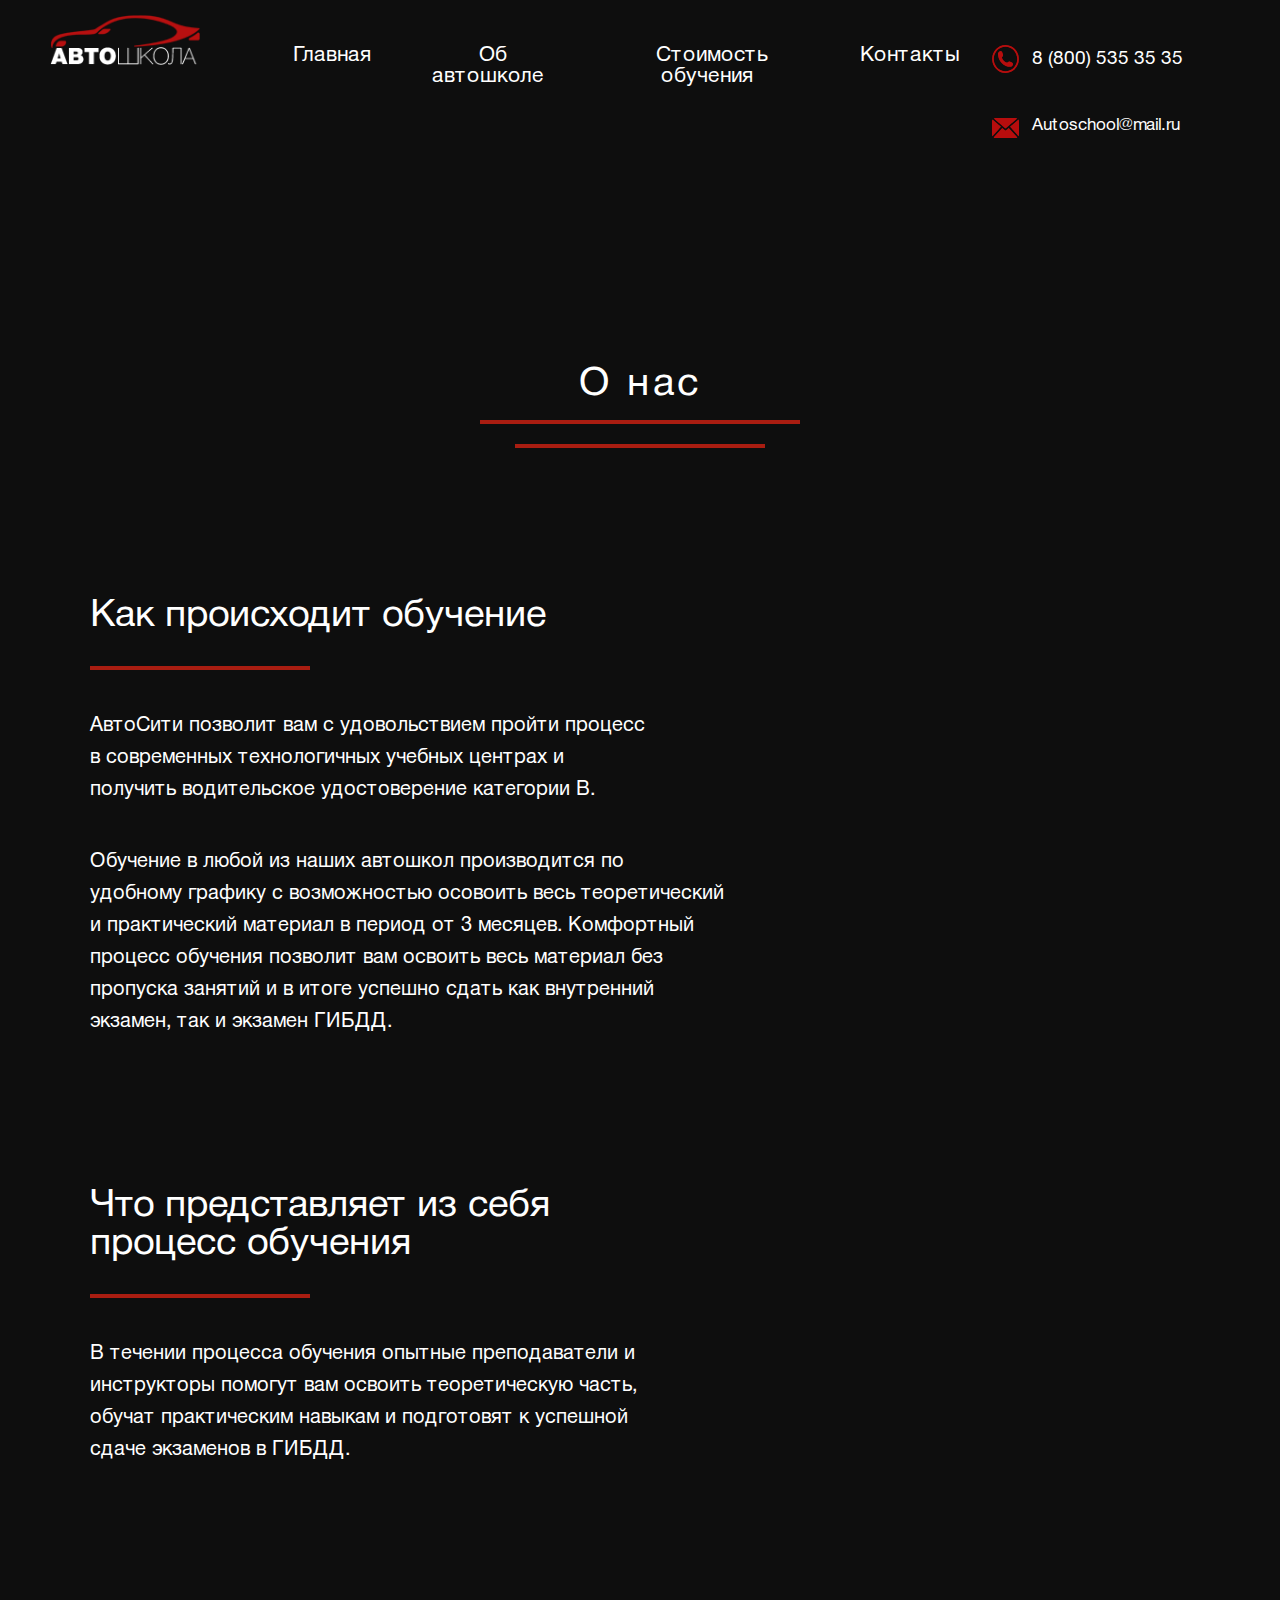
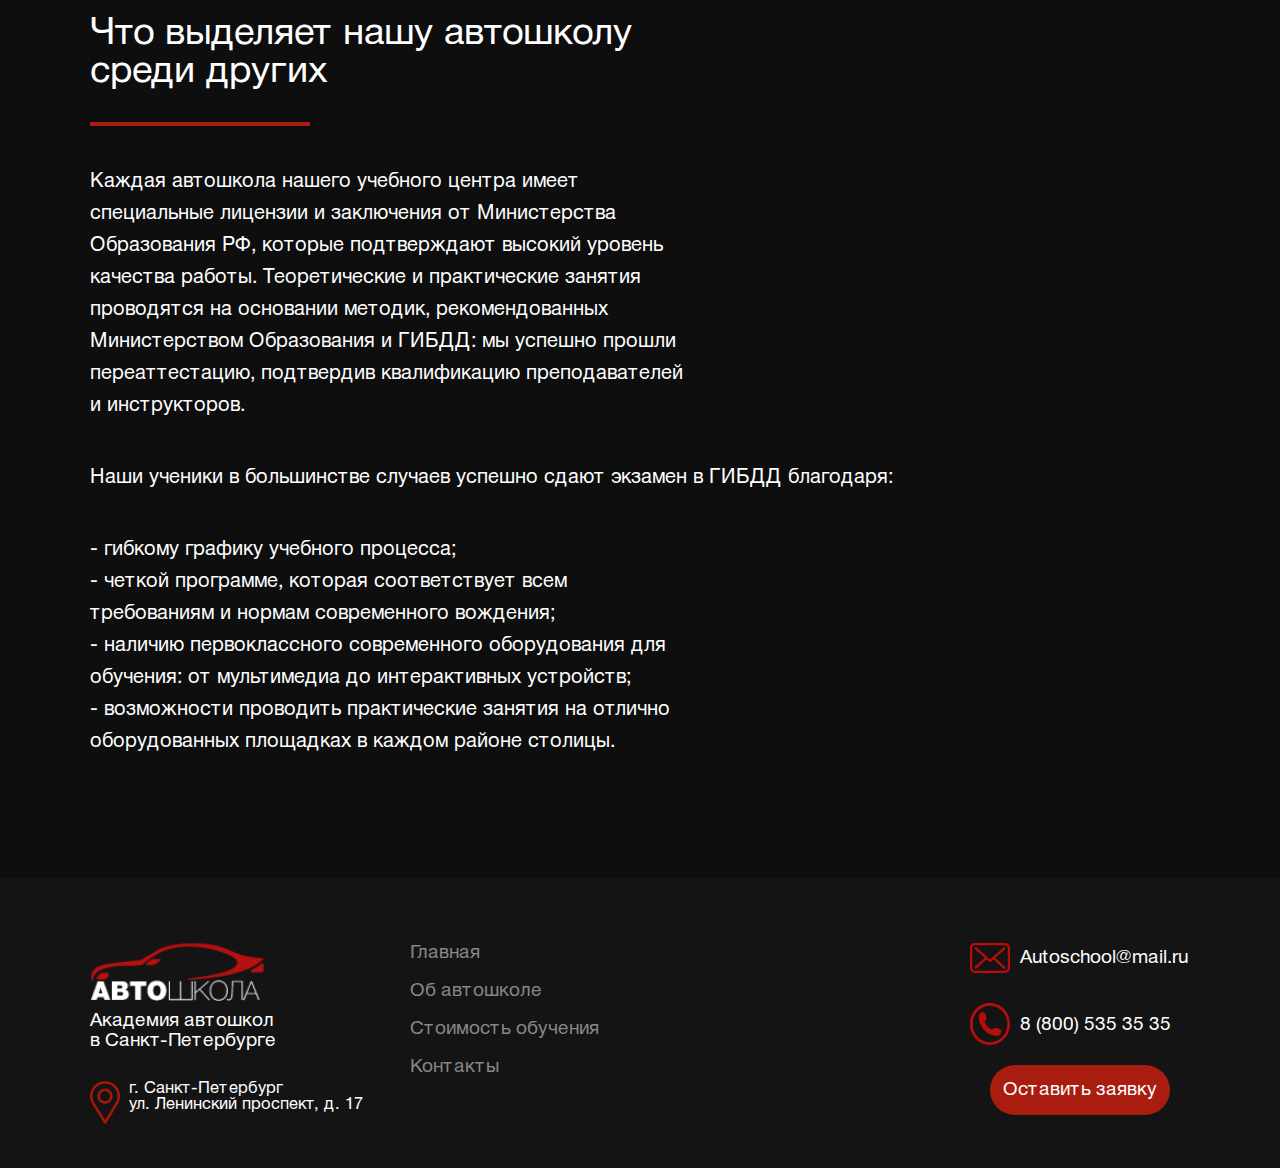
<file: html/about.html>
<!DOCTYPE html>
<html lang="ru">
<head>
	<meta charset="UTF-8">
	<title>Об автошколе</title>
	
	<link rel="shortcut icon" href="../favicon.ico" type="image/x-icon">
	<link rel="stylesheet" href="../fonts/fonts.css">
	<link rel="stylesheet" href="../css/mainstyles/main.css">
	<link rel="stylesheet" href="../css/mainstyles/elements.css">
	<link rel="stylesheet" href="../css/mainstyles/ad-elements.css">
	<link rel="stylesheet" href="../css/mainstyles/ad-main.css">
	<link rel="stylesheet" href="../css/mainstyles/header.css">
	<link rel="stylesheet" href="../css/mainstyles/ad-header.css">
	<link rel="stylesheet" href="../css/about/style-about.css">
	<link rel="stylesheet" href="../css/about/ad-style-about.css">
	<link rel="stylesheet" href="../css/mainstyles/footer.css">
	<link rel="stylesheet" href="../css/mainstyles/ad-footer.css">



</head>
<body>
	<div class="show-indicator"></div>
	<div id="main-container">
		<header id="header-container">
			<div id="header">
				<div class="logo">
					<a href="../index.html"></a>
				</div>

				<div id="header-menu">
					<ol>
						<li><a href="../index.html">Главная</a></li>
						<li><a href="about.html">Об автошколе</a></li>
						<li><a href="cost-study-page.html">Стоимость обучения</a></li>
						<li><a href="contact-page.html">Контакты</a></li>
					</ol>
				</div>

				<div id="contact-information">
					
						<div id="header-phone">
							<div></div>
							<p>8 (800) 535 35 35</p>
							
						</div>

						<div id="header-mail">
							<div></div>
							<p>Autoschool@mail.ru</p>
							
						</div>				
				</div>
			</div>
		</header>


		<div id="content">
			<div id="about-us">
				<div class="label">О нас</div>
				<hr>
				<div id="how-study">
					<div class="label-for-about">Как происходит обучение</div>
					<hr>
					<p>АвтоСити позволит вам с удовольствием пройти процесс <br> в современных технологичных учебных центрах и<br> получить водительское удостоверение категории В.</p>

					<p>Обучение в любой из наших автошкол производится по <br> удобному графику с возможностью осовоить весь теоретический <br> и практический материал в период от 3 месяцев. Комфортный<br>
					процесс обучения позволит вам освоить весь материал без <br>
					пропуска занятий и в итоге успешно сдать как внутренний<br>
					экзамен, так и экзамен ГИБДД.</p>
				</div>

				<div id="what-study">
					<div class="label-for-about">Что представляет из себя<br> процесс обучения</div>
					<hr>
					<p>В течении процесса обучения опытные преподаватели и<br>
					 инструкторы помогут вам освоить теоретическую часть,<br>
					обучат практическим навыкам и подготовят к успешной <br>
					сдаче экзаменов в ГИБДД.
				</p>
				</div>

				<div id="what">
					<div class="label-for-about">Что выделяет нашу автошколу<br> среди других</div>
					<hr>
					<p>	Каждая автошкола нашего учебного центра имеет<br>
					 	специальные лицензии и заключения от Министерства<br>
					 	Образования РФ, которые подтверждают высокий уровень<br>
						качества работы. Теоретические и практические занятия<br>
					 	проводятся на основании методик, рекомендованных<br>
					  	Министерством Образования и ГИБДД: мы успешно прошли<br>
					    переаттестацию, подтвердив квалификацию преподавателей<br>
					    и инструкторов.</p>

					<p>Наши ученики в большинстве случаев успешно сдают экзамен в ГИБДД благодаря:</p>
					<p>	- гибкому графику учебного процесса;<br>
						- четкой программе, которая соответствует всем<br>
						 требованиям и нормам современного вождения;<br>
						-  наличию первоклассного современного оборудования для<br>
						 обучения: от мультимедиа до интерактивных устройств;<br>
						- возможности проводить практические занятия на отлично<br>
						 оборудованных площадках в каждом районе столицы.</p>
				</div>

			</div>
		</div>

		
	</div>

	<footer>
		<div id="footer-content">
			<div id="footer-location-logo">
				<div id="logo-cont">
					<div class="logo"></div>
					<p>Академия автошкол<br> в Санкт-Петербурге</p>
				</div>
				<div id="location">
					<div></div>
					<p>г. Санкт-Петербург<br>ул. Ленинский проспект, д. 17</p>
				</div>
			</div>
			<div id="footer-menu">
				<ol>
					<li><a href="../index.html">Главная</a></li>
					<li><a href="about.html">Об автошколе</a></li>
					<li><a href="cost-study-page.html">Стоимость обучения</a></li>
					<li><a href="contact-page.html">Контакты</a></li>
				</ol>
			</div>
			<div id="footer-contact-information">
				
				<div id="footer-mail">
					<div></div>
					<p>Autoschool@mail.ru</p>
				</div>

				<div id="footer-phone">
					<div></div>
					<p>8 (800) 535 35 35</p>
				</div>					
				<div class="request-button" onclick="document.location='contact-page.html#form-and-map'">Оставить заявку</div>
			</div>
		</div>
	</footer>	
</body>
</html>
</file>
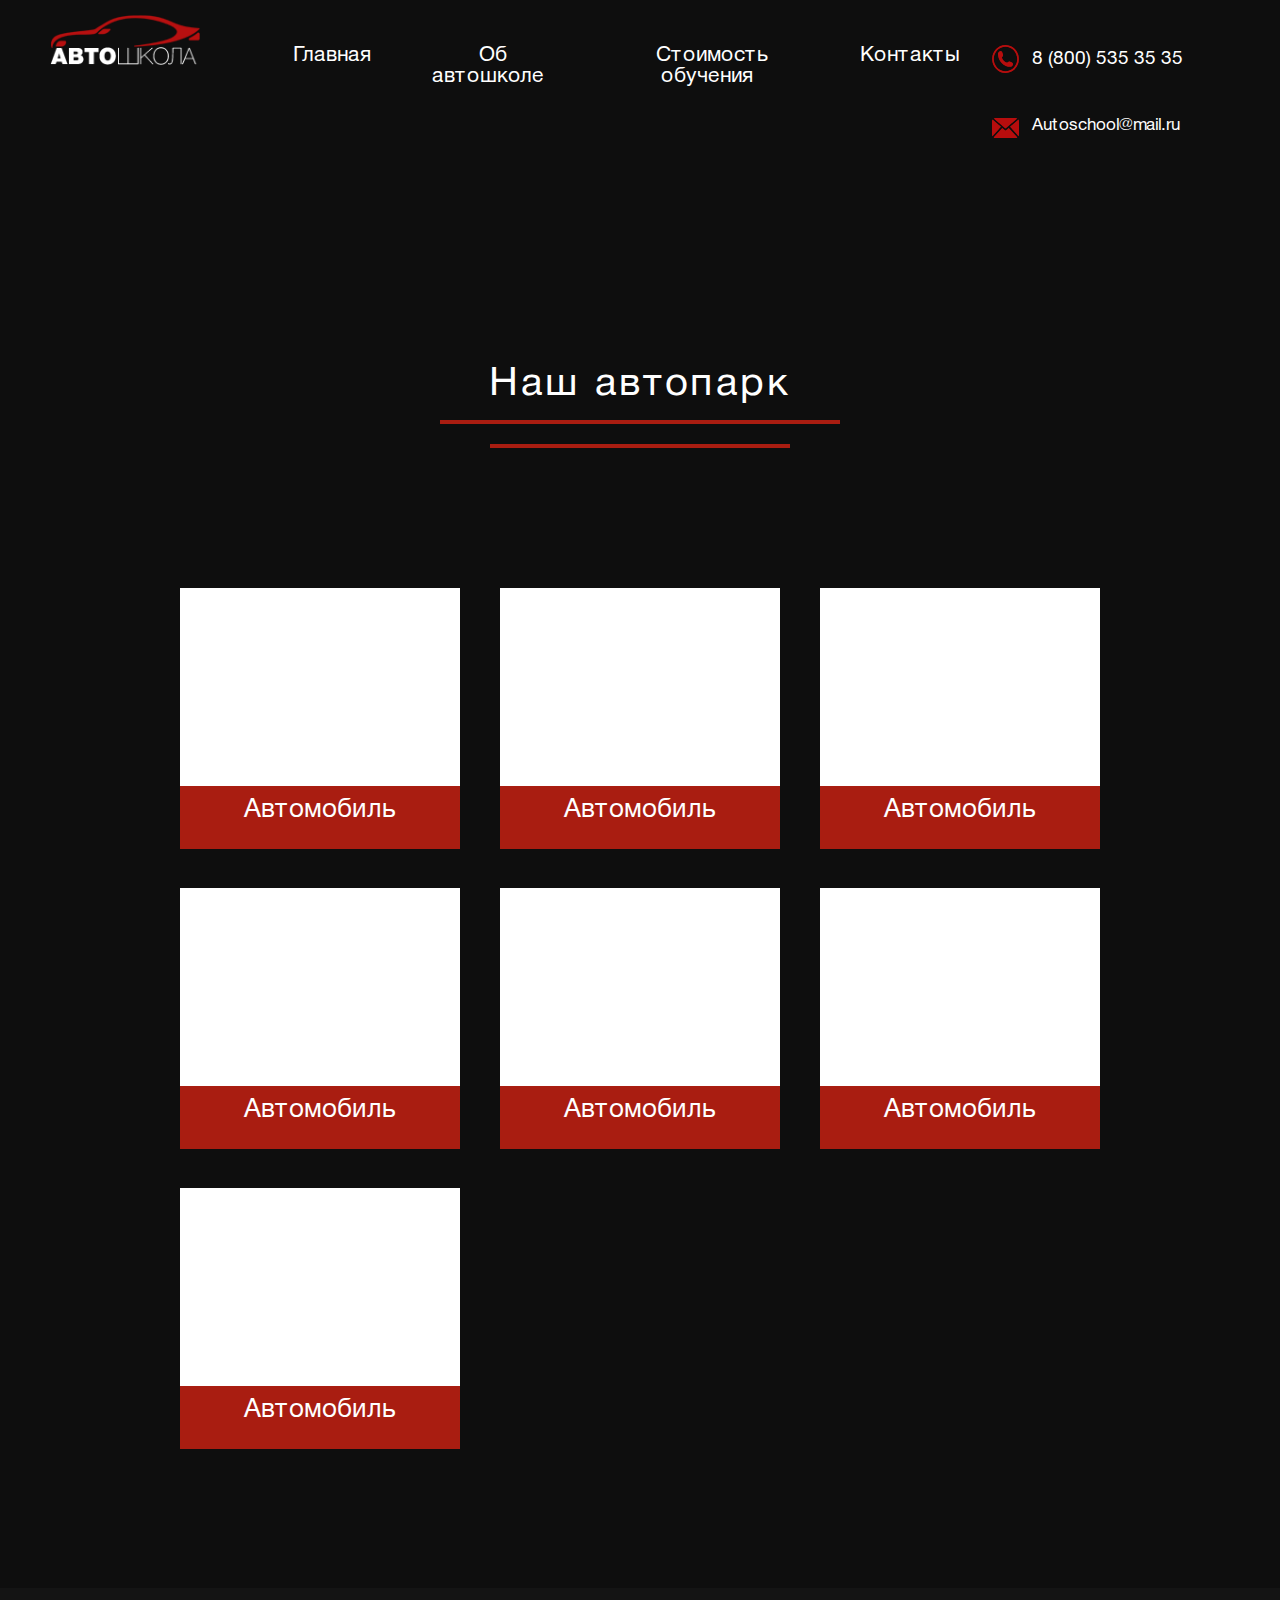
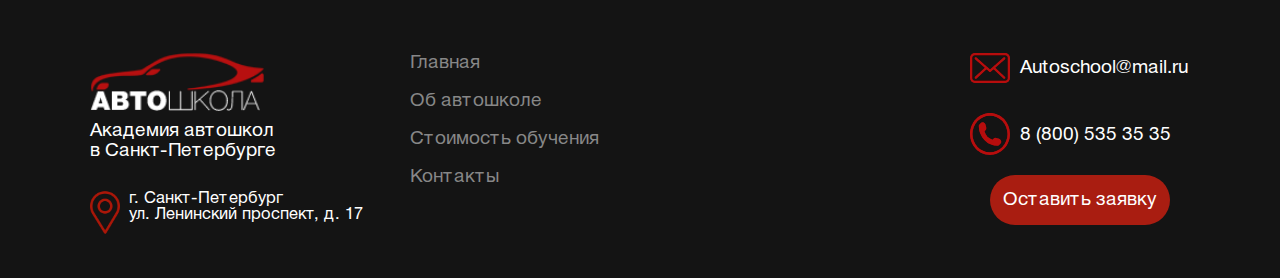
<file: html/autopark.html>
<!DOCTYPE html>
<html lang="ru">
<head>
	<meta charset="UTF-8">
	<title>Наш автопарк</title>

	<link rel="shortcut icon" href="../favicon.ico" type="image/x-icon">
	<link rel="stylesheet" href="../fonts/fonts.css">
	<link rel="stylesheet" href="../css/mainstyles/main.css">
	<link rel="stylesheet" href="../css/mainstyles/elements.css">
	<link rel="stylesheet" href="../css/mainstyles/ad-elements.css">
	<link rel="stylesheet" href="../css/mainstyles/ad-main.css">
	<link rel="stylesheet" href="../css/mainstyles/header.css">
	<link rel="stylesheet" href="../css/mainstyles/ad-header.css">
	<link rel="stylesheet" href="../css/autopark/style-autopark.css">
	<link rel="stylesheet" href="../css/autopark/ad-style-autopark.css">
	<link rel="stylesheet" href="../css/mainstyles/footer.css">
	<link rel="stylesheet" href="../css/mainstyles/ad-footer.css">



</head>
<body>
	<div class="show-indicator"></div>
	<div id="main-container">
		<header id="header-container">
			<div id="header">
				<div class="logo">
					<a href="../index.html"></a>
				</div>

				<div id="header-menu">
					<ol>
						<li><a href="../index.html">Главная</a></li>
						<li><a href="about.html">Об автошколе</a></li>
						<li><a href="cost-study-page.html">Стоимость обучения</a></li>
						<li><a href="contact-page.html">Контакты</a></li>
					</ol>
				</div>

				<div id="contact-information">
					
						<div id="header-phone">
							<div></div>
							<p>8 (800) 535 35 35</p>
							
						</div>

						<div id="header-mail">
							<div></div>
							<p>Autoschool@mail.ru</p>
							
						</div>				
				</div>
			</div>
		</header>

		<div id="content">
			<div class="label">Наш автопарк</div>
			<hr>
			<div id="autopark-list">
				<div class="item">
					<div class="img"></div>
					<div class="name">Автомобиль</div>
				</div>
				<div class="item">
					<div class="img"></div>
					<div class="name">Автомобиль</div>
				</div>
				<div class="item">
					<div class="img"></div>
					<div class="name">Автомобиль</div>
				</div>
				<div class="item">
					<div class="img"></div>
					<div class="name">Автомобиль</div>
				</div>
				<div class="item">
					<div class="img"></div>
					<div class="name">Автомобиль</div>
				</div>
				<div class="item">
					<div class="img"></div>
					<div class="name">Автомобиль</div>
				</div>	
				<div class="item">
					<div class="img"></div>
					<div class="name">Автомобиль</div>
				</div>					
			</div>
		</div>

		
	</div>

	<footer>
		<div id="footer-content">
			<div id="footer-location-logo">
				<div id="logo-cont">
					<div class="logo"></div>
					<p>Академия автошкол<br> в Санкт-Петербурге</p>
				</div>
				<div id="location">
					<div></div>
					<p>г. Санкт-Петербург<br>ул. Ленинский проспект, д. 17</p>
				</div>
			</div>
			<div id="footer-menu">
				<ol>
					<li><a href="../index.html">Главная</a></li>
					<li><a href="about.html">Об автошколе</a></li>
					<li><a href="cost-study-page.html">Стоимость обучения</a></li>
					<li><a href="contact-page.html">Контакты</a></li>
				</ol>
			</div>
			<div id="footer-contact-information">
				
				<div id="footer-mail">
					<div></div>
					<p>Autoschool@mail.ru</p>
				</div>

				<div id="footer-phone">
					<div></div>
					<p>8 (800) 535 35 35</p>
				</div>					
				<div class="request-button" onclick="document.location='contact-page.html#form-and-map'">Оставить заявку</div>
			</div>
		</div>
	</footer>	
</body>
</html>
</file>
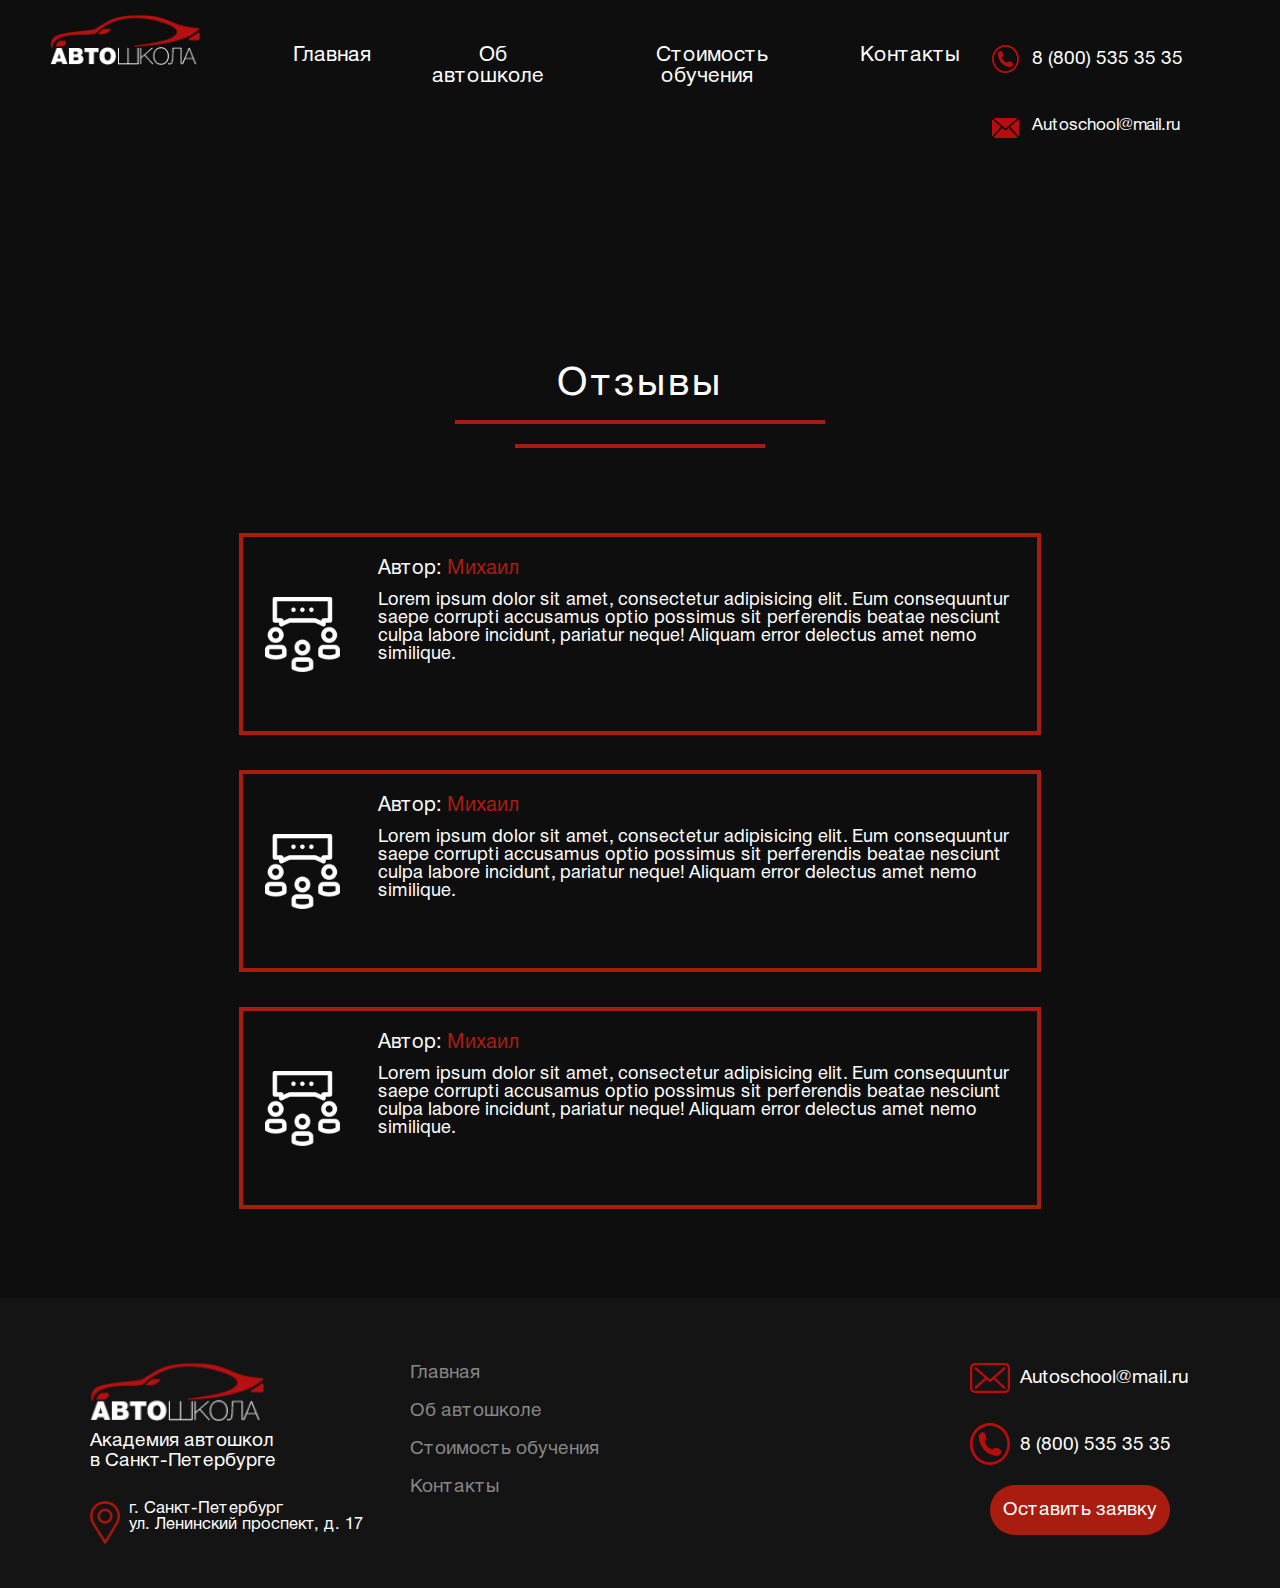
<file: html/comment.html>
<!DOCTYPE html>
<html lang="ru">
<head>
	<meta charset="UTF-8">
	<title>Отзывы</title>

	<link rel="shortcut icon" href="../favicon.ico" type="image/x-icon">
	<link rel="stylesheet" href="../fonts/fonts.css">
	<link rel="stylesheet" href="../css/mainstyles/main.css">
	<link rel="stylesheet" href="../css/mainstyles/elements.css">
	<link rel="stylesheet" href="../css/mainstyles/ad-elements.css">
	<link rel="stylesheet" href="../css/mainstyles/ad-main.css">
	<link rel="stylesheet" href="../css/mainstyles/header.css">
	<link rel="stylesheet" href="../css/mainstyles/ad-header.css">
	<link rel="stylesheet" href="../css/comment/style-comment.css">
	<link rel="stylesheet" href="../css/comment/ad-style-comment.css">
	<link rel="stylesheet" href="../css/mainstyles/footer.css">
	<link rel="stylesheet" href="../css/mainstyles/ad-footer.css">
</head>
<body>
	<div class="show-indicator"></div>
	<div id="main-container">
		<header id="header-container">
			<div id="header">
				<div class="logo">
					<a href="../index.html"></a>
				</div>

				<div id="header-menu">
					<ol>
						<li><a href="../index.html">Главная</a></li>
						<li><a href="about.html">Об автошколе</a></li>
						<li><a href="cost-study-page.html">Стоимость обучения</a></li>
						<li><a href="contact-page.html">Контакты</a></li>
					</ol>
				</div>

				<div id="contact-information">
					
						<div id="header-phone">
							<div></div>
							<p>8 (800) 535 35 35</p>
							
						</div>

						<div id="header-mail">
							<div></div>
							<p>Autoschool@mail.ru</p>
							
						</div>				
				</div>
			</div>
		</header>

		<div id="content">
			<div class="label">Отзывы</div>
			<hr>
			<div id="comments">
				<div class="comment-item">
					<div class="icon"></div>
					<div class="text">
						<div class="name"><p>Автор: <span>Михаил</span></p></div>
						<div class="comment-text">
							<p>	Lorem ipsum dolor sit amet, consectetur adipisicing elit. Eum consequuntur saepe corrupti accusamus optio possimus sit perferendis beatae nesciunt culpa labore incidunt, pariatur neque! Aliquam error delectus amet nemo similique.</p>
						</div>
						<div class="clear"></div>						
					</div>
				</div>

				<div class="comment-item">
					<div class="icon"></div>
					<div class="text">
						<div class="name"><p>Автор: <span>Михаил</span></p></div>
						<div class="comment-text">
							<p>	Lorem ipsum dolor sit amet, consectetur adipisicing elit. Eum consequuntur saepe corrupti accusamus optio possimus sit perferendis beatae nesciunt culpa labore incidunt, pariatur neque! Aliquam error delectus amet nemo similique.</p>
						</div>
						<div class="clear"></div>						
					</div>
				</div>

				<div class="comment-item">
					<div class="icon"></div>
					<div class="text">
						<div class="name"><p>Автор: <span>Михаил</span></p></div>
						<div class="comment-text">
							<p>	Lorem ipsum dolor sit amet, consectetur adipisicing elit. Eum consequuntur saepe corrupti accusamus optio possimus sit perferendis beatae nesciunt culpa labore incidunt, pariatur neque! Aliquam error delectus amet nemo similique.</p>
						</div>
						<div class="clear"></div>						
					</div>
				</div>
			</div>

		</div>

		
	</div>

	<footer>
		<div id="footer-content">
			<div id="footer-location-logo">
				<div id="logo-cont">
					<div class="logo"></div>
					<p>Академия автошкол<br> в Санкт-Петербурге</p>
				</div>
				<div id="location">
					<div></div>
					<p>г. Санкт-Петербург<br>ул. Ленинский проспект, д. 17</p>
				</div>
			</div>
			<div id="footer-menu">
				<ol>
					<li><a href="../index.html">Главная</a></li>
					<li><a href="about.html">Об автошколе</a></li>
					<li><a href="cost-study-page.html">Стоимость обучения</a></li>
					<li><a href="contact-page.html">Контакты</a></li>
				</ol>
			</div>
			<div id="footer-contact-information">
				
				<div id="footer-mail">
					<div></div>
					<p>Autoschool@mail.ru</p>
				</div>

				<div id="footer-phone">
					<div></div>
					<p>8 (800) 535 35 35</p>
				</div>					
				<div class="request-button" onclick="document.location='contact-page.html#form-and-map'">Оставить заявку</div>
			</div>
		</div>
	</footer>	
</body>
</html>
</file>
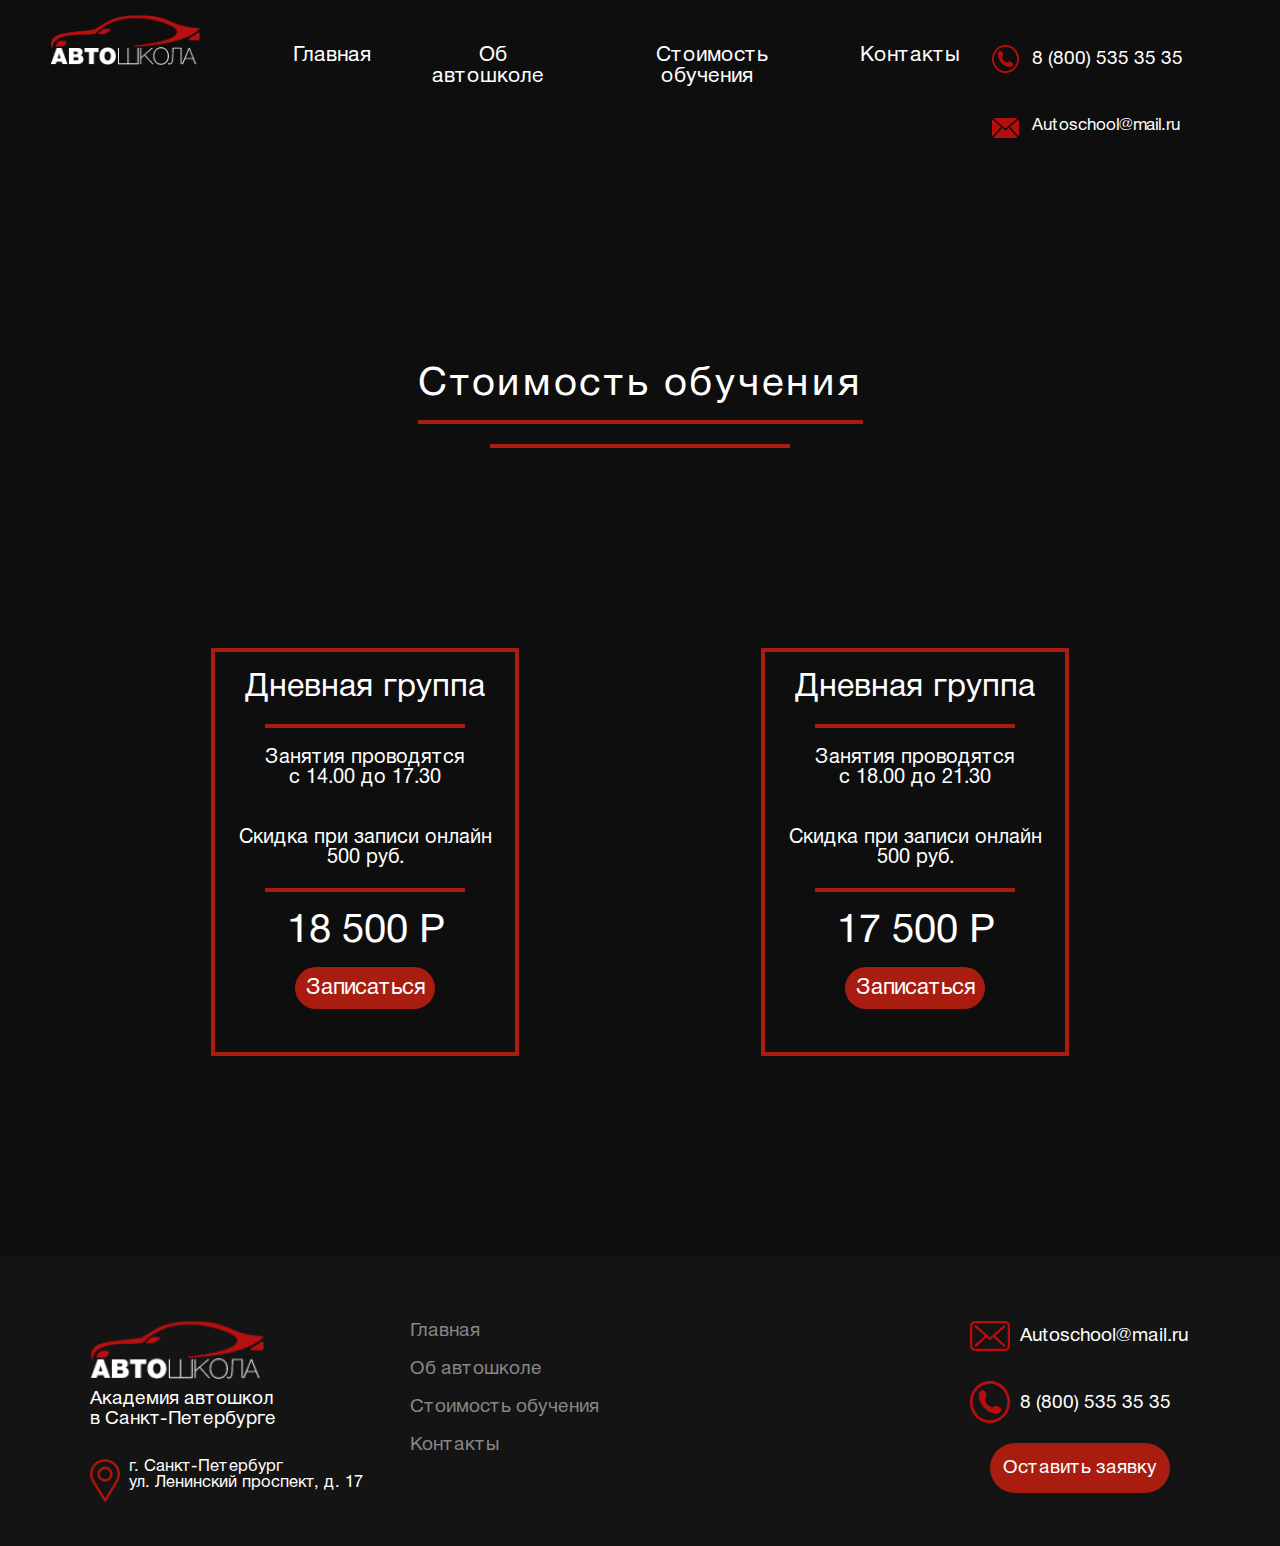
<file: html/cost-study-page.html>
<!DOCTYPE html>
<html lang="ru">
<head>
	<meta charset="UTF-8">
	<title>Стоимость обучения</title>
	
	<link rel="shortcut icon" href="../favicon.ico" type="image/x-icon">
	<link rel="stylesheet" href="../fonts/fonts.css">
	<link rel="stylesheet" href="../css/mainstyles/main.css">
	<link rel="stylesheet" href="../css/mainstyles/elements.css">
	<link rel="stylesheet" href="../css/mainstyles/ad-elements.css">
	<link rel="stylesheet" href="../css/mainstyles/ad-main.css">
	<link rel="stylesheet" href="../css/mainstyles/header.css">
	<link rel="stylesheet" href="../css/mainstyles/ad-header.css">
	<link rel="stylesheet" href="../css/cost-page/style-cost-page.css">
	<link rel="stylesheet" href="../css/cost-page/ad-style-cost-page.css">
	<link rel="stylesheet" href="../css/mainstyles/footer.css">
	<link rel="stylesheet" href="../css/mainstyles/ad-footer.css">

</head>
<body>
	<div class="show-indicator"></div>
	<div id="main-container">
		<header id="header-container">
			<div id="header">
				<div class="logo">
					<a href="../index.html"></a>
				</div>

				<div id="header-menu">
					<ol>
						<li><a href="../index.html">Главная</a></li>
						<li><a href="about.html">Об автошколе</a></li>
						<li><a href="cost-study-page.html">Стоимость обучения</a></li>
						<li><a href="contact-page.html">Контакты</a></li>
					</ol>
				</div>

				<div id="contact-information">
					
						<div id="header-phone">
							<div></div>
							<p>8 (800) 535 35 35</p>
							
						</div>

						<div id="header-mail">
							<div></div>
							<p>Autoschool@mail.ru</p>
							
						</div>				
				</div>
			</div>
		</header>

		<div id="content">
			<div class="label">Стоимость обучения</div>
			<hr>
			<div id="groups">
				<div class="card">
					<h2>Дневная группа</h2>
					<hr>
					<p>
						Занятия проводятся<br>с 14.00 до 17.30
						<br>
						<br>
						<br>
						Скидка при записи онлайн<br>500 руб.
					</p>
					<hr>
					<h3>18 500 Р</h3>
					<div class="request-button" onclick="document.location='contact-page.html#form-and-map&type=2'">Записаться</div>
				</div>
				
				<div class="card">
					<h2>Дневная группа</h2>
					<hr>
					<p>
						Занятия проводятся<br>с 18.00 до 21.30
						<br>
						<br>
						<br>
						Скидка при записи онлайн<br>500 руб.
					</p>
					<hr>
					<h3>17 500 Р</h3>
					<div class="request-button" onclick="document.location='contact-page.html#form-and-map&type=2'">Записаться</div>
				</div>
			</div>
			
		</div>

		
	</div>

	<footer>
		<div id="footer-content">
			<div id="footer-location-logo">
				<div id="logo-cont">
					<div class="logo"></div>
					<p>Академия автошкол<br> в Санкт-Петербурге</p>
				</div>
				<div id="location">
					<div></div>
					<p>г. Санкт-Петербург<br>ул. Ленинский проспект, д. 17</p>
				</div>
			</div>
			<div id="footer-menu">
				<ol>
					<li><a href="../index.html">Главная</a></li>
					<li><a href="about.html">Об автошколе</a></li>
					<li><a href="cost-study-page.html">Стоимость обучения</a></li>
					<li><a href="contact-page.html">Контакты</a></li>
				</ol>
			</div>
			<div id="footer-contact-information">
				
				<div id="footer-mail">
					<div></div>
					<p>Autoschool@mail.ru</p>
				</div>

				<div id="footer-phone">
					<div></div>
					<p>8 (800) 535 35 35</p>
				</div>					
				<div class="request-button" onclick="document.location='contact-page.html#form-and-map'">Оставить заявку</div>
			</div>
		</div>
	</footer>	
</body>
</html>
</file>
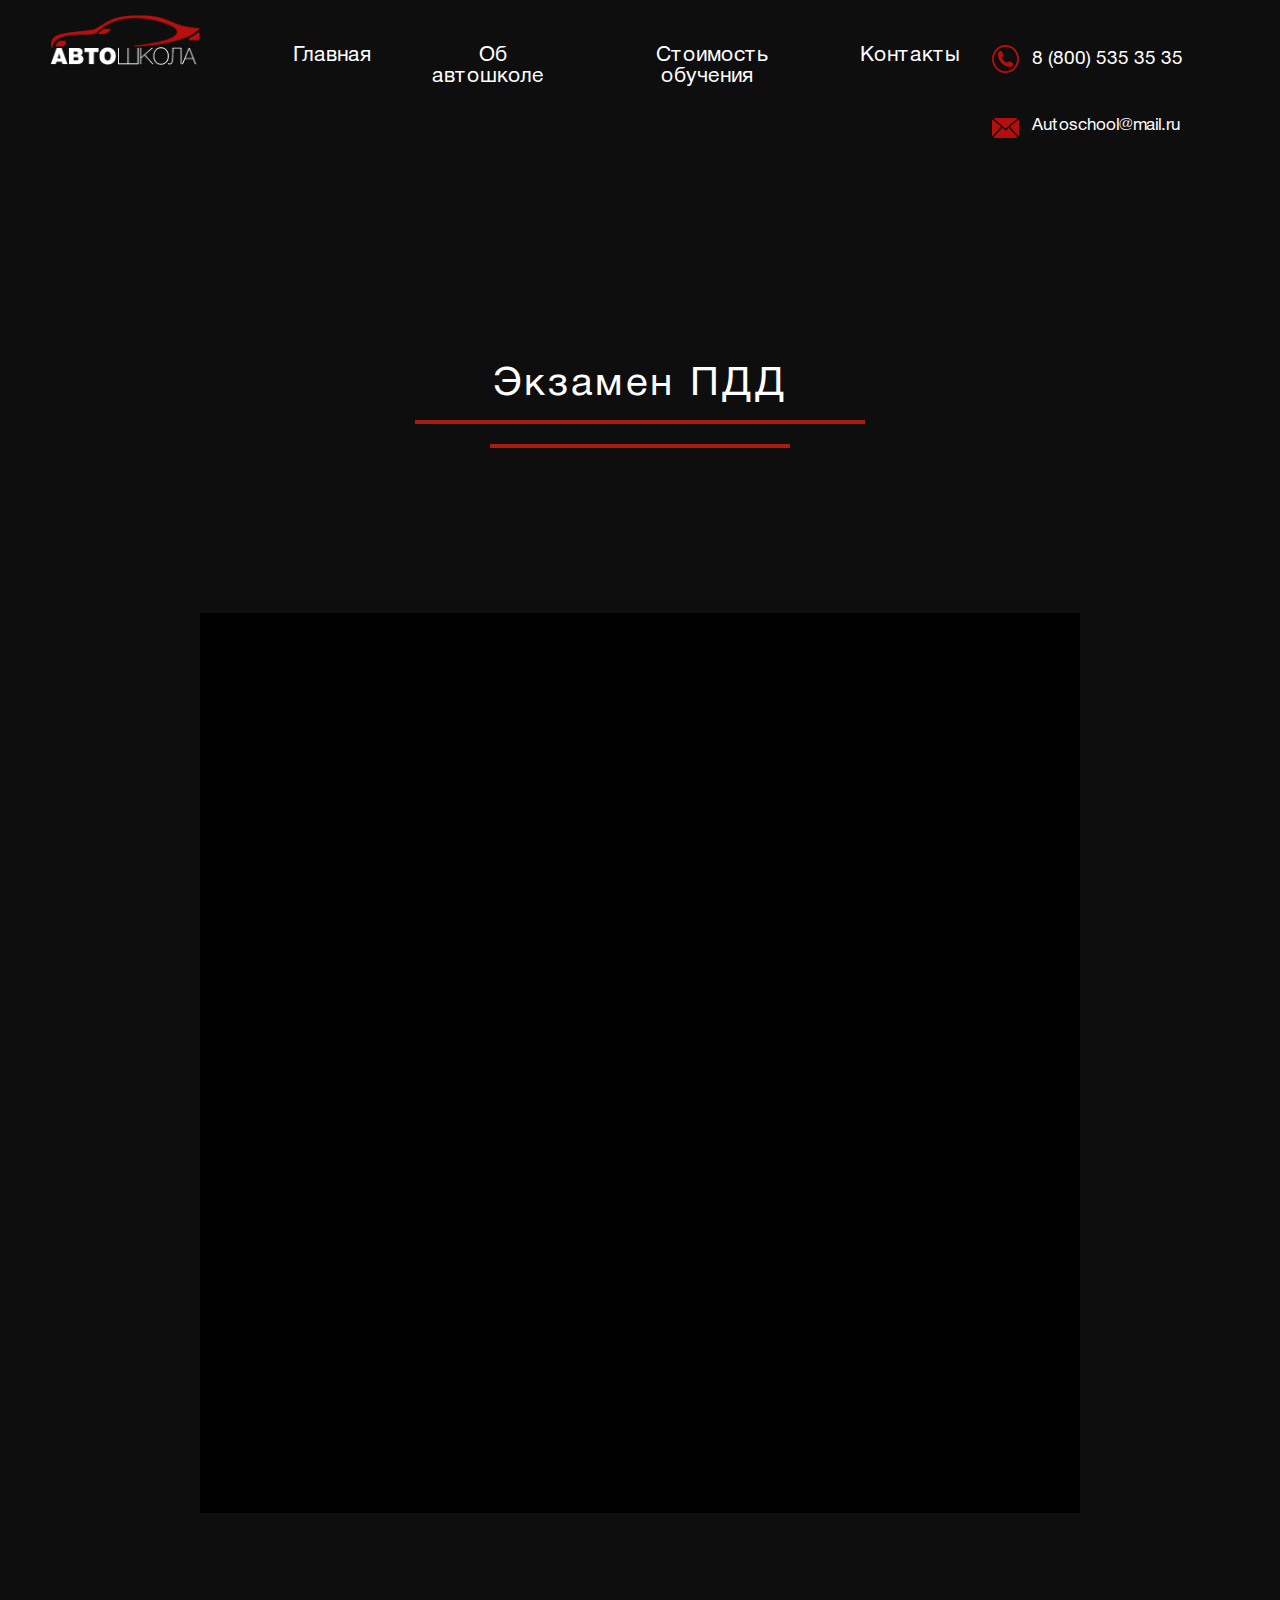
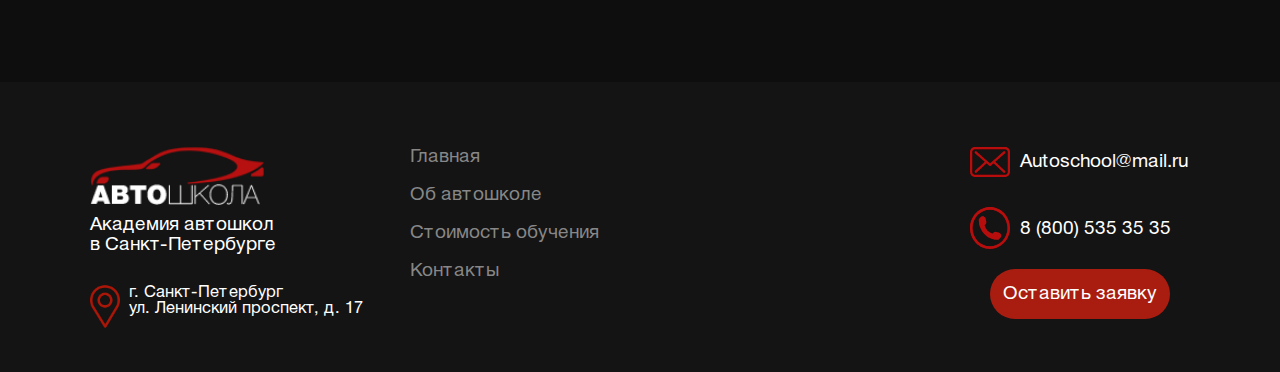
<file: html/exampdd.html>
<!DOCTYPE html>
<html lang="ru">
<head>
	<meta charset="UTF-8">
	<title>Экзамен ПДД</title>

	<link rel="shortcut icon" href="../favicon.ico" type="image/x-icon">
	<link rel="stylesheet" href="../fonts/fonts.css">
	<link rel="stylesheet" href="../css/mainstyles/main.css">
	<link rel="stylesheet" href="../css/mainstyles/elements.css">
	<link rel="stylesheet" href="../css/mainstyles/ad-elements.css">
	<link rel="stylesheet" href="../css/mainstyles/ad-main.css">
	<link rel="stylesheet" href="../css/mainstyles/header.css">
	<link rel="stylesheet" href="../css/mainstyles/ad-header.css">
	<link rel="stylesheet" href="../css/exampdd/style-exampdd.css">
	<link rel="stylesheet" href="../css/exampdd/ad-style-exampdd.css">
	<link rel="stylesheet" href="../css/mainstyles/footer.css">
	<link rel="stylesheet" href="../css/mainstyles/ad-footer.css">
</head>
<body>
	<div class="show-indicator"></div>
	<div id="main-container">
		<header id="header-container">
			<div id="header">
				<div class="logo">
					<a href="../index.html"></a>
				</div>

				<div id="header-menu">
					<ol>
						<li><a href="../index.html">Главная</a></li>
						<li><a href="about.html">Об автошколе</a></li>
						<li><a href="cost-study-page.html">Стоимость обучения</a></li>
						<li><a href="contact-page.html">Контакты</a></li>
					</ol>
				</div>

				<div id="contact-information">
					
						<div id="header-phone">
							<div></div>
							<p>8 (800) 535 35 35</p>
							
						</div>

						<div id="header-mail">
							<div></div>
							<p>Autoschool@mail.ru</p>
							
						</div>				
				</div>
			</div>
		</header>

		<div id="content">
			<div class="label">Экзамен ПДД</div>
			<hr>
			<div id="test">
				<iframe  seamless  src="https://examenpdd.com"></iframe>
			</div>
			
		</div>

		
	</div>

	<footer>
		<div id="footer-content">
			<div id="footer-location-logo">
				<div id="logo-cont">
					<div class="logo"></div>
					<p>Академия автошкол<br> в Санкт-Петербурге</p>
				</div>
				<div id="location">
					<div></div>
					<p>г. Санкт-Петербург<br>ул. Ленинский проспект, д. 17</p>
				</div>
			</div>
			<div id="footer-menu">
				<ol>
					<li><a href="../index.html">Главная</a></li>
					<li><a href="about.html">Об автошколе</a></li>
					<li><a href="cost-study-page.html">Стоимость обучения</a></li>
					<li><a href="contact-page.html">Контакты</a></li>
				</ol>
			</div>
			<div id="footer-contact-information">
				
				<div id="footer-mail">
					<div></div>
					<p>Autoschool@mail.ru</p>
				</div>

				<div id="footer-phone">
					<div></div>
					<p>8 (800) 535 35 35</p>
				</div>					
				<div class="request-button" onclick="document.location='contact-page.html#form-and-map'">Оставить заявку</div>
			</div>
		</div>
	</footer>	
</body>
</html>
</file>
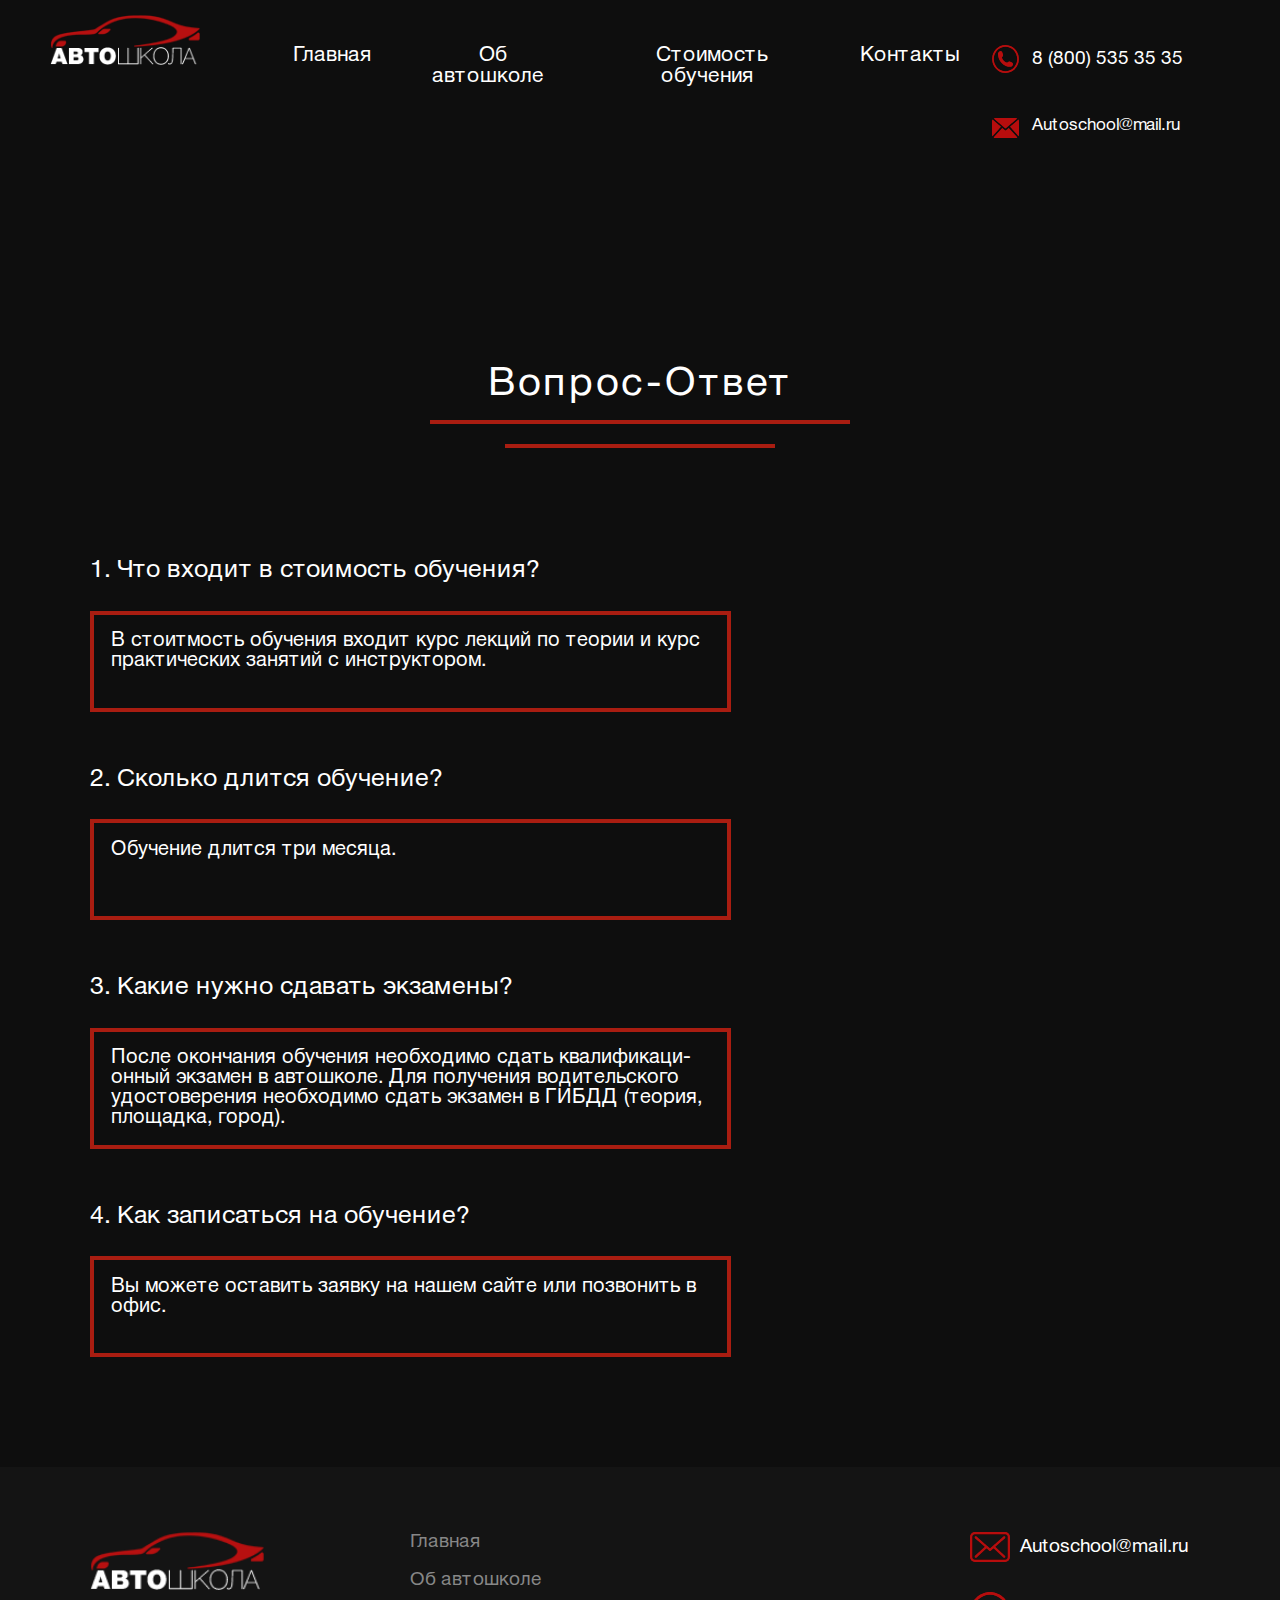
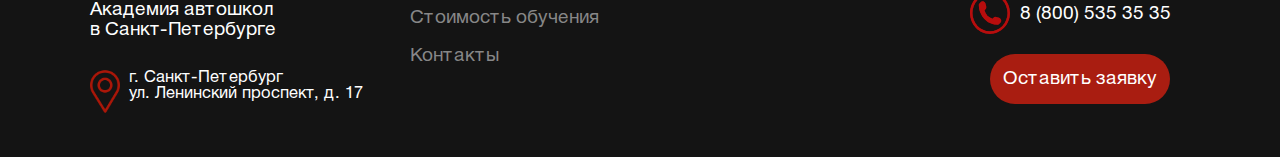
<file: html/faq.html>
<!DOCTYPE html>
<html lang="ru">
<head>
	<meta charset="UTF-8">
	<title>Вопрос-Ответ</title>
	
	<link rel="shortcut icon" href="../favicon.ico" type="image/x-icon">
	<link rel="stylesheet" href="../fonts/fonts.css">
	<link rel="stylesheet" href="../css/mainstyles/main.css">
	<link rel="stylesheet" href="../css/mainstyles/elements.css">
	<link rel="stylesheet" href="../css/mainstyles/ad-elements.css">
	<link rel="stylesheet" href="../css/mainstyles/ad-main.css">
	<link rel="stylesheet" href="../css/mainstyles/header.css">
	<link rel="stylesheet" href="../css/mainstyles/ad-header.css">
	<link rel="stylesheet" href="../css/faq/style-faq.css">
	<link rel="stylesheet" href="../css/faq/ad-style-faq.css">
	<link rel="stylesheet" href="../css/mainstyles/footer.css">
	<link rel="stylesheet" href="../css/mainstyles/ad-footer.css">
	
</head>
<body>
	<div class="show-indicator"></div>
	<div id="main-container">
		<header id="header-container">
			<div id="header">
				<div class="logo">
					<a href="../index.html"></a>
				</div>

				<div id="header-menu">
					<ol>
						<li><a href="../index.html">Главная</a></li>
						<li><a href="about.html">Об автошколе</a></li>
						<li><a href="cost-study-page.html">Стоимость обучения</a></li>
						<li><a href="contact-page.html">Контакты</a></li>
					</ol>
				</div>

				<div id="contact-information">
					
						<div id="header-phone">
							<div></div>
							<p>8 (800) 535 35 35</p>
							
						</div>

						<div id="header-mail">
							<div></div>
							<p>Autoschool@mail.ru</p>
							
						</div>				
				</div>
			</div>
		</header>
		<div id="content">
			<div class="label">Вопрос-Ответ</div>
			<hr>
			<div id="faq-list">
				<ol>
					<li>
						Что входит в стоимость обучения?
						<div class="answer">
							<p>В стоитмость обучения входит курс лекций по теории и курс практических занятий с инструктором.</p>
						</div>
					</li>

					<li>
						Сколько длится обучение?
						<div class="answer">
							<p>Обучение длится три месяца.</p>
						</div>
					</li>


					<li>
						Какие нужно сдавать экзамены?
						<div class="answer">
							<p>После окончания обучения необходимо сдать квалификационный экзамен в автошколе. Для получения водительского удостоверения необходимо сдать экзамен в ГИБДД (теория, площадка, город).</p>
						</div>
					</li>


					<li>
						Как записаться на обучение?
						<div class="answer">
							<p>Вы можете оставить заявку на нашем сайте или позвонить в офис.</p>
						</div>
					</li>
				</ol>
			</div>
		</div>
	</div>

	

	<footer>
		<div id="footer-content">
			<div id="footer-location-logo">
				<div id="logo-cont">
					<div class="logo"></div>
					<p>Академия автошкол<br> в Санкт-Петербурге</p>
				</div>
				<div id="location">
					<div></div>
					<p>г. Санкт-Петербург<br>ул. Ленинский проспект, д. 17</p>
				</div>
			</div>
			<div id="footer-menu">
				<ol>
					<li><a href="../index.html">Главная</a></li>
					<li><a href="about.html">Об автошколе</a></li>
					<li><a href="cost-study-page.html">Стоимость обучения</a></li>
					<li><a href="contact-page.html">Контакты</a></li>
				</ol>
			</div>
			<div id="footer-contact-information">
				
				<div id="footer-mail">
					<div></div>
					<p>Autoschool@mail.ru</p>
				</div>

				<div id="footer-phone">
					<div></div>
					<p>8 (800) 535 35 35</p>
				</div>					
				<div class="request-button" onclick="document.location='contact-page.html#form-and-map'">Оставить заявку</div>
			</div>
		</div>
	</footer>	
</body>
</html>
</file>
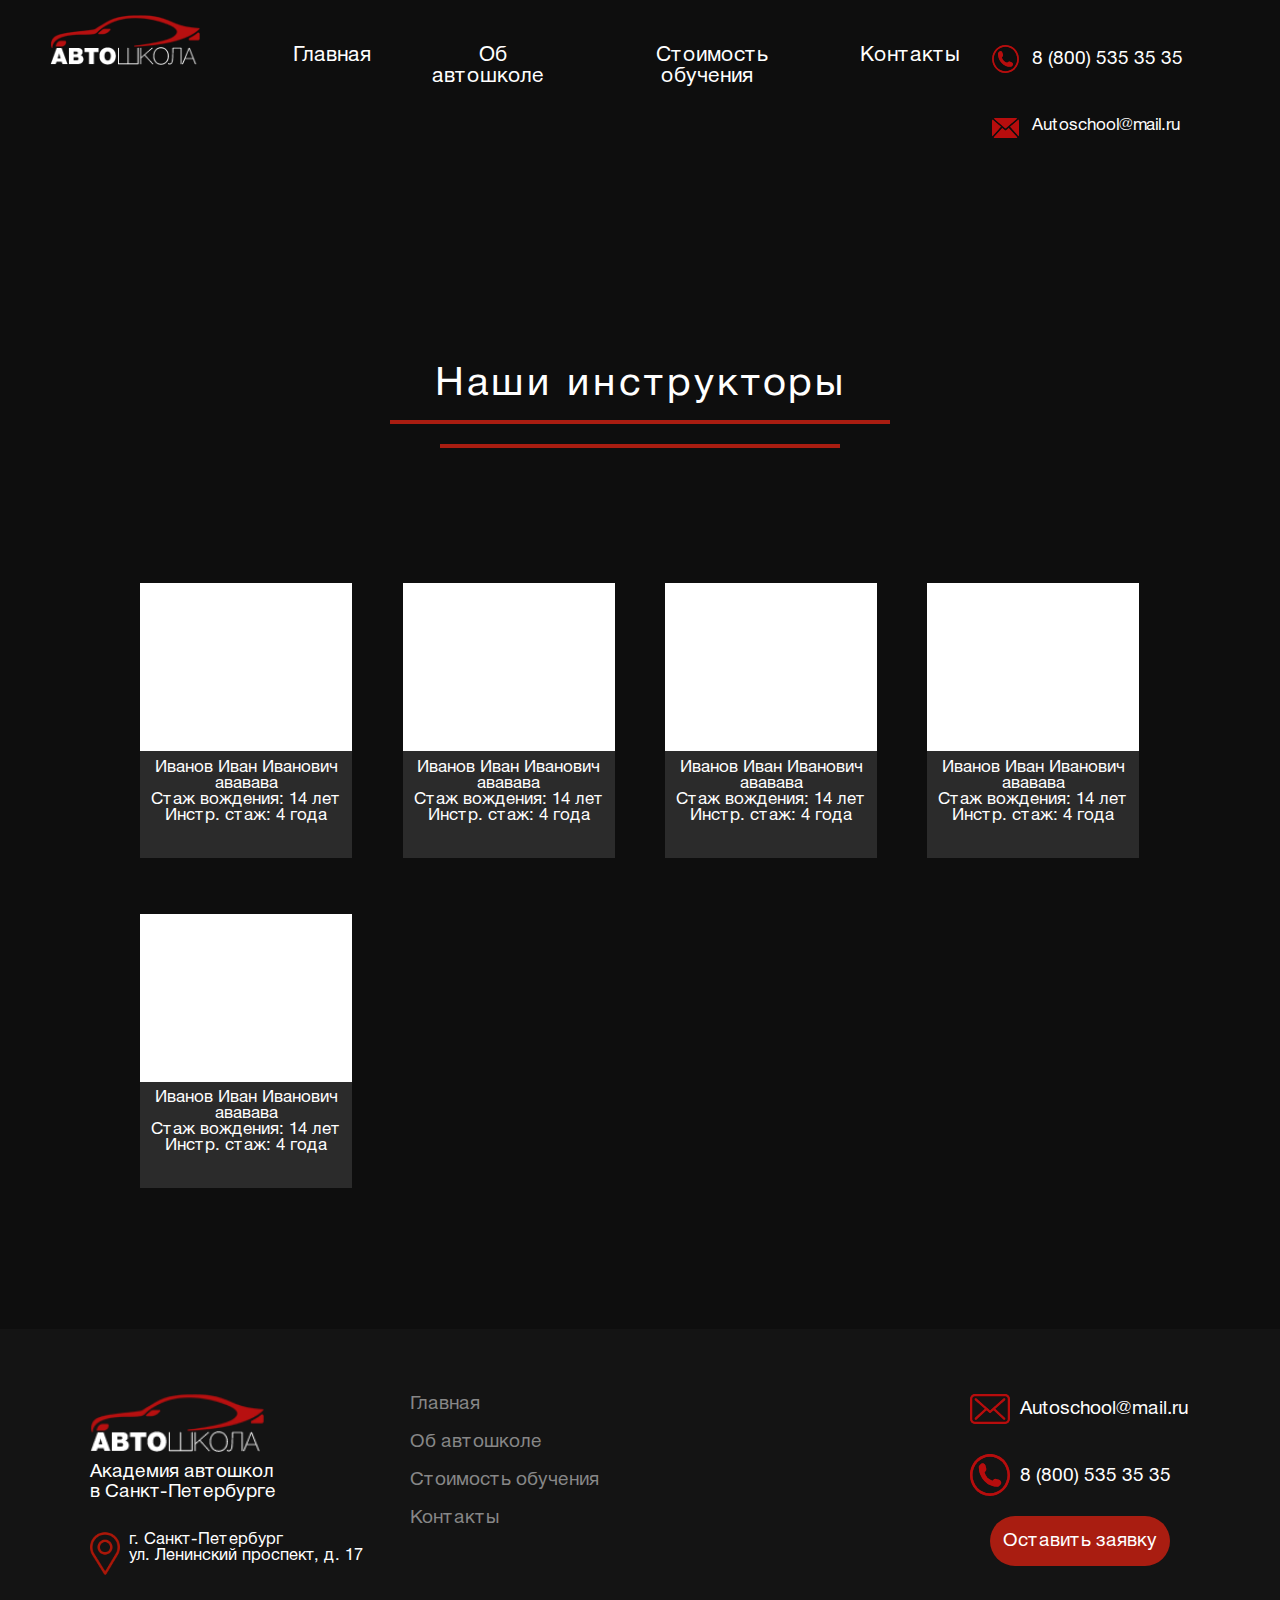
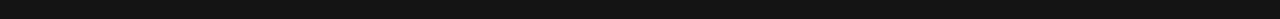
<file: html/instructors.html>
<!DOCTYPE html>
<html lang="ru">
<head>
	<meta charset="UTF-8">
	<title>Наши инструкторы</title>

	<link rel="shortcut icon" href="../favicon.ico" type="image/x-icon">
	<link rel="stylesheet" href="../fonts/fonts.css">
	<link rel="stylesheet" href="../css/mainstyles/main.css">
	<link rel="stylesheet" href="../css/mainstyles/elements.css">
	<link rel="stylesheet" href="../css/mainstyles/ad-elements.css">
	<link rel="stylesheet" href="../css/mainstyles/ad-main.css">
	<link rel="stylesheet" href="../css/mainstyles/header.css">
	<link rel="stylesheet" href="../css/mainstyles/ad-header.css">
	<link rel="stylesheet" href="../css/instructors/style-instructors.css">
	<link rel="stylesheet" href="../css/instructors/ad-style-instructors.css">
	<link rel="stylesheet" href="../css/mainstyles/footer.css">
	<link rel="stylesheet" href="../css/mainstyles/ad-footer.css">
	
</head>
<body>
	<div class="show-indicator"></div>
	<div id="main-container">
		<header id="header-container">
			<div id="header">
				<div class="logo">
					<a href="../index.html"></a>
				</div>

				<div id="header-menu">
					<ol>
						<li><a href="../index.html">Главная</a></li>
						<li><a href="about.html">Об автошколе</a></li>
						<li><a href="cost-study-page.html">Стоимость обучения</a></li>
						<li><a href="contact-page.html">Контакты</a></li>
					</ol>
				</div>

				<div id="contact-information">
					
						<div id="header-phone">
							<div></div>
							<p>8 (800) 535 35 35</p>
							
						</div>

						<div id="header-mail">
							<div></div>
							<p>Autoschool@mail.ru</p>
							
						</div>				
				</div>
			</div>
		</header>
	

	<div id="content">
		<div class="label">Наши инструкторы</div>
		<hr>
		<div id="instructors-list">
			<div class="item">
				<div class="img"></div>
				<div class="info">
					<p class="name">Иванов Иван Иванович ававава</p>
					<p>Стаж вождения: 14 лет</p>
					<p>Инстр. стаж: 4 года</p>
				</div>
			</div>

			<div class="item">
				<div class="img"></div>
				<div class="info">
					<p class="name">Иванов Иван Иванович ававава</p>
					<p>Стаж вождения: 14 лет</p>
					<p>Инстр. стаж: 4 года</p>
				</div>
			</div>

			<div class="item">
				<div class="img"></div>
				<div class="info">
					<p class="name">Иванов Иван Иванович ававава</p>
					<p>Стаж вождения: 14 лет</p>
					<p>Инстр. стаж: 4 года</p>
				</div>
			</div>

			<div class="item">
				<div class="img"></div>
				<div class="info">
					<p class="name">Иванов Иван Иванович ававава</p>
					<p>Стаж вождения: 14 лет</p>
					<p>Инстр. стаж: 4 года</p>
				</div>
			</div>

			<div class="item">
				<div class="img"></div>
				<div class="info">
					<p class="name">Иванов Иван Иванович ававава</p>
					<p>Стаж вождения: 14 лет</p>
					<p>Инстр. стаж: 4 года</p>
				</div>
			</div>

		</div>
	</div>
</div>
	
	<footer>
		<div id="footer-content">
			<div id="footer-location-logo">
				<div id="logo-cont">
					<div class="logo"></div>
					<p>Академия автошкол<br> в Санкт-Петербурге</p>
				</div>
				<div id="location">
					<div></div>
					<p>г. Санкт-Петербург<br>ул. Ленинский проспект, д. 17</p>
				</div>
			</div>
			<div id="footer-menu">
				<ol>
					<li><a href="../index.html">Главная</a></li>
					<li><a href="about.html">Об автошколе</a></li>
					<li><a href="cost-study-page.html">Стоимость обучения</a></li>
					<li><a href="contact-page.html">Контакты</a></li>
				</ol>
			</div>
			<div id="footer-contact-information">
				
				<div id="footer-mail">
					<div></div>
					<p>Autoschool@mail.ru</p>
				</div>

				<div id="footer-phone">
					<div></div>
					<p>8 (800) 535 35 35</p>
				</div>					
				<div class="request-button" onclick="document.location='contact-page.html#form-and-map'">Оставить заявку</div>
			</div>
		</div>
	</footer>	
</body>
</html>
</file>
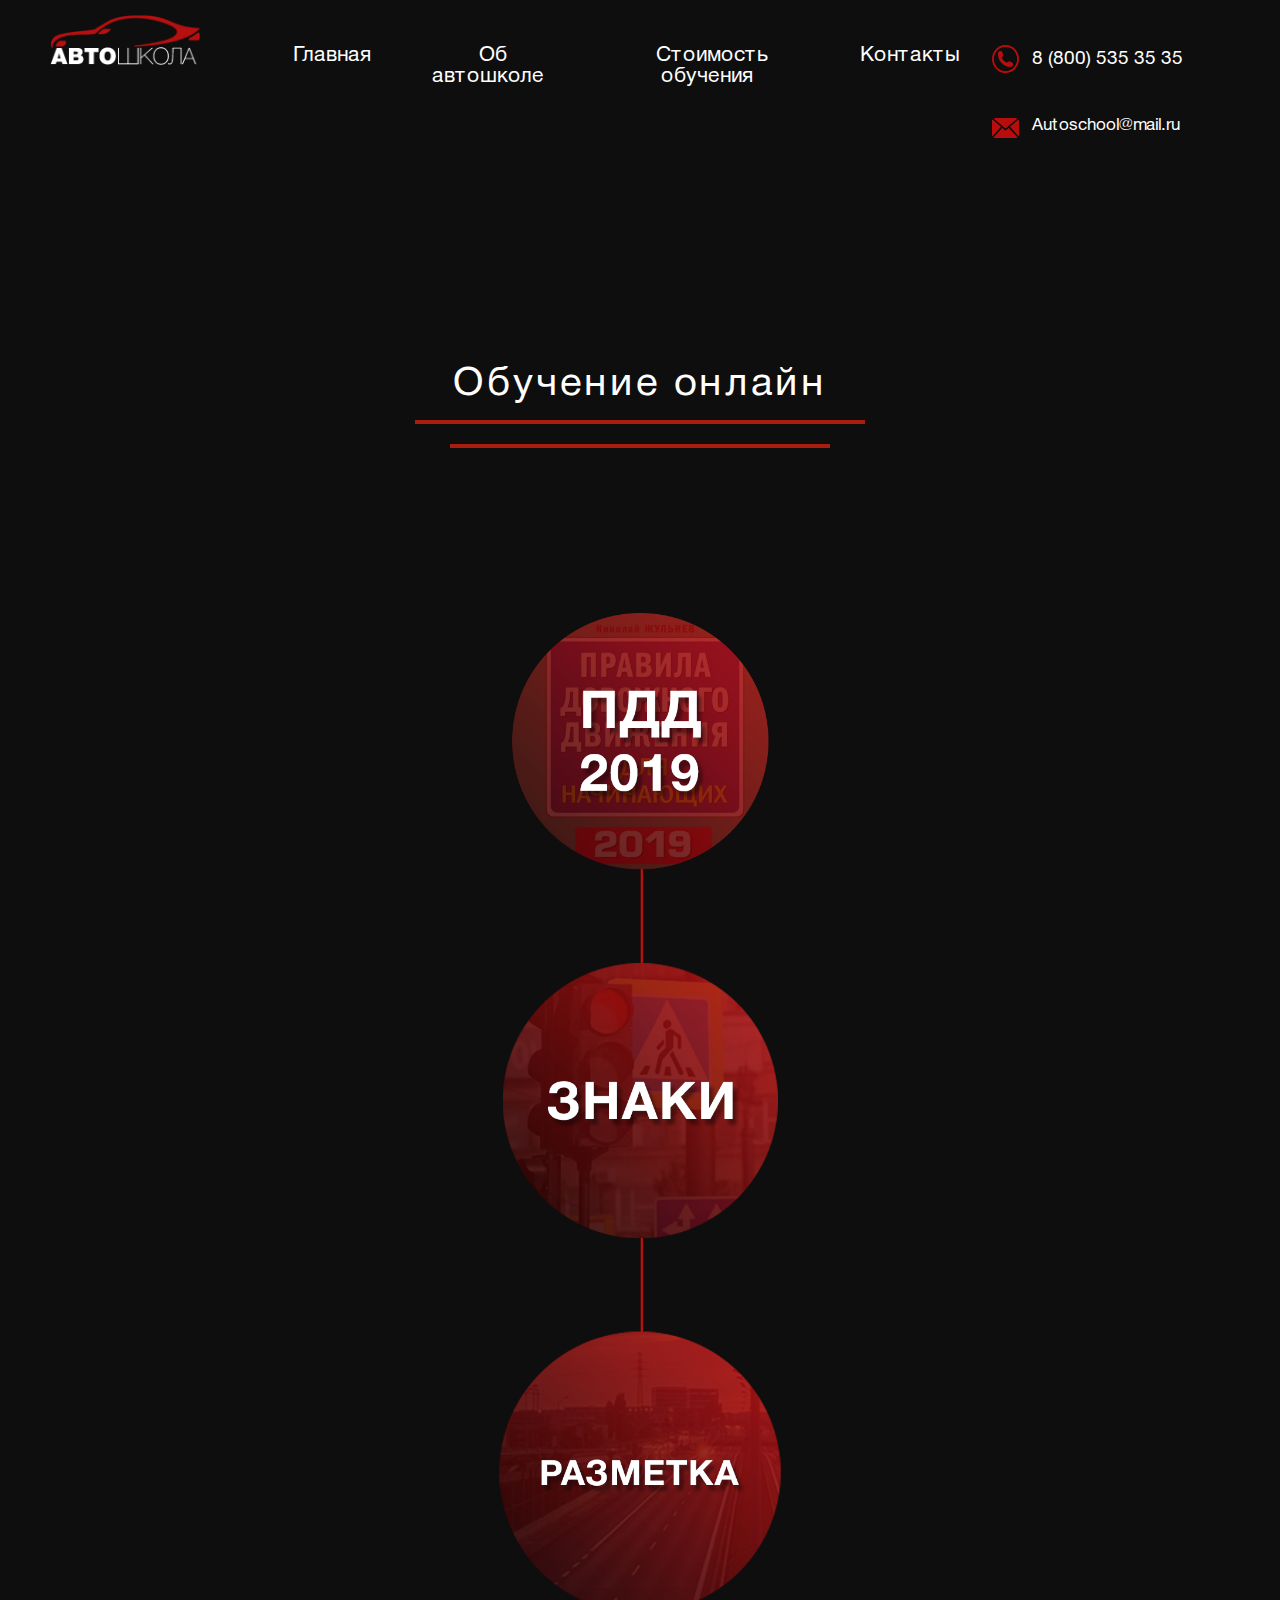
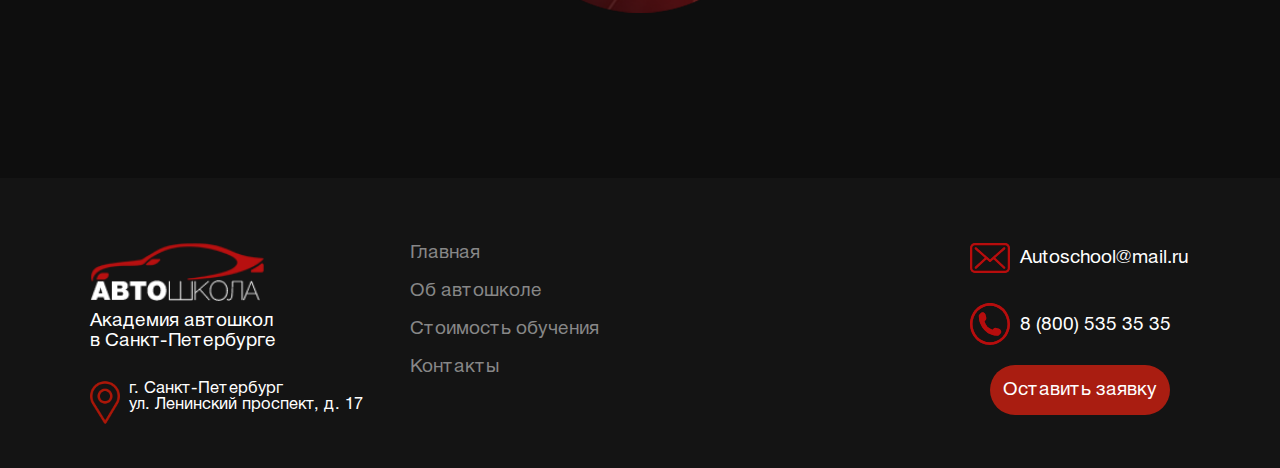
<file: html/study.html>
<!DOCTYPE html>
<html lang="ru">
<head>
	<meta charset="UTF-8">
	<title>Онлайн обучение</title>
	
	<link rel="shortcut icon" href="../favicon.ico" type="image/x-icon">
	<link rel="stylesheet" href="../fonts/fonts.css">
	<link rel="stylesheet" href="../css/mainstyles/main.css">
	<link rel="stylesheet" href="../css/mainstyles/elements.css">
	<link rel="stylesheet" href="../css/mainstyles/ad-elements.css">
	<link rel="stylesheet" href="../css/mainstyles/ad-main.css">
	<link rel="stylesheet" href="../css/mainstyles/header.css">
	<link rel="stylesheet" href="../css/mainstyles/ad-header.css">
	<link rel="stylesheet" href="../css/study/style-study.css">
	<link rel="stylesheet" href="../css/study/ad-style-study.css">
	<link rel="stylesheet" href="../css/mainstyles/footer.css">
	<link rel="stylesheet" href="../css/mainstyles/ad-footer.css">
	
</head>
<body>
	<div class="show-indicator"></div>
	<div id="main-container">
		<header id="header-container">
			<div id="header">
				<div class="logo">
					<a href="../index.html"></a>
				</div>

				<div id="header-menu">
					<ol>
						<li><a href="../index.html">Главная</a></li>
						<li><a href="about.html">Об автошколе</a></li>
						<li><a href="cost-study-page.html">Стоимость обучения</a></li>
						<li><a href="contact-page.html">Контакты</a></li>
					</ol>
				</div>

				<div id="contact-information">
					
						<div id="header-phone">
							<div></div>
							<p>8 (800) 535 35 35</p>
							
						</div>

						<div id="header-mail">
							<div></div>
							<p>Autoschool@mail.ru</p>
							
						</div>				
				</div>
			</div>
		</header>
	
		<div id="content">
			<div class="label">Обучение онлайн</div>
			<hr>
			<div id="study">
				
			</div>
		</div>

	</div>

	<footer>
		<div id="footer-content">
			<div id="footer-location-logo">
				<div id="logo-cont">
					<div class="logo"></div>
					<p>Академия автошкол<br> в Санкт-Петербурге</p>
				</div>
				<div id="location">
					<div></div>
					<p>г. Санкт-Петербург<br>ул. Ленинский проспект, д. 17</p>
				</div>
			</div>
			<div id="footer-menu">
				<ol>
					<li><a href="../index.html">Главная</a></li>
					<li><a href="about.html">Об автошколе</a></li>
					<li><a href="cost-study-page.html">Стоимость обучения</a></li>
					<li><a href="contact-page.html">Контакты</a></li>
				</ol>
			</div>
			<div id="footer-contact-information">
				
				<div id="footer-mail">
					<div></div>
					<p>Autoschool@mail.ru</p>
				</div>

				<div id="footer-phone">
					<div></div>
					<p>8 (800) 535 35 35</p>
				</div>					
				<div class="request-button" onclick="document.location='contact-page.html#form-and-map'">Оставить заявку</div>
			</div>
		</div>
	</footer>	
</body>
</html>
</file>
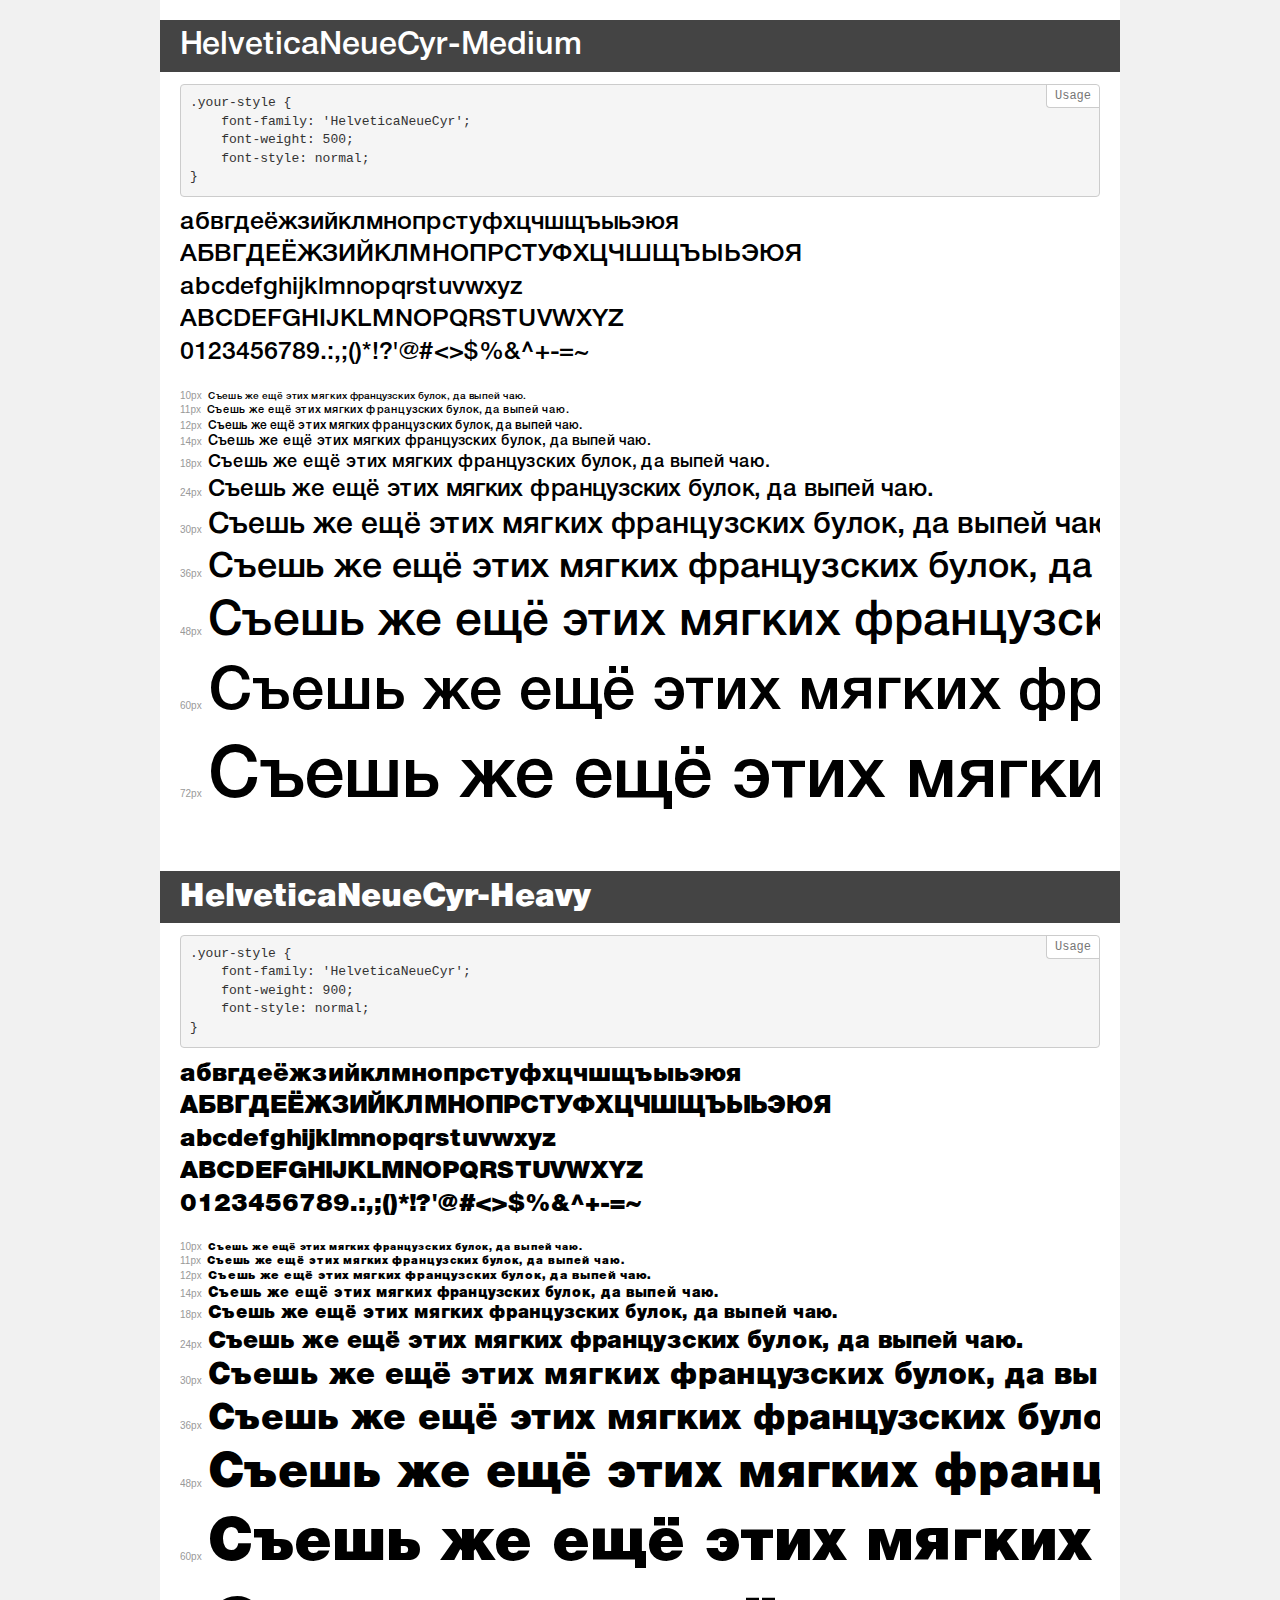
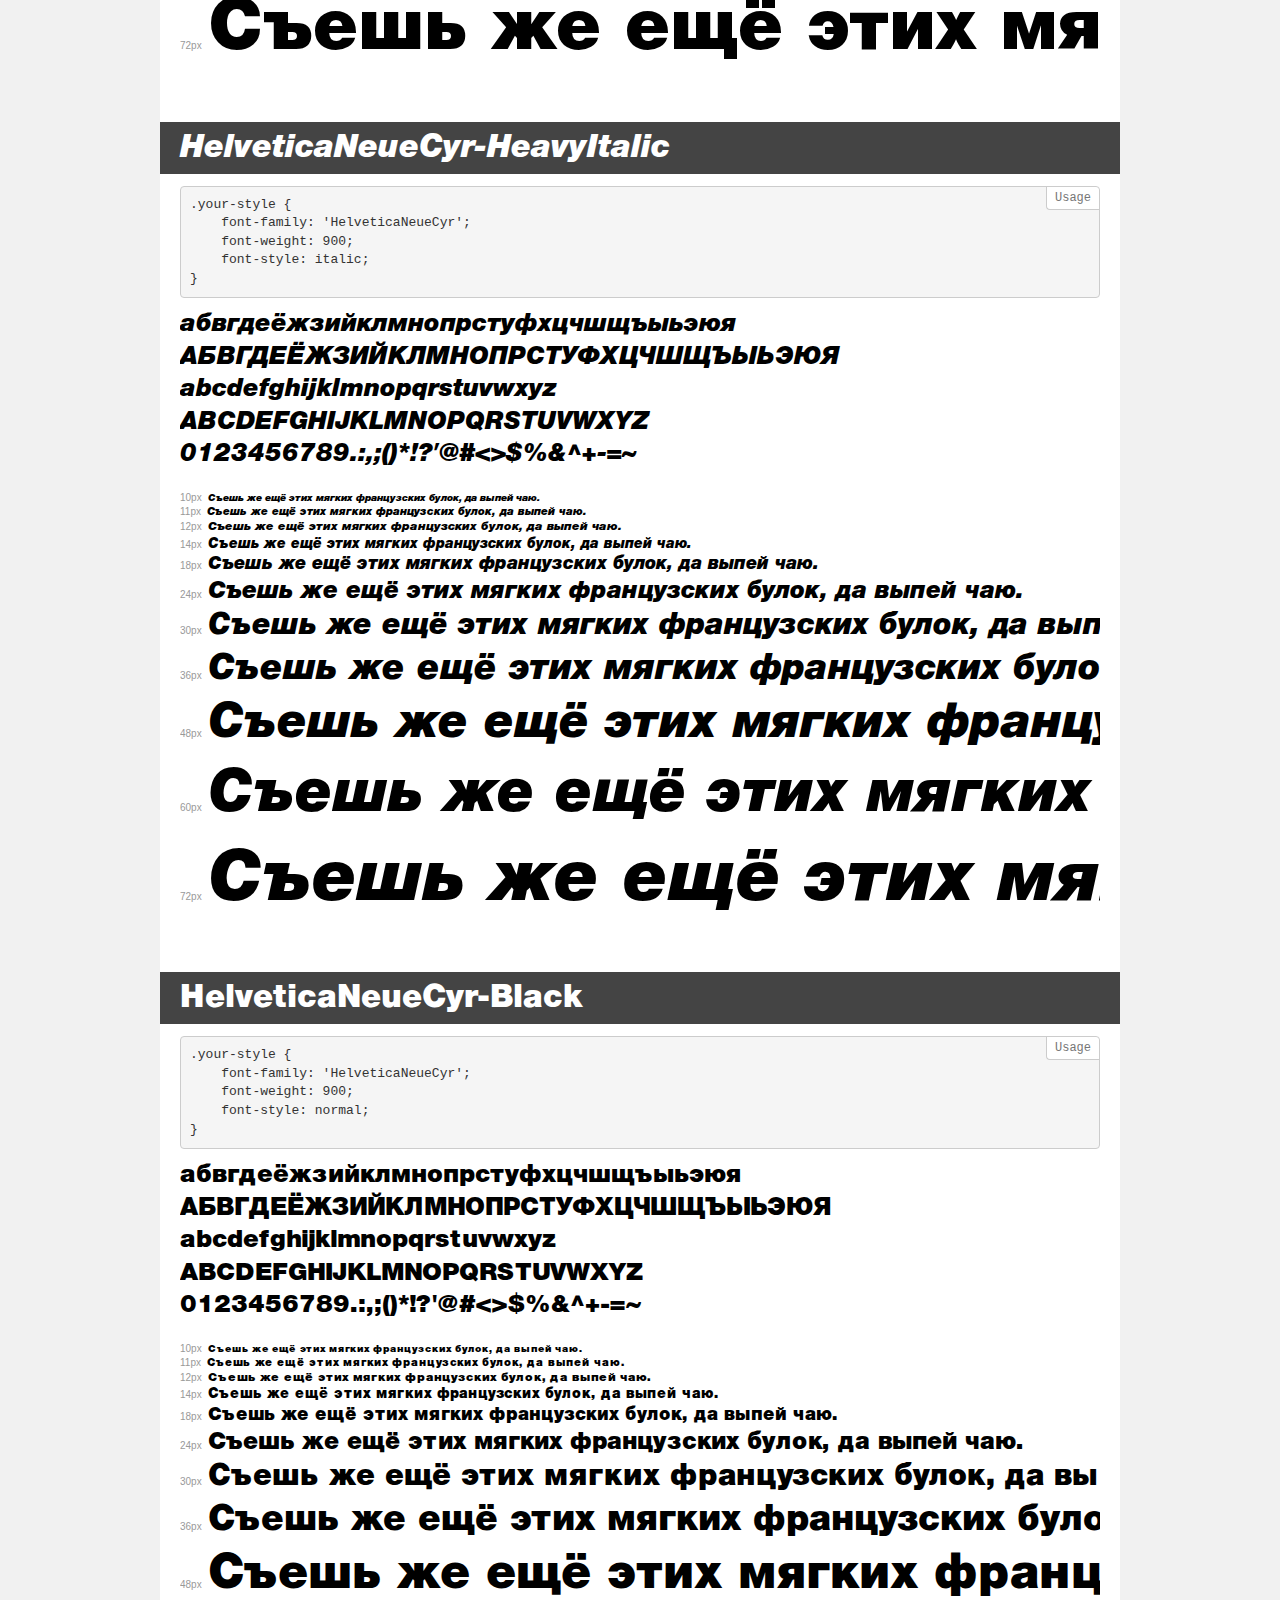
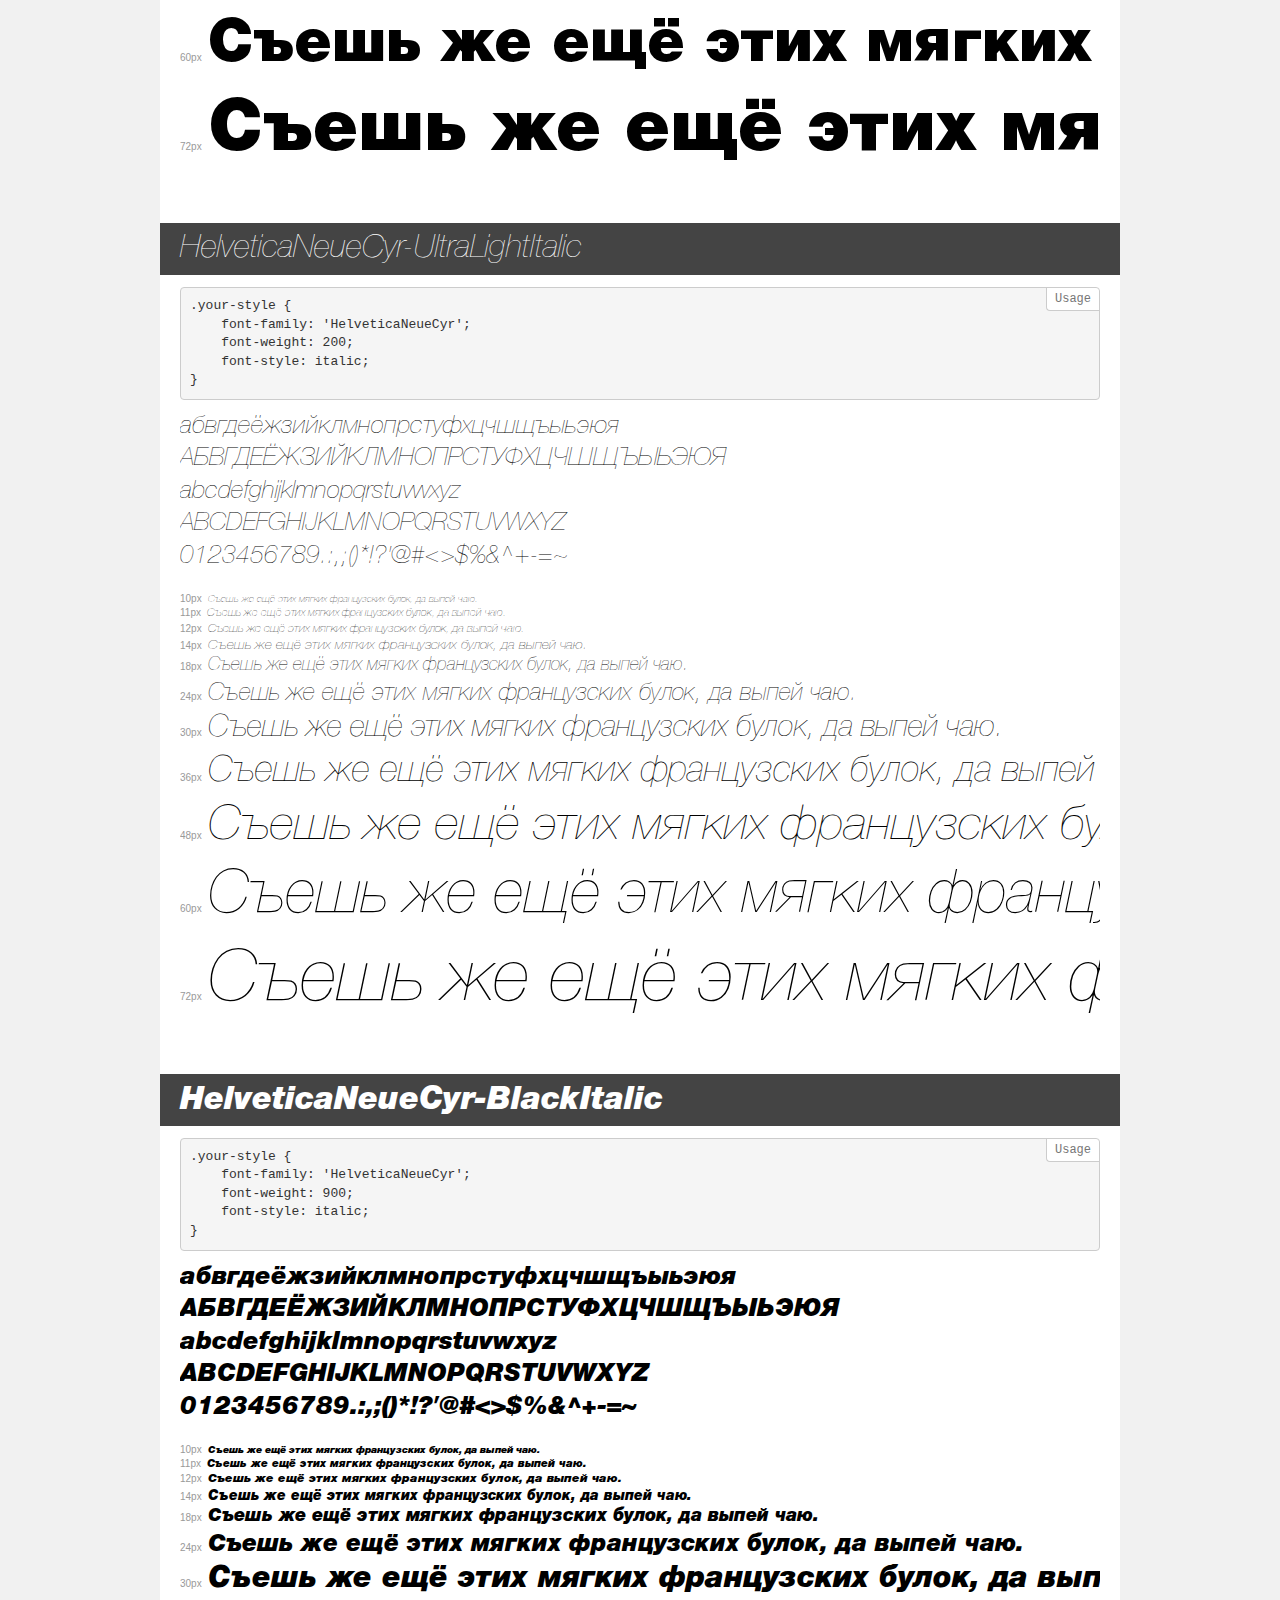
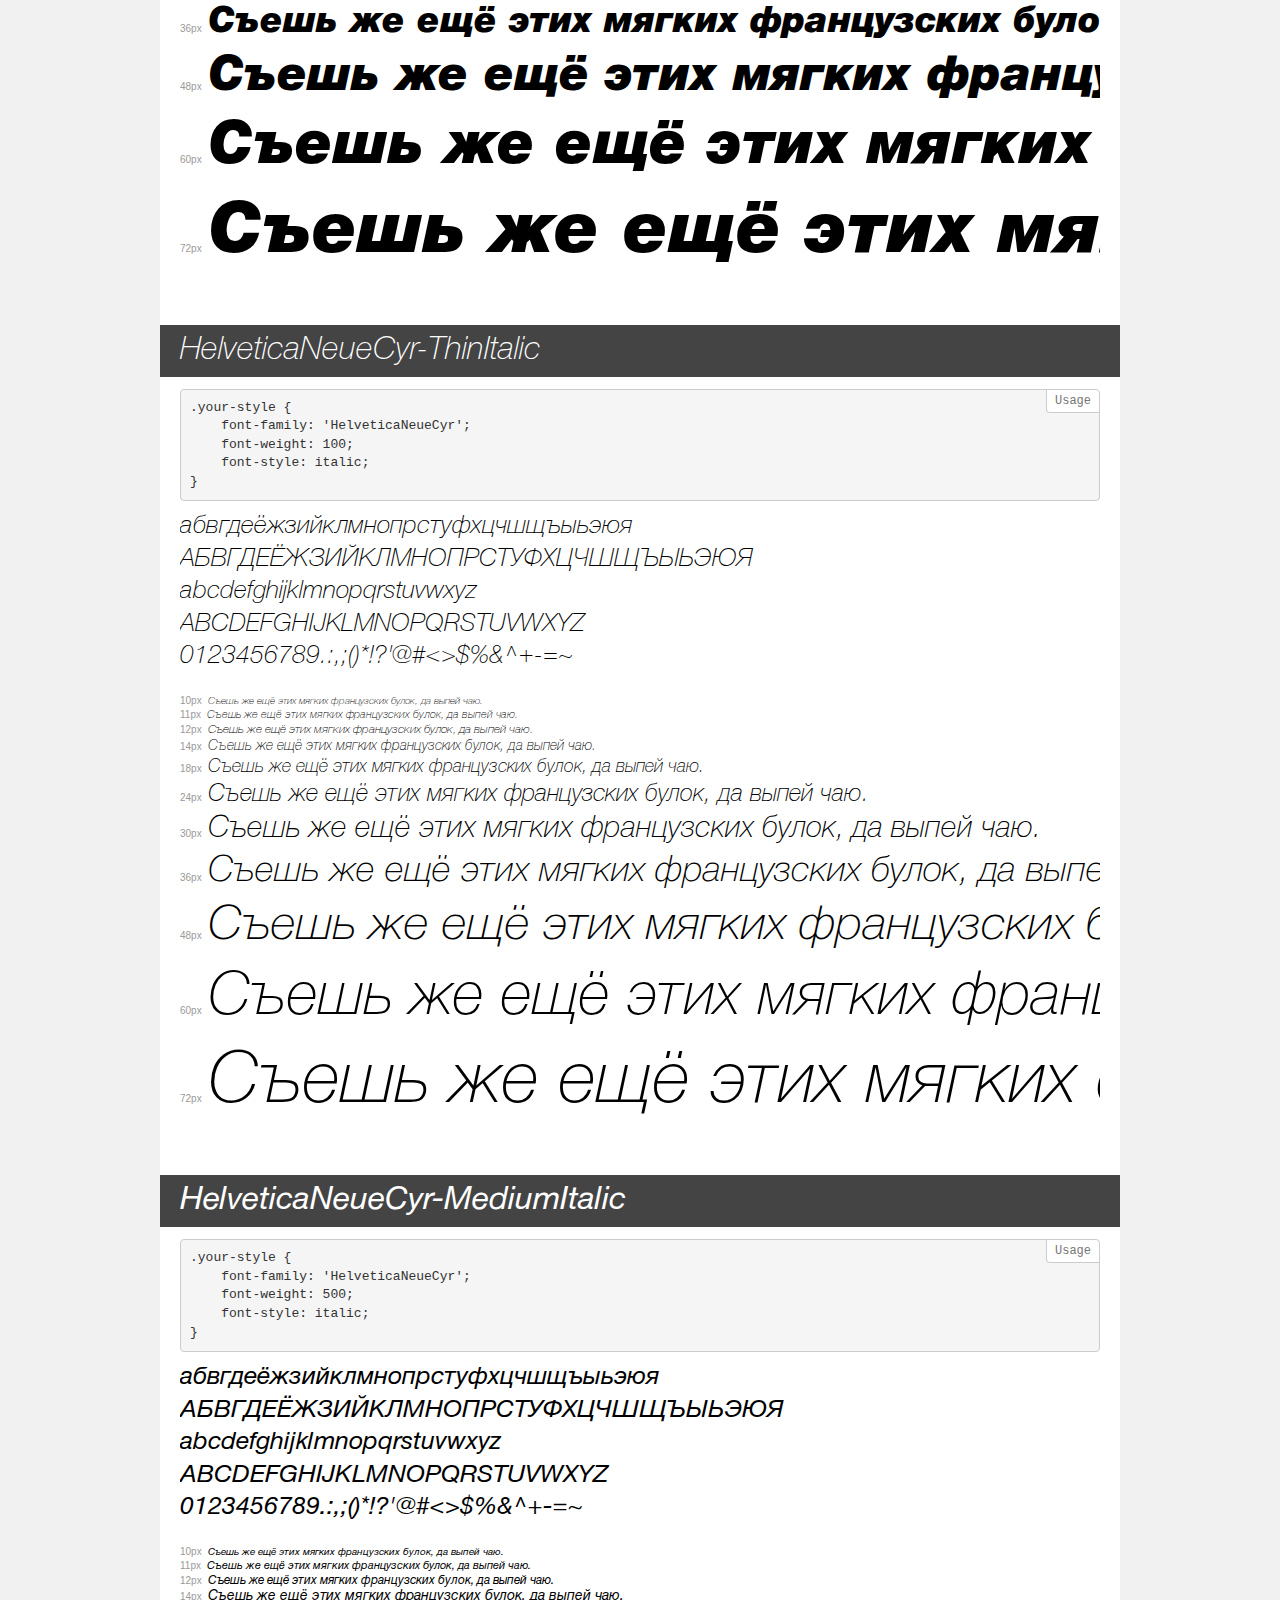
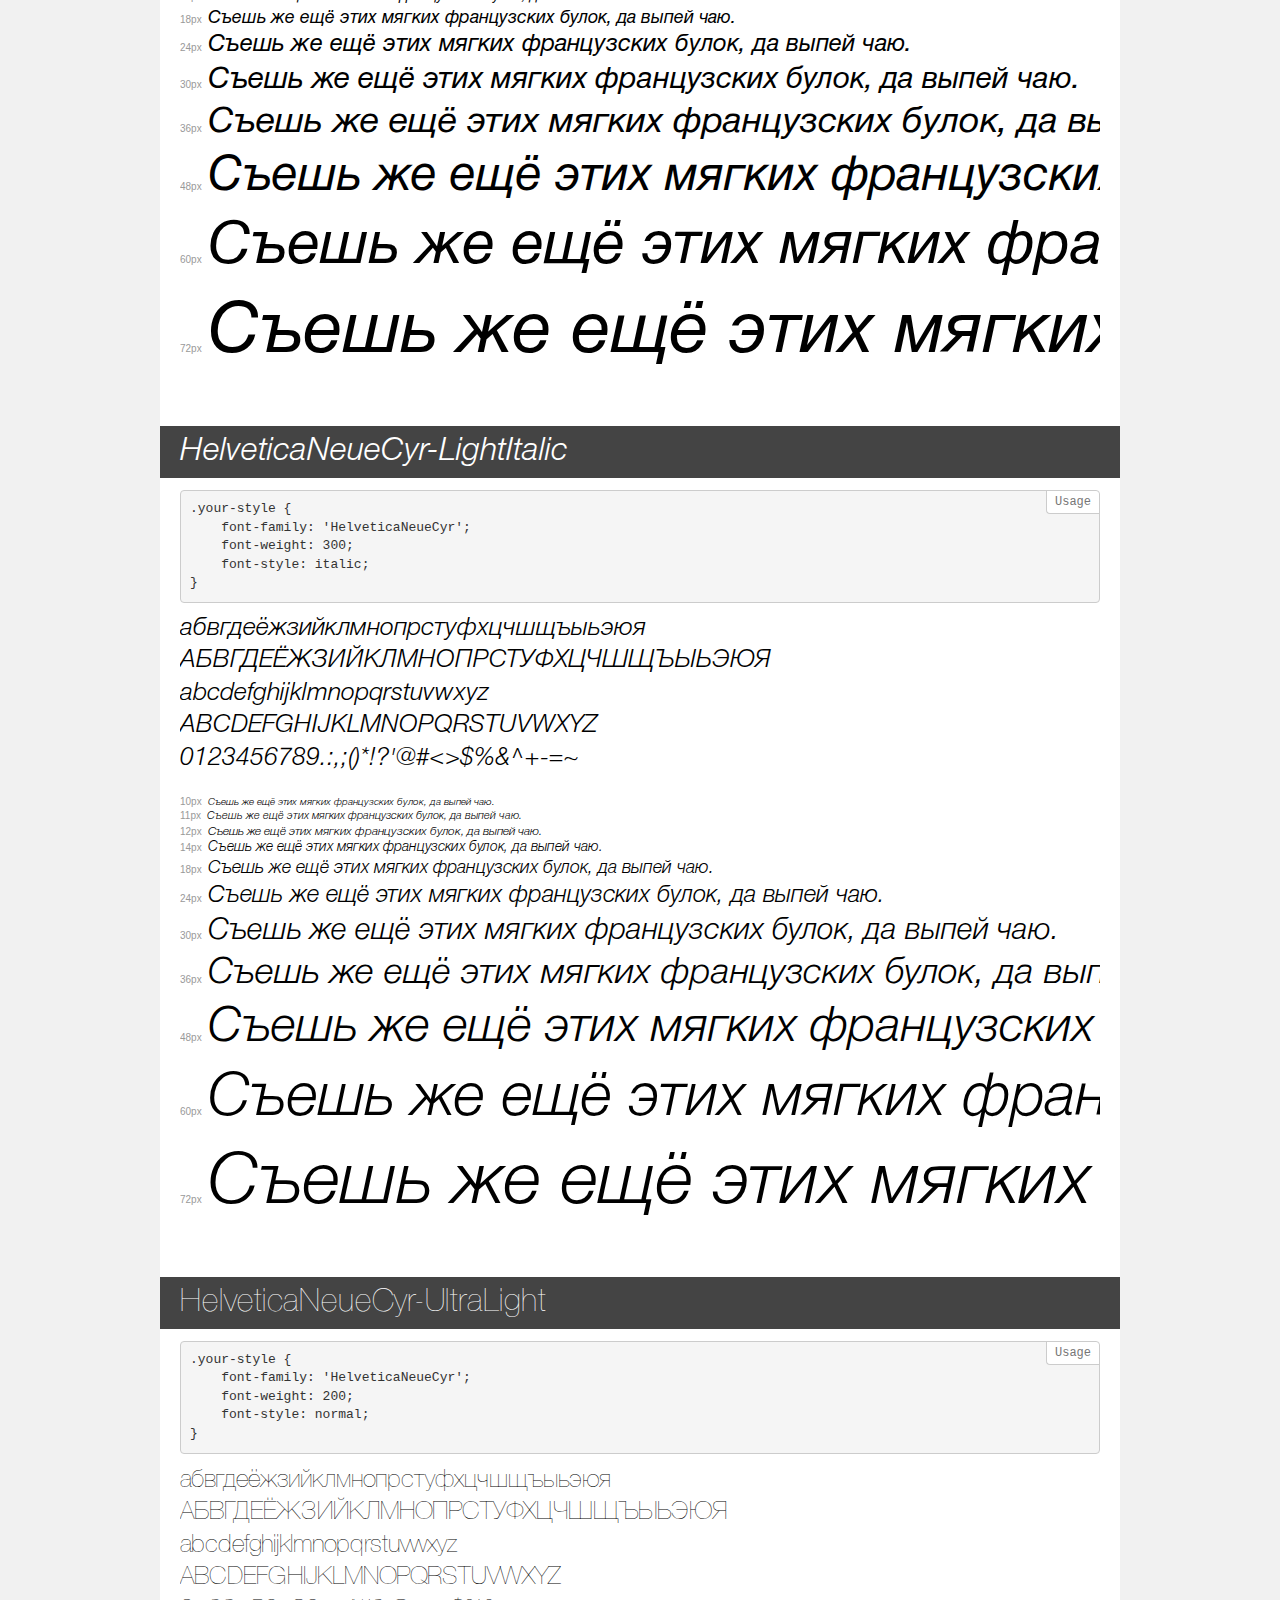
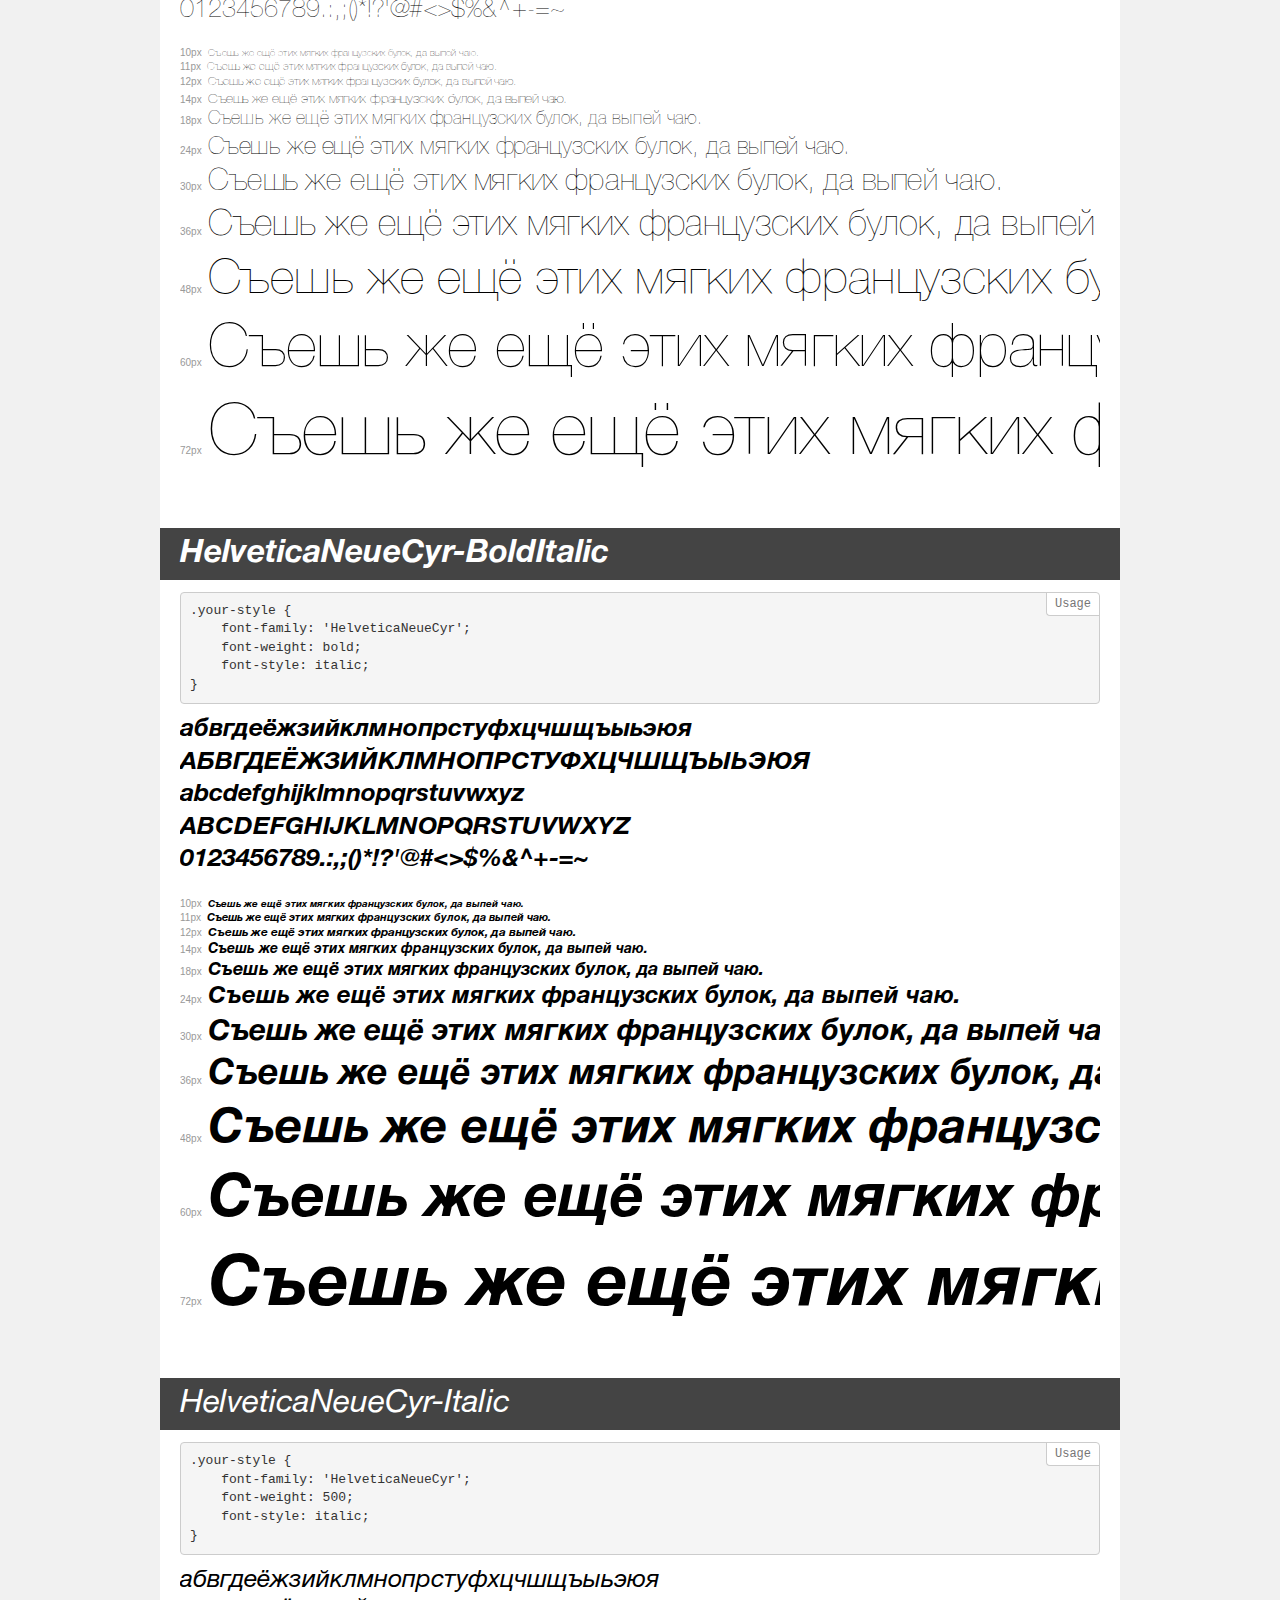
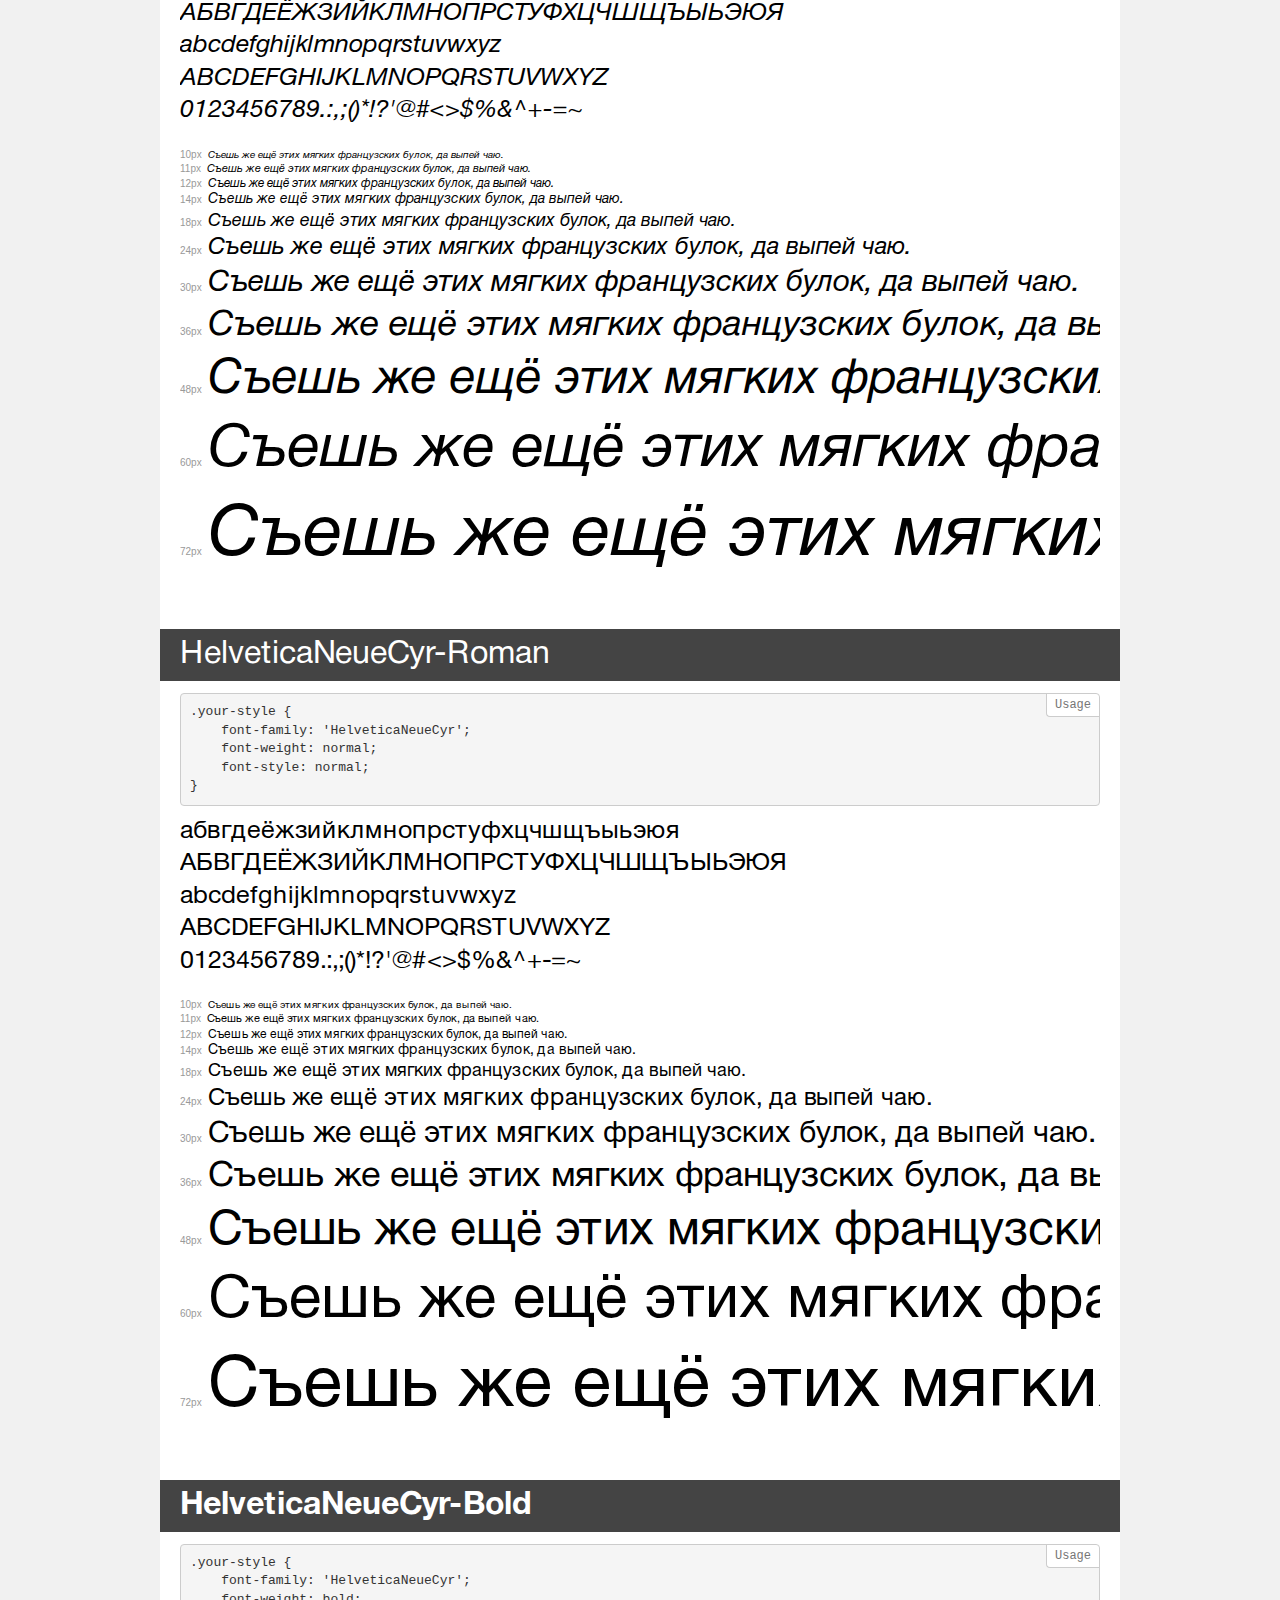
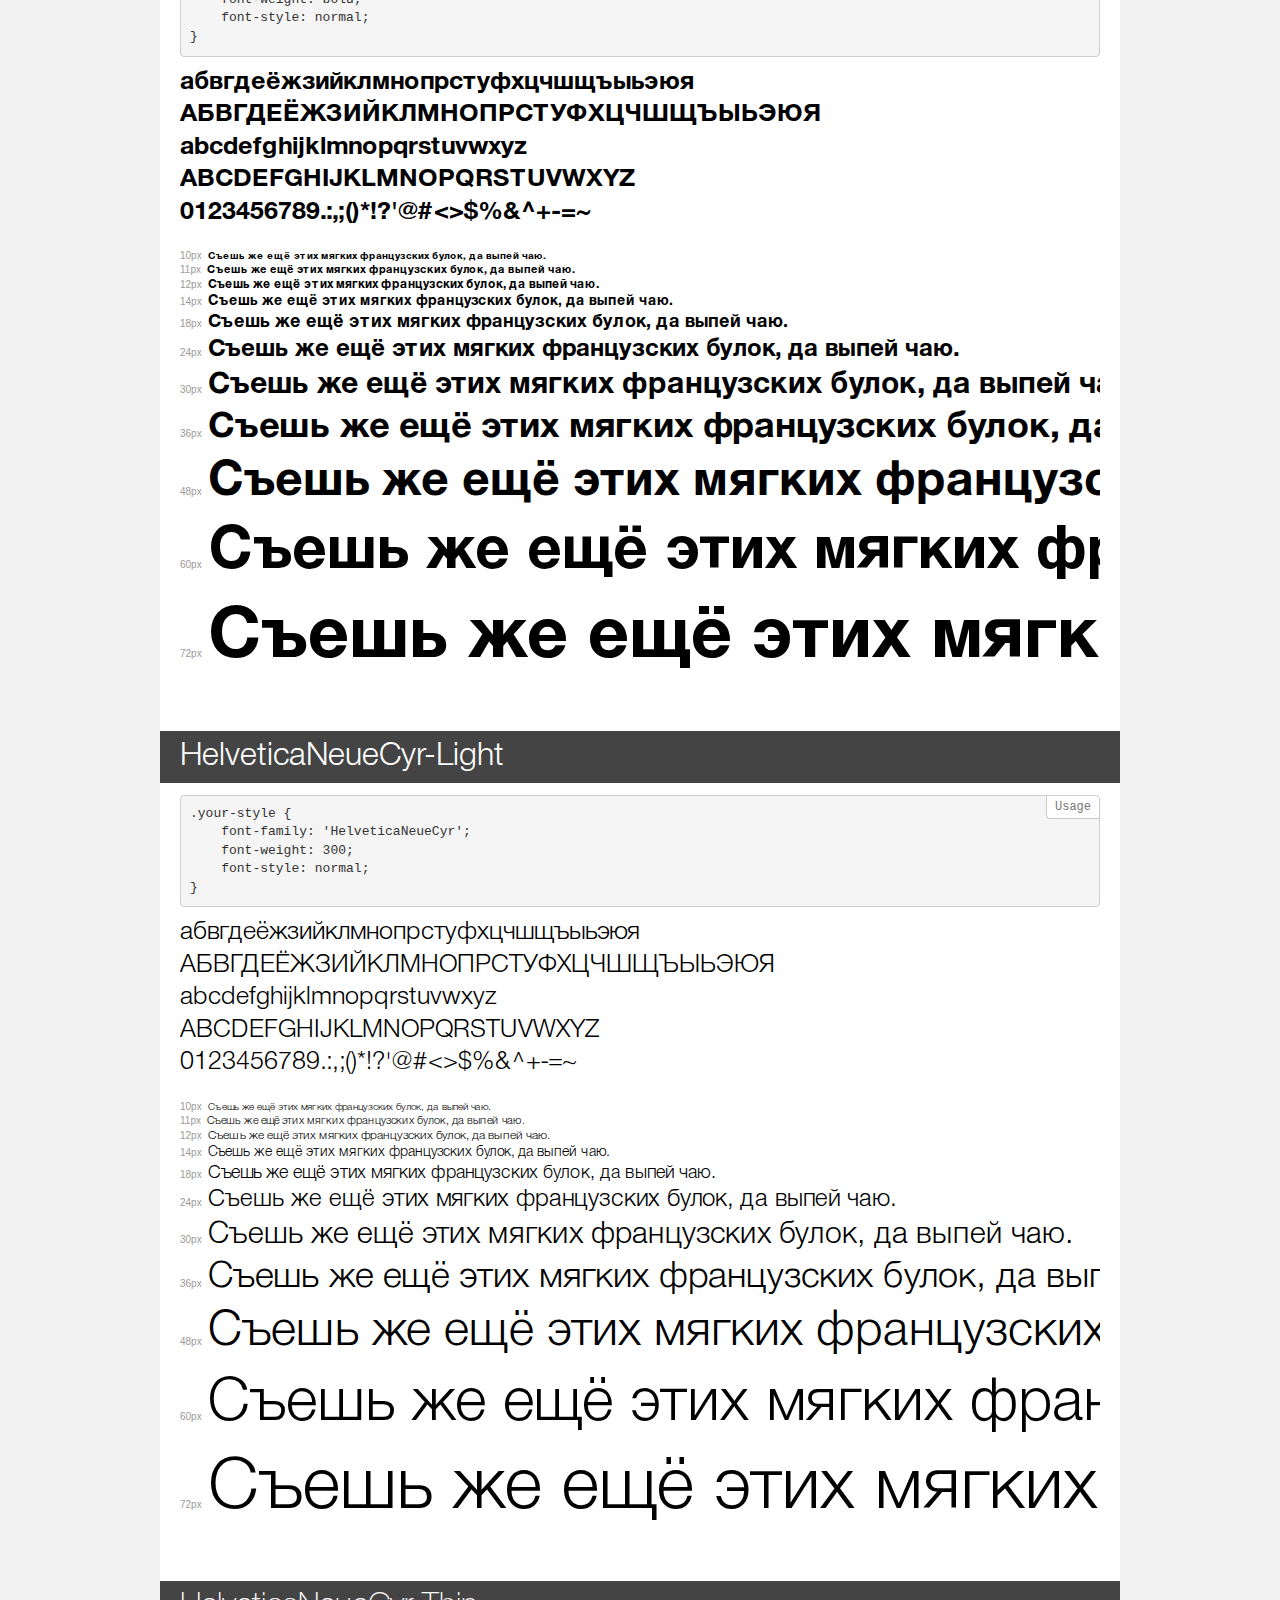
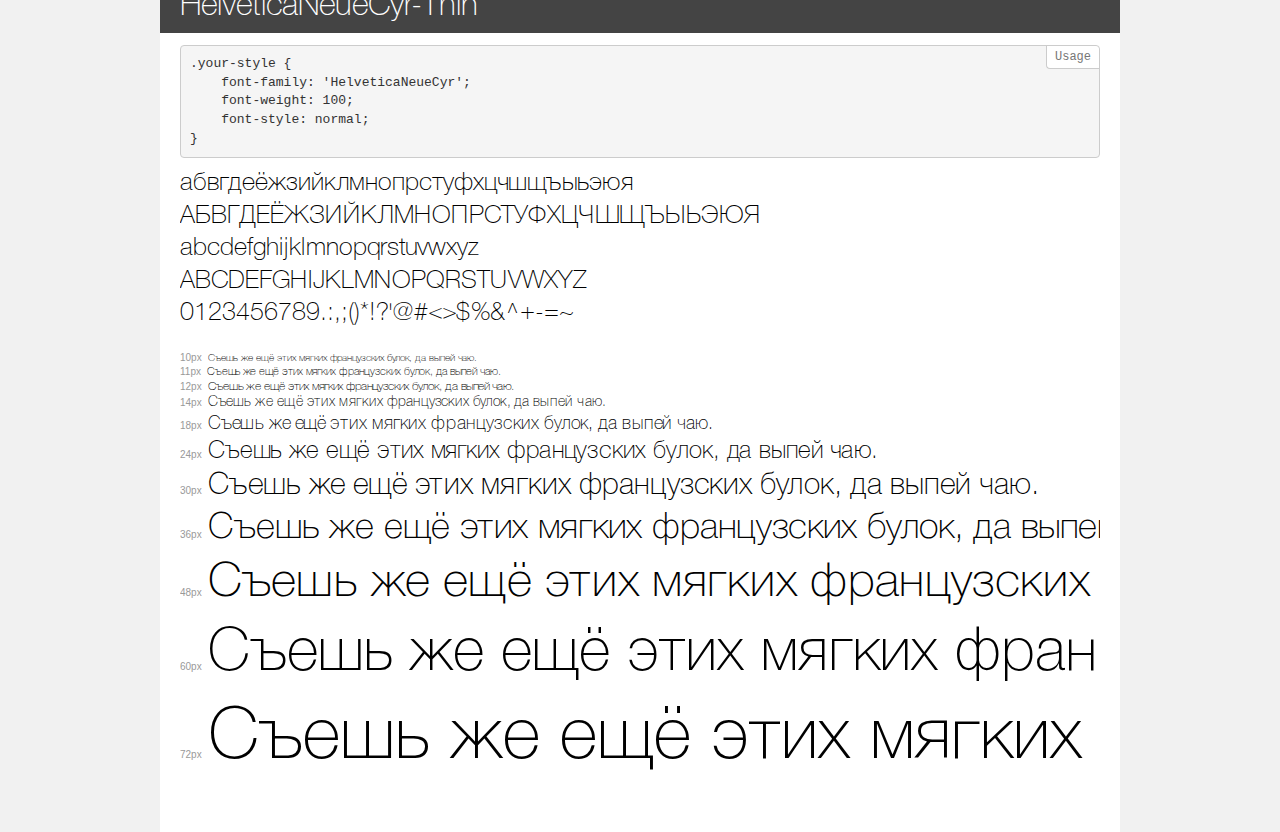
<file: fonts/Helvetica/demo.html>
<!DOCTYPE html>
<html>
<head>
	<meta charset="utf-8">
	<meta http-equiv="X-UA-Compatible" content="IE=edge">
	<meta name="viewport" content="width=device-width, initial-scale=1">
	<meta name="robots" content="noindex, noarchive">
	<title>Transfonter demo</title>
	<link href="stylesheet.css" rel="stylesheet">
	<style>
		/*
		http://meyerweb.com/eric/tools/css/reset/
		v2.0 | 20110126
		License: none (public domain)
		*/
		html, body, div, span, applet, object, iframe,
		h1, h2, h3, h4, h5, h6, p, blockquote, pre,
		a, abbr, acronym, address, big, cite, code,
		del, dfn, em, img, ins, kbd, q, s, samp,
		small, strike, strong, sub, sup, tt, var,
		b, u, i, center,
		dl, dt, dd, ol, ul, li,
		fieldset, form, label, legend,
		table, caption, tbody, tfoot, thead, tr, th, td,
		article, aside, canvas, details, embed,
		figure, figcaption, footer, header, hgroup,
		menu, nav, output, ruby, section, summary,
		time, mark, audio, video {
			margin: 0;
			padding: 0;
			border: 0;
			font-size: 100%;
			font: inherit;
			vertical-align: baseline;
		}
		/* HTML5 display-role reset for older browsers */
		article, aside, details, figcaption, figure,
		footer, header, hgroup, menu, nav, section {
			display: block;
		}
		body {
			line-height: 1;
		}
		ol, ul {
			list-style: none;
		}
		blockquote, q {
			quotes: none;
		}
		blockquote:before, blockquote:after,
		q:before, q:after {
			content: '';
			content: none;
		}
		table {
			border-collapse: collapse;
			border-spacing: 0;
		}
		/* common styles */
		body {
			background: #f1f1f1;
			color: #000;
		}
		.page {
			background: #fff;
			width: 920px;
			margin: 0 auto;
			padding: 20px 20px 0 20px;
			overflow: hidden;
		}
		.font-container {
			overflow-x: auto;
			overflow-y: hidden;
			margin-bottom: 40px;
			line-height: 1.3;
			white-space: nowrap;
			padding-bottom: 5px;
		}
		h1 {
			position: relative;
			background: #444;
			font-size: 32px;
			color: #fff;
			padding: 10px 20px;
			margin: 0 -20px 12px -20px;
		}
		.letters {
			font-size: 25px;
			margin-bottom: 20px;
		}
		.s10:before {
			content: '10px';
		}
		.s11:before {
			content: '11px';
		}
		.s12:before {
			content: '12px';
		}
		.s14:before {
			content: '14px';
		}
		.s18:before {
			content: '18px';
		}
		.s24:before {
			content: '24px';
		}
		.s30:before {
			content: '30px';
		}
		.s36:before {
			content: '36px';
		}
		.s48:before {
			content: '48px';
		}
		.s60:before {
			content: '60px';
		}
		.s72:before {
			content: '72px';
		}
		.s10:before, .s11:before, .s12:before, .s14:before,
		.s18:before, .s24:before, .s30:before, .s36:before,
		.s48:before, .s60:before, .s72:before {
			font-family: Arial, sans-serif;
			font-size: 10px;
			font-weight: normal;
			font-style: normal;
			color: #999;
			padding-right: 6px;
		}
		pre {
			display: block;
			position: relative;
			padding: 9px;
			margin: 0 0 10px;
			font-family: Monaco, Menlo, Consolas, "Courier New", monospace !important;
			font-size: 13px;
			line-height: 1.428571429;
			color: #333;
			font-weight: normal !important;
			font-style: normal !important;
			background-color: #f5f5f5;
			border: 1px solid #ccc;
			overflow-x: auto;
			border-radius: 4px;
		}
		pre:after {
			display: block;
			position: absolute;
			right: 0;
			top: 0;
			content: 'Usage';
			line-height: 1;
			padding: 5px 8px;
			font-size: 12px;
			color: #767676;
			background-color: #fff;
			border: 1px solid #ccc;
			border-right: none;
			border-top: none;
			border-radius: 0 4px 0 4px;
			z-index: 10;
		}
		/* responsive */
		@media (max-width: 959px) {
			.page {
				width: auto;
				margin: 0;
			}
		}
	</style>
</head>
<body>
<div class="page">
	<div class="demo" style="font-family: 'HelveticaNeueCyr'; font-weight: 500; font-style: normal;">
		<h1>HelveticaNeueCyr-Medium</h1>
		<pre>.your-style {
    font-family: 'HelveticaNeueCyr';
    font-weight: 500;
    font-style: normal;
}</pre>
		<div class="font-container">
			<p class="letters">
				абвгдеёжзийклмнопрстуфхцчшщъыьэюя <br />
				АБВГДЕЁЖЗИЙКЛМНОПРСТУФХЦЧШЩЪЫЬЭЮЯ <br />
				abcdefghijklmnopqrstuvwxyz <br />
				ABCDEFGHIJKLMNOPQRSTUVWXYZ <br />				0123456789.:,;()*!?'@#<>$%&^+-=~
			</p>
			<p class="s10" style="font-size: 10px;">Съешь же ещё этих мягких французских булок, да выпей чаю.</p>
			<p class="s11" style="font-size: 11px;">Съешь же ещё этих мягких французских булок, да выпей чаю.</p>
			<p class="s12" style="font-size: 12px;">Съешь же ещё этих мягких французских булок, да выпей чаю.</p>
			<p class="s14" style="font-size: 14px;">Съешь же ещё этих мягких французских булок, да выпей чаю.</p>
			<p class="s18" style="font-size: 18px;">Съешь же ещё этих мягких французских булок, да выпей чаю.</p>
			<p class="s24" style="font-size: 24px;">Съешь же ещё этих мягких французских булок, да выпей чаю.</p>
			<p class="s30" style="font-size: 30px;">Съешь же ещё этих мягких французских булок, да выпей чаю.</p>
			<p class="s36" style="font-size: 36px;">Съешь же ещё этих мягких французских булок, да выпей чаю.</p>
			<p class="s48" style="font-size: 48px;">Съешь же ещё этих мягких французских булок, да выпей чаю.</p>
			<p class="s60" style="font-size: 60px;">Съешь же ещё этих мягких французских булок, да выпей чаю.</p>
			<p class="s72" style="font-size: 72px;">Съешь же ещё этих мягких французских булок, да выпей чаю.</p>
		</div>
	</div>
	<div class="demo" style="font-family: 'HelveticaNeueCyr'; font-weight: 900; font-style: normal;">
		<h1>HelveticaNeueCyr-Heavy</h1>
		<pre>.your-style {
    font-family: 'HelveticaNeueCyr';
    font-weight: 900;
    font-style: normal;
}</pre>
		<div class="font-container">
			<p class="letters">
				абвгдеёжзийклмнопрстуфхцчшщъыьэюя <br />
				АБВГДЕЁЖЗИЙКЛМНОПРСТУФХЦЧШЩЪЫЬЭЮЯ <br />
				abcdefghijklmnopqrstuvwxyz <br />
				ABCDEFGHIJKLMNOPQRSTUVWXYZ <br />				0123456789.:,;()*!?'@#<>$%&^+-=~
			</p>
			<p class="s10" style="font-size: 10px;">Съешь же ещё этих мягких французских булок, да выпей чаю.</p>
			<p class="s11" style="font-size: 11px;">Съешь же ещё этих мягких французских булок, да выпей чаю.</p>
			<p class="s12" style="font-size: 12px;">Съешь же ещё этих мягких французских булок, да выпей чаю.</p>
			<p class="s14" style="font-size: 14px;">Съешь же ещё этих мягких французских булок, да выпей чаю.</p>
			<p class="s18" style="font-size: 18px;">Съешь же ещё этих мягких французских булок, да выпей чаю.</p>
			<p class="s24" style="font-size: 24px;">Съешь же ещё этих мягких французских булок, да выпей чаю.</p>
			<p class="s30" style="font-size: 30px;">Съешь же ещё этих мягких французских булок, да выпей чаю.</p>
			<p class="s36" style="font-size: 36px;">Съешь же ещё этих мягких французских булок, да выпей чаю.</p>
			<p class="s48" style="font-size: 48px;">Съешь же ещё этих мягких французских булок, да выпей чаю.</p>
			<p class="s60" style="font-size: 60px;">Съешь же ещё этих мягких французских булок, да выпей чаю.</p>
			<p class="s72" style="font-size: 72px;">Съешь же ещё этих мягких французских булок, да выпей чаю.</p>
		</div>
	</div>
	<div class="demo" style="font-family: 'HelveticaNeueCyr'; font-weight: 900; font-style: italic;">
		<h1>HelveticaNeueCyr-HeavyItalic</h1>
		<pre>.your-style {
    font-family: 'HelveticaNeueCyr';
    font-weight: 900;
    font-style: italic;
}</pre>
		<div class="font-container">
			<p class="letters">
				абвгдеёжзийклмнопрстуфхцчшщъыьэюя <br />
				АБВГДЕЁЖЗИЙКЛМНОПРСТУФХЦЧШЩЪЫЬЭЮЯ <br />
				abcdefghijklmnopqrstuvwxyz <br />
				ABCDEFGHIJKLMNOPQRSTUVWXYZ <br />				0123456789.:,;()*!?'@#<>$%&^+-=~
			</p>
			<p class="s10" style="font-size: 10px;">Съешь же ещё этих мягких французских булок, да выпей чаю.</p>
			<p class="s11" style="font-size: 11px;">Съешь же ещё этих мягких французских булок, да выпей чаю.</p>
			<p class="s12" style="font-size: 12px;">Съешь же ещё этих мягких французских булок, да выпей чаю.</p>
			<p class="s14" style="font-size: 14px;">Съешь же ещё этих мягких французских булок, да выпей чаю.</p>
			<p class="s18" style="font-size: 18px;">Съешь же ещё этих мягких французских булок, да выпей чаю.</p>
			<p class="s24" style="font-size: 24px;">Съешь же ещё этих мягких французских булок, да выпей чаю.</p>
			<p class="s30" style="font-size: 30px;">Съешь же ещё этих мягких французских булок, да выпей чаю.</p>
			<p class="s36" style="font-size: 36px;">Съешь же ещё этих мягких французских булок, да выпей чаю.</p>
			<p class="s48" style="font-size: 48px;">Съешь же ещё этих мягких французских булок, да выпей чаю.</p>
			<p class="s60" style="font-size: 60px;">Съешь же ещё этих мягких французских булок, да выпей чаю.</p>
			<p class="s72" style="font-size: 72px;">Съешь же ещё этих мягких французских булок, да выпей чаю.</p>
		</div>
	</div>
	<div class="demo" style="font-family: 'HelveticaNeueCyr'; font-weight: 900; font-style: normal;">
		<h1>HelveticaNeueCyr-Black</h1>
		<pre>.your-style {
    font-family: 'HelveticaNeueCyr';
    font-weight: 900;
    font-style: normal;
}</pre>
		<div class="font-container">
			<p class="letters">
				абвгдеёжзийклмнопрстуфхцчшщъыьэюя <br />
				АБВГДЕЁЖЗИЙКЛМНОПРСТУФХЦЧШЩЪЫЬЭЮЯ <br />
				abcdefghijklmnopqrstuvwxyz <br />
				ABCDEFGHIJKLMNOPQRSTUVWXYZ <br />				0123456789.:,;()*!?'@#<>$%&^+-=~
			</p>
			<p class="s10" style="font-size: 10px;">Съешь же ещё этих мягких французских булок, да выпей чаю.</p>
			<p class="s11" style="font-size: 11px;">Съешь же ещё этих мягких французских булок, да выпей чаю.</p>
			<p class="s12" style="font-size: 12px;">Съешь же ещё этих мягких французских булок, да выпей чаю.</p>
			<p class="s14" style="font-size: 14px;">Съешь же ещё этих мягких французских булок, да выпей чаю.</p>
			<p class="s18" style="font-size: 18px;">Съешь же ещё этих мягких французских булок, да выпей чаю.</p>
			<p class="s24" style="font-size: 24px;">Съешь же ещё этих мягких французских булок, да выпей чаю.</p>
			<p class="s30" style="font-size: 30px;">Съешь же ещё этих мягких французских булок, да выпей чаю.</p>
			<p class="s36" style="font-size: 36px;">Съешь же ещё этих мягких французских булок, да выпей чаю.</p>
			<p class="s48" style="font-size: 48px;">Съешь же ещё этих мягких французских булок, да выпей чаю.</p>
			<p class="s60" style="font-size: 60px;">Съешь же ещё этих мягких французских булок, да выпей чаю.</p>
			<p class="s72" style="font-size: 72px;">Съешь же ещё этих мягких французских булок, да выпей чаю.</p>
		</div>
	</div>
	<div class="demo" style="font-family: 'HelveticaNeueCyr'; font-weight: 200; font-style: italic;">
		<h1>HelveticaNeueCyr-UltraLightItalic</h1>
		<pre>.your-style {
    font-family: 'HelveticaNeueCyr';
    font-weight: 200;
    font-style: italic;
}</pre>
		<div class="font-container">
			<p class="letters">
				абвгдеёжзийклмнопрстуфхцчшщъыьэюя <br />
				АБВГДЕЁЖЗИЙКЛМНОПРСТУФХЦЧШЩЪЫЬЭЮЯ <br />
				abcdefghijklmnopqrstuvwxyz <br />
				ABCDEFGHIJKLMNOPQRSTUVWXYZ <br />				0123456789.:,;()*!?'@#<>$%&^+-=~
			</p>
			<p class="s10" style="font-size: 10px;">Съешь же ещё этих мягких французских булок, да выпей чаю.</p>
			<p class="s11" style="font-size: 11px;">Съешь же ещё этих мягких французских булок, да выпей чаю.</p>
			<p class="s12" style="font-size: 12px;">Съешь же ещё этих мягких французских булок, да выпей чаю.</p>
			<p class="s14" style="font-size: 14px;">Съешь же ещё этих мягких французских булок, да выпей чаю.</p>
			<p class="s18" style="font-size: 18px;">Съешь же ещё этих мягких французских булок, да выпей чаю.</p>
			<p class="s24" style="font-size: 24px;">Съешь же ещё этих мягких французских булок, да выпей чаю.</p>
			<p class="s30" style="font-size: 30px;">Съешь же ещё этих мягких французских булок, да выпей чаю.</p>
			<p class="s36" style="font-size: 36px;">Съешь же ещё этих мягких французских булок, да выпей чаю.</p>
			<p class="s48" style="font-size: 48px;">Съешь же ещё этих мягких французских булок, да выпей чаю.</p>
			<p class="s60" style="font-size: 60px;">Съешь же ещё этих мягких французских булок, да выпей чаю.</p>
			<p class="s72" style="font-size: 72px;">Съешь же ещё этих мягких французских булок, да выпей чаю.</p>
		</div>
	</div>
	<div class="demo" style="font-family: 'HelveticaNeueCyr'; font-weight: 900; font-style: italic;">
		<h1>HelveticaNeueCyr-BlackItalic</h1>
		<pre>.your-style {
    font-family: 'HelveticaNeueCyr';
    font-weight: 900;
    font-style: italic;
}</pre>
		<div class="font-container">
			<p class="letters">
				абвгдеёжзийклмнопрстуфхцчшщъыьэюя <br />
				АБВГДЕЁЖЗИЙКЛМНОПРСТУФХЦЧШЩЪЫЬЭЮЯ <br />
				abcdefghijklmnopqrstuvwxyz <br />
				ABCDEFGHIJKLMNOPQRSTUVWXYZ <br />				0123456789.:,;()*!?'@#<>$%&^+-=~
			</p>
			<p class="s10" style="font-size: 10px;">Съешь же ещё этих мягких французских булок, да выпей чаю.</p>
			<p class="s11" style="font-size: 11px;">Съешь же ещё этих мягких французских булок, да выпей чаю.</p>
			<p class="s12" style="font-size: 12px;">Съешь же ещё этих мягких французских булок, да выпей чаю.</p>
			<p class="s14" style="font-size: 14px;">Съешь же ещё этих мягких французских булок, да выпей чаю.</p>
			<p class="s18" style="font-size: 18px;">Съешь же ещё этих мягких французских булок, да выпей чаю.</p>
			<p class="s24" style="font-size: 24px;">Съешь же ещё этих мягких французских булок, да выпей чаю.</p>
			<p class="s30" style="font-size: 30px;">Съешь же ещё этих мягких французских булок, да выпей чаю.</p>
			<p class="s36" style="font-size: 36px;">Съешь же ещё этих мягких французских булок, да выпей чаю.</p>
			<p class="s48" style="font-size: 48px;">Съешь же ещё этих мягких французских булок, да выпей чаю.</p>
			<p class="s60" style="font-size: 60px;">Съешь же ещё этих мягких французских булок, да выпей чаю.</p>
			<p class="s72" style="font-size: 72px;">Съешь же ещё этих мягких французских булок, да выпей чаю.</p>
		</div>
	</div>
	<div class="demo" style="font-family: 'HelveticaNeueCyr'; font-weight: 100; font-style: italic;">
		<h1>HelveticaNeueCyr-ThinItalic</h1>
		<pre>.your-style {
    font-family: 'HelveticaNeueCyr';
    font-weight: 100;
    font-style: italic;
}</pre>
		<div class="font-container">
			<p class="letters">
				абвгдеёжзийклмнопрстуфхцчшщъыьэюя <br />
				АБВГДЕЁЖЗИЙКЛМНОПРСТУФХЦЧШЩЪЫЬЭЮЯ <br />
				abcdefghijklmnopqrstuvwxyz <br />
				ABCDEFGHIJKLMNOPQRSTUVWXYZ <br />				0123456789.:,;()*!?'@#<>$%&^+-=~
			</p>
			<p class="s10" style="font-size: 10px;">Съешь же ещё этих мягких французских булок, да выпей чаю.</p>
			<p class="s11" style="font-size: 11px;">Съешь же ещё этих мягких французских булок, да выпей чаю.</p>
			<p class="s12" style="font-size: 12px;">Съешь же ещё этих мягких французских булок, да выпей чаю.</p>
			<p class="s14" style="font-size: 14px;">Съешь же ещё этих мягких французских булок, да выпей чаю.</p>
			<p class="s18" style="font-size: 18px;">Съешь же ещё этих мягких французских булок, да выпей чаю.</p>
			<p class="s24" style="font-size: 24px;">Съешь же ещё этих мягких французских булок, да выпей чаю.</p>
			<p class="s30" style="font-size: 30px;">Съешь же ещё этих мягких французских булок, да выпей чаю.</p>
			<p class="s36" style="font-size: 36px;">Съешь же ещё этих мягких французских булок, да выпей чаю.</p>
			<p class="s48" style="font-size: 48px;">Съешь же ещё этих мягких французских булок, да выпей чаю.</p>
			<p class="s60" style="font-size: 60px;">Съешь же ещё этих мягких французских булок, да выпей чаю.</p>
			<p class="s72" style="font-size: 72px;">Съешь же ещё этих мягких французских булок, да выпей чаю.</p>
		</div>
	</div>
	<div class="demo" style="font-family: 'HelveticaNeueCyr'; font-weight: 500; font-style: italic;">
		<h1>HelveticaNeueCyr-MediumItalic</h1>
		<pre>.your-style {
    font-family: 'HelveticaNeueCyr';
    font-weight: 500;
    font-style: italic;
}</pre>
		<div class="font-container">
			<p class="letters">
				абвгдеёжзийклмнопрстуфхцчшщъыьэюя <br />
				АБВГДЕЁЖЗИЙКЛМНОПРСТУФХЦЧШЩЪЫЬЭЮЯ <br />
				abcdefghijklmnopqrstuvwxyz <br />
				ABCDEFGHIJKLMNOPQRSTUVWXYZ <br />				0123456789.:,;()*!?'@#<>$%&^+-=~
			</p>
			<p class="s10" style="font-size: 10px;">Съешь же ещё этих мягких французских булок, да выпей чаю.</p>
			<p class="s11" style="font-size: 11px;">Съешь же ещё этих мягких французских булок, да выпей чаю.</p>
			<p class="s12" style="font-size: 12px;">Съешь же ещё этих мягких французских булок, да выпей чаю.</p>
			<p class="s14" style="font-size: 14px;">Съешь же ещё этих мягких французских булок, да выпей чаю.</p>
			<p class="s18" style="font-size: 18px;">Съешь же ещё этих мягких французских булок, да выпей чаю.</p>
			<p class="s24" style="font-size: 24px;">Съешь же ещё этих мягких французских булок, да выпей чаю.</p>
			<p class="s30" style="font-size: 30px;">Съешь же ещё этих мягких французских булок, да выпей чаю.</p>
			<p class="s36" style="font-size: 36px;">Съешь же ещё этих мягких французских булок, да выпей чаю.</p>
			<p class="s48" style="font-size: 48px;">Съешь же ещё этих мягких французских булок, да выпей чаю.</p>
			<p class="s60" style="font-size: 60px;">Съешь же ещё этих мягких французских булок, да выпей чаю.</p>
			<p class="s72" style="font-size: 72px;">Съешь же ещё этих мягких французских булок, да выпей чаю.</p>
		</div>
	</div>
	<div class="demo" style="font-family: 'HelveticaNeueCyr'; font-weight: 300; font-style: italic;">
		<h1>HelveticaNeueCyr-LightItalic</h1>
		<pre>.your-style {
    font-family: 'HelveticaNeueCyr';
    font-weight: 300;
    font-style: italic;
}</pre>
		<div class="font-container">
			<p class="letters">
				абвгдеёжзийклмнопрстуфхцчшщъыьэюя <br />
				АБВГДЕЁЖЗИЙКЛМНОПРСТУФХЦЧШЩЪЫЬЭЮЯ <br />
				abcdefghijklmnopqrstuvwxyz <br />
				ABCDEFGHIJKLMNOPQRSTUVWXYZ <br />				0123456789.:,;()*!?'@#<>$%&^+-=~
			</p>
			<p class="s10" style="font-size: 10px;">Съешь же ещё этих мягких французских булок, да выпей чаю.</p>
			<p class="s11" style="font-size: 11px;">Съешь же ещё этих мягких французских булок, да выпей чаю.</p>
			<p class="s12" style="font-size: 12px;">Съешь же ещё этих мягких французских булок, да выпей чаю.</p>
			<p class="s14" style="font-size: 14px;">Съешь же ещё этих мягких французских булок, да выпей чаю.</p>
			<p class="s18" style="font-size: 18px;">Съешь же ещё этих мягких французских булок, да выпей чаю.</p>
			<p class="s24" style="font-size: 24px;">Съешь же ещё этих мягких французских булок, да выпей чаю.</p>
			<p class="s30" style="font-size: 30px;">Съешь же ещё этих мягких французских булок, да выпей чаю.</p>
			<p class="s36" style="font-size: 36px;">Съешь же ещё этих мягких французских булок, да выпей чаю.</p>
			<p class="s48" style="font-size: 48px;">Съешь же ещё этих мягких французских булок, да выпей чаю.</p>
			<p class="s60" style="font-size: 60px;">Съешь же ещё этих мягких французских булок, да выпей чаю.</p>
			<p class="s72" style="font-size: 72px;">Съешь же ещё этих мягких французских булок, да выпей чаю.</p>
		</div>
	</div>
	<div class="demo" style="font-family: 'HelveticaNeueCyr'; font-weight: 200; font-style: normal;">
		<h1>HelveticaNeueCyr-UltraLight</h1>
		<pre>.your-style {
    font-family: 'HelveticaNeueCyr';
    font-weight: 200;
    font-style: normal;
}</pre>
		<div class="font-container">
			<p class="letters">
				абвгдеёжзийклмнопрстуфхцчшщъыьэюя <br />
				АБВГДЕЁЖЗИЙКЛМНОПРСТУФХЦЧШЩЪЫЬЭЮЯ <br />
				abcdefghijklmnopqrstuvwxyz <br />
				ABCDEFGHIJKLMNOPQRSTUVWXYZ <br />				0123456789.:,;()*!?'@#<>$%&^+-=~
			</p>
			<p class="s10" style="font-size: 10px;">Съешь же ещё этих мягких французских булок, да выпей чаю.</p>
			<p class="s11" style="font-size: 11px;">Съешь же ещё этих мягких французских булок, да выпей чаю.</p>
			<p class="s12" style="font-size: 12px;">Съешь же ещё этих мягких французских булок, да выпей чаю.</p>
			<p class="s14" style="font-size: 14px;">Съешь же ещё этих мягких французских булок, да выпей чаю.</p>
			<p class="s18" style="font-size: 18px;">Съешь же ещё этих мягких французских булок, да выпей чаю.</p>
			<p class="s24" style="font-size: 24px;">Съешь же ещё этих мягких французских булок, да выпей чаю.</p>
			<p class="s30" style="font-size: 30px;">Съешь же ещё этих мягких французских булок, да выпей чаю.</p>
			<p class="s36" style="font-size: 36px;">Съешь же ещё этих мягких французских булок, да выпей чаю.</p>
			<p class="s48" style="font-size: 48px;">Съешь же ещё этих мягких французских булок, да выпей чаю.</p>
			<p class="s60" style="font-size: 60px;">Съешь же ещё этих мягких французских булок, да выпей чаю.</p>
			<p class="s72" style="font-size: 72px;">Съешь же ещё этих мягких французских булок, да выпей чаю.</p>
		</div>
	</div>
	<div class="demo" style="font-family: 'HelveticaNeueCyr'; font-weight: bold; font-style: italic;">
		<h1>HelveticaNeueCyr-BoldItalic</h1>
		<pre>.your-style {
    font-family: 'HelveticaNeueCyr';
    font-weight: bold;
    font-style: italic;
}</pre>
		<div class="font-container">
			<p class="letters">
				абвгдеёжзийклмнопрстуфхцчшщъыьэюя <br />
				АБВГДЕЁЖЗИЙКЛМНОПРСТУФХЦЧШЩЪЫЬЭЮЯ <br />
				abcdefghijklmnopqrstuvwxyz <br />
				ABCDEFGHIJKLMNOPQRSTUVWXYZ <br />				0123456789.:,;()*!?'@#<>$%&^+-=~
			</p>
			<p class="s10" style="font-size: 10px;">Съешь же ещё этих мягких французских булок, да выпей чаю.</p>
			<p class="s11" style="font-size: 11px;">Съешь же ещё этих мягких французских булок, да выпей чаю.</p>
			<p class="s12" style="font-size: 12px;">Съешь же ещё этих мягких французских булок, да выпей чаю.</p>
			<p class="s14" style="font-size: 14px;">Съешь же ещё этих мягких французских булок, да выпей чаю.</p>
			<p class="s18" style="font-size: 18px;">Съешь же ещё этих мягких французских булок, да выпей чаю.</p>
			<p class="s24" style="font-size: 24px;">Съешь же ещё этих мягких французских булок, да выпей чаю.</p>
			<p class="s30" style="font-size: 30px;">Съешь же ещё этих мягких французских булок, да выпей чаю.</p>
			<p class="s36" style="font-size: 36px;">Съешь же ещё этих мягких французских булок, да выпей чаю.</p>
			<p class="s48" style="font-size: 48px;">Съешь же ещё этих мягких французских булок, да выпей чаю.</p>
			<p class="s60" style="font-size: 60px;">Съешь же ещё этих мягких французских булок, да выпей чаю.</p>
			<p class="s72" style="font-size: 72px;">Съешь же ещё этих мягких французских булок, да выпей чаю.</p>
		</div>
	</div>
	<div class="demo" style="font-family: 'HelveticaNeueCyr'; font-weight: 500; font-style: italic;">
		<h1>HelveticaNeueCyr-Italic</h1>
		<pre>.your-style {
    font-family: 'HelveticaNeueCyr';
    font-weight: 500;
    font-style: italic;
}</pre>
		<div class="font-container">
			<p class="letters">
				абвгдеёжзийклмнопрстуфхцчшщъыьэюя <br />
				АБВГДЕЁЖЗИЙКЛМНОПРСТУФХЦЧШЩЪЫЬЭЮЯ <br />
				abcdefghijklmnopqrstuvwxyz <br />
				ABCDEFGHIJKLMNOPQRSTUVWXYZ <br />				0123456789.:,;()*!?'@#<>$%&^+-=~
			</p>
			<p class="s10" style="font-size: 10px;">Съешь же ещё этих мягких французских булок, да выпей чаю.</p>
			<p class="s11" style="font-size: 11px;">Съешь же ещё этих мягких французских булок, да выпей чаю.</p>
			<p class="s12" style="font-size: 12px;">Съешь же ещё этих мягких французских булок, да выпей чаю.</p>
			<p class="s14" style="font-size: 14px;">Съешь же ещё этих мягких французских булок, да выпей чаю.</p>
			<p class="s18" style="font-size: 18px;">Съешь же ещё этих мягких французских булок, да выпей чаю.</p>
			<p class="s24" style="font-size: 24px;">Съешь же ещё этих мягких французских булок, да выпей чаю.</p>
			<p class="s30" style="font-size: 30px;">Съешь же ещё этих мягких французских булок, да выпей чаю.</p>
			<p class="s36" style="font-size: 36px;">Съешь же ещё этих мягких французских булок, да выпей чаю.</p>
			<p class="s48" style="font-size: 48px;">Съешь же ещё этих мягких французских булок, да выпей чаю.</p>
			<p class="s60" style="font-size: 60px;">Съешь же ещё этих мягких французских булок, да выпей чаю.</p>
			<p class="s72" style="font-size: 72px;">Съешь же ещё этих мягких французских булок, да выпей чаю.</p>
		</div>
	</div>
	<div class="demo" style="font-family: 'HelveticaNeueCyr'; font-weight: normal; font-style: normal;">
		<h1>HelveticaNeueCyr-Roman</h1>
		<pre>.your-style {
    font-family: 'HelveticaNeueCyr';
    font-weight: normal;
    font-style: normal;
}</pre>
		<div class="font-container">
			<p class="letters">
				абвгдеёжзийклмнопрстуфхцчшщъыьэюя <br />
				АБВГДЕЁЖЗИЙКЛМНОПРСТУФХЦЧШЩЪЫЬЭЮЯ <br />
				abcdefghijklmnopqrstuvwxyz <br />
				ABCDEFGHIJKLMNOPQRSTUVWXYZ <br />				0123456789.:,;()*!?'@#<>$%&^+-=~
			</p>
			<p class="s10" style="font-size: 10px;">Съешь же ещё этих мягких французских булок, да выпей чаю.</p>
			<p class="s11" style="font-size: 11px;">Съешь же ещё этих мягких французских булок, да выпей чаю.</p>
			<p class="s12" style="font-size: 12px;">Съешь же ещё этих мягких французских булок, да выпей чаю.</p>
			<p class="s14" style="font-size: 14px;">Съешь же ещё этих мягких французских булок, да выпей чаю.</p>
			<p class="s18" style="font-size: 18px;">Съешь же ещё этих мягких французских булок, да выпей чаю.</p>
			<p class="s24" style="font-size: 24px;">Съешь же ещё этих мягких французских булок, да выпей чаю.</p>
			<p class="s30" style="font-size: 30px;">Съешь же ещё этих мягких французских булок, да выпей чаю.</p>
			<p class="s36" style="font-size: 36px;">Съешь же ещё этих мягких французских булок, да выпей чаю.</p>
			<p class="s48" style="font-size: 48px;">Съешь же ещё этих мягких французских булок, да выпей чаю.</p>
			<p class="s60" style="font-size: 60px;">Съешь же ещё этих мягких французских булок, да выпей чаю.</p>
			<p class="s72" style="font-size: 72px;">Съешь же ещё этих мягких французских булок, да выпей чаю.</p>
		</div>
	</div>
	<div class="demo" style="font-family: 'HelveticaNeueCyr'; font-weight: bold; font-style: normal;">
		<h1>HelveticaNeueCyr-Bold</h1>
		<pre>.your-style {
    font-family: 'HelveticaNeueCyr';
    font-weight: bold;
    font-style: normal;
}</pre>
		<div class="font-container">
			<p class="letters">
				абвгдеёжзийклмнопрстуфхцчшщъыьэюя <br />
				АБВГДЕЁЖЗИЙКЛМНОПРСТУФХЦЧШЩЪЫЬЭЮЯ <br />
				abcdefghijklmnopqrstuvwxyz <br />
				ABCDEFGHIJKLMNOPQRSTUVWXYZ <br />				0123456789.:,;()*!?'@#<>$%&^+-=~
			</p>
			<p class="s10" style="font-size: 10px;">Съешь же ещё этих мягких французских булок, да выпей чаю.</p>
			<p class="s11" style="font-size: 11px;">Съешь же ещё этих мягких французских булок, да выпей чаю.</p>
			<p class="s12" style="font-size: 12px;">Съешь же ещё этих мягких французских булок, да выпей чаю.</p>
			<p class="s14" style="font-size: 14px;">Съешь же ещё этих мягких французских булок, да выпей чаю.</p>
			<p class="s18" style="font-size: 18px;">Съешь же ещё этих мягких французских булок, да выпей чаю.</p>
			<p class="s24" style="font-size: 24px;">Съешь же ещё этих мягких французских булок, да выпей чаю.</p>
			<p class="s30" style="font-size: 30px;">Съешь же ещё этих мягких французских булок, да выпей чаю.</p>
			<p class="s36" style="font-size: 36px;">Съешь же ещё этих мягких французских булок, да выпей чаю.</p>
			<p class="s48" style="font-size: 48px;">Съешь же ещё этих мягких французских булок, да выпей чаю.</p>
			<p class="s60" style="font-size: 60px;">Съешь же ещё этих мягких французских булок, да выпей чаю.</p>
			<p class="s72" style="font-size: 72px;">Съешь же ещё этих мягких французских булок, да выпей чаю.</p>
		</div>
	</div>
	<div class="demo" style="font-family: 'HelveticaNeueCyr'; font-weight: 300; font-style: normal;">
		<h1>HelveticaNeueCyr-Light</h1>
		<pre>.your-style {
    font-family: 'HelveticaNeueCyr';
    font-weight: 300;
    font-style: normal;
}</pre>
		<div class="font-container">
			<p class="letters">
				абвгдеёжзийклмнопрстуфхцчшщъыьэюя <br />
				АБВГДЕЁЖЗИЙКЛМНОПРСТУФХЦЧШЩЪЫЬЭЮЯ <br />
				abcdefghijklmnopqrstuvwxyz <br />
				ABCDEFGHIJKLMNOPQRSTUVWXYZ <br />				0123456789.:,;()*!?'@#<>$%&^+-=~
			</p>
			<p class="s10" style="font-size: 10px;">Съешь же ещё этих мягких французских булок, да выпей чаю.</p>
			<p class="s11" style="font-size: 11px;">Съешь же ещё этих мягких французских булок, да выпей чаю.</p>
			<p class="s12" style="font-size: 12px;">Съешь же ещё этих мягких французских булок, да выпей чаю.</p>
			<p class="s14" style="font-size: 14px;">Съешь же ещё этих мягких французских булок, да выпей чаю.</p>
			<p class="s18" style="font-size: 18px;">Съешь же ещё этих мягких французских булок, да выпей чаю.</p>
			<p class="s24" style="font-size: 24px;">Съешь же ещё этих мягких французских булок, да выпей чаю.</p>
			<p class="s30" style="font-size: 30px;">Съешь же ещё этих мягких французских булок, да выпей чаю.</p>
			<p class="s36" style="font-size: 36px;">Съешь же ещё этих мягких французских булок, да выпей чаю.</p>
			<p class="s48" style="font-size: 48px;">Съешь же ещё этих мягких французских булок, да выпей чаю.</p>
			<p class="s60" style="font-size: 60px;">Съешь же ещё этих мягких французских булок, да выпей чаю.</p>
			<p class="s72" style="font-size: 72px;">Съешь же ещё этих мягких французских булок, да выпей чаю.</p>
		</div>
	</div>
	<div class="demo" style="font-family: 'HelveticaNeueCyr'; font-weight: 100; font-style: normal;">
		<h1>HelveticaNeueCyr-Thin</h1>
		<pre>.your-style {
    font-family: 'HelveticaNeueCyr';
    font-weight: 100;
    font-style: normal;
}</pre>
		<div class="font-container">
			<p class="letters">
				абвгдеёжзийклмнопрстуфхцчшщъыьэюя <br />
				АБВГДЕЁЖЗИЙКЛМНОПРСТУФХЦЧШЩЪЫЬЭЮЯ <br />
				abcdefghijklmnopqrstuvwxyz <br />
				ABCDEFGHIJKLMNOPQRSTUVWXYZ <br />				0123456789.:,;()*!?'@#<>$%&^+-=~
			</p>
			<p class="s10" style="font-size: 10px;">Съешь же ещё этих мягких французских булок, да выпей чаю.</p>
			<p class="s11" style="font-size: 11px;">Съешь же ещё этих мягких французских булок, да выпей чаю.</p>
			<p class="s12" style="font-size: 12px;">Съешь же ещё этих мягких французских булок, да выпей чаю.</p>
			<p class="s14" style="font-size: 14px;">Съешь же ещё этих мягких французских булок, да выпей чаю.</p>
			<p class="s18" style="font-size: 18px;">Съешь же ещё этих мягких французских булок, да выпей чаю.</p>
			<p class="s24" style="font-size: 24px;">Съешь же ещё этих мягких французских булок, да выпей чаю.</p>
			<p class="s30" style="font-size: 30px;">Съешь же ещё этих мягких французских булок, да выпей чаю.</p>
			<p class="s36" style="font-size: 36px;">Съешь же ещё этих мягких французских булок, да выпей чаю.</p>
			<p class="s48" style="font-size: 48px;">Съешь же ещё этих мягких французских булок, да выпей чаю.</p>
			<p class="s60" style="font-size: 60px;">Съешь же ещё этих мягких французских булок, да выпей чаю.</p>
			<p class="s72" style="font-size: 72px;">Съешь же ещё этих мягких французских булок, да выпей чаю.</p>
		</div>
	</div>
</div>
</body>
</html>
</file>
<file: fonts/fonts.css>
@font-face {
  font-family: 'Helvetica';
  src: url('../fonts/Helvetica/HelveticaNeueCyr-Roman.eot?#iefix') format('embedded-opentype'),  url('../fonts/HelveticaNeueCyr-Roman.woff') format('woff'), url('../fonts/HelveticaNeueCyr-Roman.ttf')  format('truetype'), url('../fonts/HelveticaNeueCyr-Roman.svg#HelveticaNeueCyr-Roman') format('svg');
  font-weight: 900;
  
}
</file>
<file: css/mainstyles/main.css>
#main-container{
	margin:0 auto;
	width:1300px;
	height:auto;
	
}


#content{
	height:auto;
	width:100%;
	
}
</file>
<file: css/mainstyles/elements.css>
*{
	margin:0 ;
	padding: 0;
	font-family: Helvetica, sans-serif;
}

body{
	background: #0e0e0e ;
	background-size:contain;
}


hr{
	background: #a91d11;
	border: none;
	margin-left: auto;
	margin-right: auto;
	height: 4px;
	margin-top: 20px;
}

ol{
	list-style-type: none;
}

a{
	text-decoration: none;
	color: white;
}

h2{
	color:white;
}

h3{
	color:white;
}



.logo{
	background-image: url(../../img/logo.png);
	background-size: contain;
	background-repeat: no-repeat;		
}

.label{
	border-bottom: 4px solid #a91d11;
	margin-left: auto;
	margin-right: auto;
	font-size: 40px;
	color:white;
	text-transform:uppercase;
	text-align: center;
	letter-spacing: 2px;
	font-weight: bold;
	letter-spacing: 3px;
	padding-bottom: 20px;
}

.request-button{
	font-size: 19px;
	color:white;
	text-align: center;
	width:180px;
	padding-top: 15px;
	padding-bottom: 15px;
	border-radius: 25px;
	background: #a91d11;
	margin:auto;
	cursor: pointer;
	border: none;
}

.card{
	border: 4px solid  #a91d11;
}
</file>
<file: css/mainstyles/ad-elements.css>
@media(min-width:4000px){
	body{
			
	}

	hr{
		height: 10px;
		margin-top: 50px;
	}

	.label{
		border-bottom: 10px solid #a91d11;
		font-size: 105px;
		padding-bottom: 50px;
	}

	.request-button{
		padding-top: 35px;
		padding-bottom: 35px;
		width:400px;
		border-radius: 55px;
		font-size: 40px;
		
	}

	.card{
		border: 10px solid #a91d11;
	}
}

@media(min-width: 3000px) and (max-width:3999px){
	body{
			
	}

	hr{
		height: 10px;
		margin-top: 50px;
	}

	.label{
		border-bottom: 10px solid #a91d11;
		font-size: 90px;
		padding-bottom: 50px;
	}

	.request-button{
		font-size: 36px;
		width:320px;
		padding-top: 25px;
		padding-bottom: 25px;
		border-radius: 43px;
	}

	.card{
		border: 10px solid #a91d11;
	}
}


@media(min-width: 2000px) and (max-width: 2999px){
	body{
			
	}

	hr{
		height: 8px;
		margin-top: 40px;
	}

	.label{
		border-bottom: 8px solid #a91d11;
		font-size: 75px;
		padding-bottom: 30px;
	}

	.request-button{
		font-size: 30px;
		width:300px;
		padding-top: 22px;
		padding-bottom: 22px;
		border-radius: 43px;
	}

	.card{
		border: 8px solid #a91d11;
	}
}

@media (min-width: 1800px) and (max-width: 1999px){


	body{
			
	}

	hr{
		height: 6px;

	}

	.label{
		border-bottom: 6px solid #a91d11;
		font-size: 50px;
		padding-bottom: 25px;
	}

	.request-button{
		font-size: 22px;
		width:200px;
		padding-top: 16px;
		padding-bottom: 16px;
		border-radius: 40px;
	}

	.card{
		border: 6px solid #a91d11;
	}
} 

@media (min-width: 1600px) and (max-width:1799px){
	.show-indicator{
		background-color: green;
	}

	


}

@media (min-width: 1200px) and (max-width:1599px){

	body{
			
	}

	hr{
		height: 4px;
		margin-top: 20px;
	}

	.label{
		border-bottom: 4px solid #a91d11;
		font-size: 40px;
		padding-bottom: 15px;
	}

	.request-button{
		font-size: 19px;
		width:180px;
		padding-top: 15px;
		padding-bottom: 15px;
		border-radius: 40px;
	}

	.card{
		border: 4px solid #a91d11;
	}
}

/* Portrait tablets and medium desktops */
@media (min-width: 992px) and (max-width: 1199px) {


	body{
			
	}

	hr{
		height: 3px;
		margin-top: 15px;
	}

	.label{
		border-bottom: 3px solid #a91d11;
		font-size: 30px;
		padding-bottom: 10px;
	}

	.request-button{
		font-size: 15px;
		width:145px;
		padding-top: 12px;
		padding-bottom: 12px;
		border-radius: 40px;
	}

	.card{
		border: 3px solid #a91d11;
	}
}

/* Portrait tablets and small desktops */
@media (min-width: 768px) and (max-width: 991px) {


	body{
			
	}

	hr{
		height: 3px;
		margin-top: 15px;
	}

	.label{
		letter-spacing: 1px;
		border-bottom: 3px solid #a91d11;
		font-size: 27px;
		padding-bottom: 8px;
	}

	.request-button{
		font-size: 12px;
		width:120px;
		padding-top: 10px;
		padding-bottom: 10px;
		border-radius: 40px;
	}

	.card{
		border: 3px solid #a91d11;
	}
}

/* Landscape phones and portrait tablets */
@media (max-width: 767px) {


	body{
			
	}

	hr{
		height: 2px;
		margin-top: 10px;
	}

	.label{
		letter-spacing: 1px;
		border-bottom: 2px solid #a91d11;
		font-size: 22px;
		padding-bottom: 7px;
	}

	.request-button{
		font-size: 10px;
		width:100px;
		padding-top: 8px;
		padding-bottom: 8px;
		border-radius: 40px;
	}

	.card{
		border: 2px solid #a91d11;
	}		
}

/* Landscape phones and smaller */
@media (max-width: 480px) {


	body{
			
	}

	hr{
		height: 2px;
		margin-top: 10px;
	}

	.label{
		letter-spacing: 1px;
		border-bottom: 2px solid #a91d11;
		font-size: 22px;
		padding-bottom: 7px;
	}

	.request-button{
		font-size: 10px;
		width:100px;
		padding-top: 8px;
		padding-bottom: 8px;
		border-radius: 40px;
	}

	.card{
		border: 2px solid #a91d11;
	}	
}
</file>
<file: css/mainstyles/ad-main.css>
@media(min-width:4000px){


	#main-container{
		width:3000px;
		height:auto;
	}

	#content{

	}
}


@media(min-width: 3000px) and (max-width:3999px){

	#main-container{
		width:2500px;
		height:auto;
	}

	#content{
		
	}
}

@media(min-width: 2000px) and (max-width: 2999px){


	#main-container{
		width:2000px;
		height:auto;
	}

	#content{
		
	}	
}



@media (min-width: 1800px) and (max-width: 1999px){


	#main-container{
		width:1500px;
		height:auto;
	}

	#content{
		
	}	
} 

@media (min-width: 1600px) and (max-width:1799px){


	#main-container{
		width:1300px;
		height:auto;
	}

	#content{
		
	}		
}

@media (min-width: 1200px) and (max-width:1599px){


	#main-container{
		width:1100px;
		height:auto;
	}

	#content{
		
	}	
}



/* Portrait tablets and medium desktops */
@media (min-width: 992px) and (max-width: 1199px) {


	#main-container{
		width:900px;
		height:auto;
	}

	#content{
		
	}	
}

/* Portrait tablets and small desktops */
@media (min-width: 768px) and (max-width: 991px) {


	#main-container{
		width:750px;
		height:auto;
	}

	#content{
		
	}	
}

/* Landscape phones and portrait tablets */
@media (min-width: 480px) and (max-width: 767px){


	#main-container{
		width:500px;
		height:auto;
	}

	#content{
		
	}			
}

/* Landscape phones and smaller */
@media (max-width: 479px) {

	#main-container{
		width:250px;
		height:auto;
	}

	#content{
		
	}	
}
</file>
<file: css/mainstyles/header.css>
#header-container{
	height:148px; /*Сделать адаптивным*/
	margin-top: 24px; /*Сделать адаптивным*/
	/*Сделать адаптивным*/
	

}

#header{
	height:100%;
}


#header .logo{
	position: relative;
	float:left;
	left: -25px;
	width:18%;
	height: 55px;
}

.logo a{
	display: block;
	width: 100%;
	height: 100%;
}

#header-menu{
	position: relative;
	float:left;
	text-align: center;
	width:64%;
	height:100%;
}

#header-menu ol{
	margin-top:25px;
	display:inline-flex;		
}

#header-menu li{
	margin-right: 75px;
	}


#header-menu li:last-child{
	margin-right: 30px;
}

#header-menu li a{		
	color:white;
	font-size: 20px;
	padding-left: 5px;
	padding-right: 5px;
	padding-bottom: 5px;
	border-bottom: 2px solid rgba(14,14,14,0);				
}

#header-menu li a:hover{
	color:#a91d11;
	border-bottom: 2px solid #a91d11;
	transition: ease 0.6s;
	-moz-transition:ease 0.6s;
	-webkit-transition:ease 0.6s;
	-o-transition:ease 0.6s;
}


#contact-information{
	float:left;
	width:18%;
	height:100%;
	color:white;
}

#header-phone{
	margin-top:25px;
	height:30px;
	text-align: right;
}

#header-phone div{
	float:left;
	height:100%;
	width:30px;
	background: url(../../img/footer-icon-phone.svg) no-repeat;
	background-size:contain;
	margin-right: 15px;
}	

#header-phone p{
	float:left;
	font-size:20px;
	margin-top: 5px;		
}

#header-mail{
	margin-top: 25px;
	height:22px;
	text-align: right;
}
	
#header-mail div{
	float:left;
	height: 100%;
	width:30px;
	background: url(../../img/mail.svg) no-repeat;
	background-size:contain;
	margin-right: 15px;
}

#header-mail p{
	float:left;
	font-size: 20px;
}
</file>
<file: css/mainstyles/ad-header.css>
@media(min-width:4000px){


	#header-container{
		margin-top: 50px;
		height:300px;
	}

	#header .logo{
		height:150px;
		left: -70px;
	}

	#header-menu ol{
		margin-top: 60px;
	}

	#header-menu li{
		margin-right: 150px;
	}

	#header-menu li:last-child{
		margin-right: 50px;
	}

	#header-menu li a{
		font-size:45px;
		border-bottom: 4px solid rgba(14,14,14,0);
	}

	#header-menu li a:hover{
		border-bottom: 4px solid #a91d11;
	}

	#header-phone{
		margin-top:55px;
		height:60px;
	}

	#header-phone div{
		width:60px;
		margin-right: 30px;
	}

	#header-phone p{
		font-size: 42px;
		margin-top: 6px;
		
	}

	#header-mail{
		margin-top: 70px;
		height:50px;
	}

	#header-mail div{
		width:60px;
		margin-right: 30px;
	}

	#header-mail p{
		font-size: 42px;
				
	}

}

@media(min-width: 3000px) and (max-width:3999px){
	#header-container{
		margin-top: 50px;
		height:300px;
	}

	#header .logo{
		height:110px;
		left: -50px;
	}

	#header-menu ol{
		margin-top: 60px;
	}

	#header-menu li{
		margin-right: 120px;
	}

	#header-menu li:last-child{
		margin-right: 50px;
	}

	#header-menu li a{
		font-size:40px;
		border-bottom: 4px solid rgba(14,14,14,0);
	}

	#header-menu li a:hover{
		border-bottom: 4px solid #a91d11;
	}

	#header-phone{
		margin-top:55px;
		height:55px;
	}

	#header-phone div{
		width:55px;
		margin-right: 30px;
	}

	#header-phone p{
		font-size: 38px;
		margin-top: 6px;
		
	}

	#header-mail{
		margin-top: 70px;
		height:40px;
	}

	#header-mail div{
		width:55px;
		margin-right: 30px;
	}

	#header-mail p{
		font-size: 38px;
				
	}
}

@media(min-width: 2000px) and (max-width: 2999px){
	#header-container{
		margin-top: 30px;
		height:220px;
	}

	#header .logo{
		height:90px;
		left: -30px;
	}

	#header-menu ol{
		margin-top: 50px;
	}

	#header-menu li{
		margin-right: 120px;
	}

	#header-menu li:last-child{
		margin-right: 90px;
	}

	#header-menu li a{
		font-size:29px;
		border-bottom: 3px solid rgba(14,14,14,0);
	}

	#header-menu li a:hover{
		border-bottom: 3px solid #a91d11;
	}

	#header-phone{
		margin-top:50px;
		height:45px;
	}

	#header-phone div{
		width:45px;
		margin-right: 20px;
	}

	#header-phone p{
		font-size: 29px;
		margin-top: 6px;
		
	}

	#header-mail{
		margin-top: 50px;
		height:30px;
	}

	#header-mail div{
		width:45px;
		margin-right: 20px;
	}

	#header-mail p{
		font-size: 29px;
				
	}
}

@media (min-width: 1800px) and (max-width: 1999px){
	.show-indicator{
		background-color: lime;
	}
	
	#header-container{
		margin-top: 25px;
		height:180px;
	}

	#header .logo{
		height:60px;
		left: -50px;
	}

	#header-menu ol{
		margin-top: 30px;
	}

	#header-menu li{
		margin-right: 70px;
	}

	#header-menu li:last-child{
		margin-right: 80px;
	}

	#header-menu li a{
		font-size:25px;
		border-bottom: 3px solid rgba(14,14,14,0);
	}

	#header-menu li a:hover{
		border-bottom: 3px solid #a91d11;
	}

	#header-phone{
		margin-top:30px;
		height:35px;
	}

	#header-phone div{
		width:35px;
		margin-right: 15px;
	}

	#header-phone p{
		font-size: 24px;
		margin-top: 5px;
		
	}

	#header-mail{
		margin-top: 45px;
		height:25px;
	}

	#header-mail div{
		width:35px;
		margin-right: 15px;
	}

	#header-mail p{
		font-size: 24px;
				
	}
} 

@media (min-width: 1600px) and (max-width:1799px){
	.show-indicator{
		background-color: green;
	}	
}

@media (min-width: 1200px) and (max-width:1599px){
	.show-indicator{
		background-color: blue;
	}

	
	#header-container{
		margin-top: 15px;
		height:150px;
	}

	#header .logo{
		height:50px;
		left: -40px;
	}

	#header-menu ol{
		margin-top: 30px;
	}

	#header-menu li{
		margin-right: 40px;
	}

	#header-menu li:last-child{
		margin-right: 28px;
	}

	#header-menu li a{
		font-size:21px;
		border-bottom: 2px solid rgba(14,14,14,0);
	}

	#header-menu li a:hover{
		border-bottom: 2px solid #a91d11;
	}

	#header-phone{
		margin-top:30px;
		height:28px;
	}

	#header-phone div{
		width:30px;
		margin-right: 10px;
	}

	#header-phone p{
		font-size: 19px;
		margin-top: 4px;
		
	}

	#header-mail{
		margin-top: 45px;
		height:20px;
	}

	#header-mail div{
		width:30px;
		margin-right: 10px;
	}

	#header-mail p{
		font-size: 17px;
				
	}
}

/* Portrait tablets and medium desktops */
@media (min-width: 992px) and (max-width: 1199px) {
	.show-indicator{
		background-color: orange;
	}

	#header-container{
		margin-top: 10px;
		height:120px;
	}

	#header .logo{
		height:40px;
		left: -20px;
	}

	#header-menu ol{
		margin-top: 20px;
	}

	#header-menu li{
		margin-right: 20px;
	}

	#header-menu li:last-child{
		margin-right: 45px;
	}

	#header-menu li a{
		font-size:17px;
		border-bottom: 2px solid rgba(14,14,14,0);
	}

	#header-menu li a:hover{
		border-bottom: 2px solid #a91d11;
	}

	#header-phone{
		margin-top:20px;
		height:22px;
	}

	#header-phone div{
		width:23px;
		margin-right: 5px;
	}

	#header-phone p{
		font-size: 15px;
		margin-top: 4px;
		
	}

	#header-mail{
		margin-top: 20px;
		height:15px;
	}

	#header-mail div{
		width:23px;
		margin-right: 5px;
	}

	#header-mail p{
		font-size: 15px;
				
	}
}

/* Portrait tablets and small desktops */
@media (min-width: 768px) and (max-width: 991px) {
	.show-indicator{
		background-color: grey;
	}

	#header-container{
		margin-top: 10px;
		height:80px;
	}

	#header .logo{
		height:30px;
		left: -15px;
	}

	#header-menu ol{
		margin-top: 18px;
	}

	#header-menu li{
		margin-right: 20px;
	}

	#header-menu li:last-child{
		margin-right: 35px;
	}

	#header-menu li a{
		font-size:14px;
		border-bottom: 1px solid rgba(14,14,14,0);
	}

	#header-menu li a:hover{
		border-bottom: 1px solid #a91d11;
	}

	#header-phone{
		margin-top:18px;
		height:18px;
	}

	#header-phone div{
		width:21px;
		margin-right: 4px;
	}

	#header-phone p{
		font-size: 13px;
		margin-top: 2px;
		
	}

	#header-mail{
		margin-top: 20px;
		height:13px;
	}

	#header-mail div{
		width:21px;
		margin-right: 4px;
	}

	#header-mail p{
		font-size: 12px;
				
	}
}

/* Landscape phones and portrait tablets */
@media (min-width: 480px) and (max-width: 767px) {
	.show-indicator{
		background-color: yellow;
	}

	#header-container{
		margin-top: 8px;
		height:80px;
	}

	#header .logo{
		height:27px;
		left: -5px;
	}

	#header-menu ol{
		margin-top: 11px;
	}

	#header-menu li{
		margin-right: 12px;
	}

	#header-menu li:last-child{
		margin-right:15px;
	}

	#header-menu li a{
		font-size:9px;
		padding-bottom: 2px;
		border-bottom: 1px solid rgba(14,14,14,0);
	}

	#header-menu li a:hover{
		border-bottom: 1px solid #a91d11;
	}

	#header-phone{
		margin-top:11px;
		height:15px;
	}

	#header-phone div{
		width:12px;
		margin-right: 3px;
	}

	#header-phone p{
		font-size: 9px;
		margin-top: 2px;
		
	}

	#header-mail{
		margin-top: 20px;
		height:13px;
	}

	#header-mail div{
		width:12px;
		margin-right: 3px;
	}

	#header-mail p{
		font-size: 8px;
				
	}		
}

/* Landscape phones and smaller */
@media (max-width: 480px) {
	.show-indicator{
		background-color: purple;
		display: none;
	}

		#header-container{
		margin-top: 4px;
		height:30px;
	}

	#header .logo{
		height:20px;
		left: 0px;
	}

	#header-menu ol{
		margin-top: 5px;
	}

	#header-menu li{
		margin-right: 0px;
	}

	#header-menu li:last-child{
		margin-right:0px;
	}

	#header-menu li a{
		font-size: 4.5px;
		padding-right: 1px;
		padding-left:1px;
		padding-bottom: 1px;
		border-bottom: 0.2px solid rgba(14,14,14,0);
	}

	#header-menu li a:hover{
		border-bottom: 0.2px solid #a91d11;
	}

	#header-phone{
		margin-top:5px;
		height:5.5px;
	}

	#header-phone div{
		width:5px;
		margin-right: 1px;
	}

	#header-phone p{
		font-size: 4px;
		margin-top: 2px;
		
	}

	#header-mail{
		margin-top: 20px;
		height:5px;
	}

	#header-mail div{
		width:12px;
		margin-right: 3px;
	}

	#header-mail p{
		font-size: 4.5px;
				
	}	
}
</file>
<file: css/about/style-about.css>
.label-for-about{
	font-size: 48px;
	text-align: left;
	color:white;
	margin-bottom:40px;


}

#about-us p{
	margin:50px 0px;
	color:white;
	text-align: left;
	font-size:25px;
	line-height: 40px;
}

#about-us{
	width:100%;
	height:auto;
}

#about-us .label{
	margin-top: 200px;
	width:350px;
	text-transform: none;
}

hr{
	width:250px;
}


#how-study hr{
	margin-top: 20px;
	width:250px;
}




#how-study{
	margin-top: 200px;
}

#how-study hr{
	margin:0;
}

#what-study{
	margin-top: 200px;
}

#what-study hr{
	margin:0;
}

#what{
	margin-top: 200px;
}

#what hr{
	margin:0;
}
</file>
<file: css/about/ad-style-about.css>
@media(min-width:4000px){
	.label-for-about{
		font-size: 120px;
		margin-bottom:80px;
	}

	#about-us p{
		margin:100px 0px;
		font-size:80px;
		line-height: 120px;
	}

	#about-us .label{
		margin-top: 600px;
		width:900px;
	}

	hr{
		width:700px;
	}


	#how-study hr{
		
		width:650px;
	}

	#how-study{
		margin-top: 600px;
	}

	#what-study{
		margin-top: 600px;
	}

	#what-study hr{
		
		width:650px;
	}

	#what{
		margin-top: 600px;
		margin-bottom: 400px;
	}

	#what hr{
		
		width:650px;
	}



}

@media(min-width: 3000px) and (max-width:3999px){
	.label-for-about{
		font-size: 100px;
		margin-bottom:70px;
	}

	#about-us p{
		margin:100px 0px;
		font-size:50px;
		line-height: 80px;
	}

	#about-us .label{
		margin-top: 600px;
		width:750px;
	}

	hr{
		width:550px;
	}


	#how-study hr{
		
		width:550px;
	}

	#how-study{
		margin-top: 600px;
	}

	#what-study{
		margin-top: 450px;
	}

	#what-study hr{
		
		width:550px;
	}

	#what{
		margin-top: 450px;
		margin-bottom: 300px;
	}

	#what hr{
		
		width:550px;
	}
}

@media(min-width: 2000px) and (max-width: 2999px){
	.label-for-about{
		font-size: 80px;
		margin-bottom:65px;
	}

	#about-us p{
		margin:65px 0px;
		font-size:45px;
		line-height: 75px;
	}

	#about-us .label{
		margin-top: 400px;
		width:550px;
	}

	hr{
		width:430px;
	}


	#how-study hr{
		width:420px;
	}

	#how-study{
		margin-top: 350px;
	}

	#what-study{
		margin-top: 350px;
	}

	#what-study hr{
		width:420px;
	}

	#what{
		margin-top: 350px;
		margin-bottom: 350px;
	}

	#what hr{
		
		width:420px;
	}
}

@media (min-width: 1800px) and (max-width: 1999px){
	#about-us .label{
		margin-top: 250px;
		width:420px;
	}

	hr{
		width:350px;
	}


	.label-for-about{
		font-size: 50px;
		margin-bottom:45px;
	}

	#about-us p{
		margin:50px 0px;
		font-size:30px;
		line-height: 48px;
	}

	#how-study{
		margin-top: 200px;
	}

	#how-study hr{
		width:320px;
	}

	#what-study{
		margin-top: 150px;
	}

	#what-study hr{
		width:320px;
	}

	#what{
		margin-top: 150px;
		margin-bottom: 200px;
	}

	#what hr{
		
		width:320px;
	}
	
} 

@media (min-width: 1600px) and (max-width:1799px){
	#what{
		margin-bottom: 150px;
	}
	
}

@media (min-width: 1200px) and (max-width:1599px){

	.label-for-about{
		font-size: 38px;
		margin-bottom:30px;
	}

	#about-us .label{
		margin-top: 200px;
		width:320px;
	}

	#about-us p{
		margin:40px 0px;
		font-size:20px;
		line-height: 32px;
	}

	#how-study{
		margin-top: 150px;
	}

	#what-study{
		margin-top: 150px;
	}

	#what{
		margin-top: 150px;
		margin-bottom: 120px;
	}

	#how-study hr{
		width:220px;
	}

	#what-study hr{
		width:220px;
	}

	#what hr{
		
		width:220px;
	}

}

/* Portrait tablets and medium desktops */
@media (min-width: 992px) and (max-width: 1199px) {
	#about-us .label{
		margin-top: 200px;
		width:250px;
	}

	hr{
		width:200px;
	}


	.label-for-about{
		font-size: 28px;
		margin-bottom:28px;
	}

	#about-us p{
		margin:25px 0px;
		font-size:17px;
		line-height: 26px;
	}

	#how-study{
		margin-top: 120px;
	}

	#what-study{
		margin-top: 120px;
	}

	#what{
		margin-top: 120px;
		margin-bottom: 80px;
	}

	#how-study hr{
		width:180px;
	}

	#what-study hr{
		width:180px;
	}

	#what hr{
		
		width:180px;
	}
}

/* Portrait tablets and small desktops */
@media (min-width: 768px) and (max-width: 991px) {
	#about-us .label{
		margin-top: 150px;
		width:200px;
	}

	hr{
		width:160px;
	}


	.label-for-about{
		font-size: 26px;
		margin-bottom:15px;
	}

	#about-us p{
		margin:22px 0px;
		font-size:16px;
		line-height: 24px;
	}

	#how-study{
		margin-top: 100px;
	}

	#what-study{
		margin-top: 100px;
	}

	#what{
		margin-top: 100px;
		margin-bottom: 80px;
	}

	#how-study hr{
		width:160px;
	}

	#what-study hr{
		width:160px;
	}

	#what hr{
		
		width:160px;
	}
}

/* Landscape phones and portrait tablets */
@media (min-width: 480px) and (max-width: 767px){

	#about-us .label{
		margin-top: 100px;
		width:150px;
	}

	hr{
		width:120px;
	}


	.label-for-about{
		font-size: 20px;
		margin-bottom:12px;
	}

	#about-us p{
		margin:15px 0px;
		font-size:14px;
		line-height: 22px;
	}

	#how-study{
		margin-top: 80px;
	}

	#what-study{
		margin-top: 80px;
	}

	#what{
		margin-top: 80px;
		margin-bottom: 60px;
	}

	#how-study hr{
		width:130px;
	}

	#what-study hr{
		width:130px;
	}

	#what hr{
		width:130px;
	}		
}

/* Landscape phones and smaller */
@media (max-width: 479px) {
	#about-us .label{
		margin-top: 100px;
		width:150px;
	}

	hr{
		width:120px;
	}


	.label-for-about{
		font-size: 20px;
		margin-bottom:12px;
	}

	#about-us p{
		margin:15px 0px;
		font-size:14px;
		line-height: 22px;
	}

	#how-study{
		margin-top: 80px;
	}

	#what-study{
		margin-top: 80px;
	}

	#what{
		margin-top: 80px;
		margin-bottom: 60px;
	}

	#how-study hr{
		width:130px;
	}

	#what-study hr{
		width:130px;
	}

	#what hr{
		width:130px;
	}
}
</file>
<file: css/mainstyles/footer.css>
footer{
	margin-left:auto;
	margin-right: auto;
	background: #141414;
	width:100%;
	height: 350px;

}

#footer-content{
	width: 1300px;
	height:100%;
	margin-left:auto;
	margin-right: auto;
}


#footer-location-logo{
	width:25%;
	height:100%;
	float: left;
}


#logo-cont{
	width:100%;
	height:auto;
	margin-top:90px;
	margin-bottom: 50px;

}

#logo-cont .logo{
	width:180px;
	height:60px;
	
}

#logo-cont p{
	display: block;
	color:white;
	text-align: left;
	margin-top: 15px;
	font-size: 19px;
	font-weight: 200;
}

#location{
	height:auto;
	width:100%;

}

#location div{
	width:14%;
	height: 45px;
	float:left;
	background: url(../../img/place-pointer-image.svg) no-repeat;
	background-size:contain;


}

#location p{
	display: block;
	float:left;
	width:86%;
	height:40px;
	color:white;
	font-size: 19px;


}



#footer-menu{
	width:55%;
	height:100%;
	float: left;
}

#footer-menu ol{
	margin-left: 20px;
	margin-bottom: 14%;
	margin-top: 14%;
}

#footer-menu li{
	margin-bottom: 15px;
}

#footer-menu a{
	color:#878787;
	font-size: 19px;
}

#footer-menu a:hover{
	color:#a91d11;
}


#footer-contact-information{
	width:20%;
	height:100%;
	float: left;
}



#footer-mail{
	height:35px;
	margin-top: 100px;
	margin-bottom: 35px;
}

#footer-mail div{
	float:left;
	background: url(../../img/footer-icon-mail.svg) no-repeat;
	background-size: contain;
	width:50px;
	height:100%;
	margin-right: 15px;
}

#footer-mail p{
	float: left;
	color:white;
	margin-top: 5px;
	font-size:20px;
}

#footer-phone{
	height: 50px;
	margin-bottom: 20px;
}

#footer-phone div{
	float:left;
	background: url(../../img/footer-icon-phone.svg) no-repeat;
	background-size: contain;
	width:50px;
	height:100%;
	margin-right:15px;
}


#footer-phone p{
	float:left;
	color:white;
	margin-top: 12px;
	font-size: 20px;
}
</file>
<file: css/mainstyles/ad-footer.css>
@media(min-width:4000px){
	footer{
		height: 800px;
	}

	#footer-content{
		width:3000px;
	}

	#logo-cont{
		margin-top:200px;
		margin-bottom: 100px;
	}

	#logo-cont .logo{
		width:540px;
	    height:150px;	
	}

	#logo-cont p{
		margin-top: 30px;
		font-size: 48px;
	}

	#location div{
		height: 100px;
	}

	#location p{
		font-size: 42px;
		height:40px;
	}

	#footer-menu ol{
		margin-left: 60px;
	}
	
	#footer-menu li{
		margin-bottom: 40px;
	}

	#footer-menu a{
		color:#878787;
		font-size: 48px;
	}

	#footer-mail{
		height:90px;
		margin-top: 200px;
	    margin-bottom: 70px;		
	}

	#footer-mail div{
		width:110px;
		margin-right: 50px;
	}

	#footer-mail p{
		margin-top: 10px;
		font-size: 48px;
	}

	#footer-phone{
		height:110px;
		margin-bottom: 40px;
	}

	#footer-phone div{
		width:110px;
		margin-right: 50px;
	}

	#footer-phone p{
		font-size: 48px;
		margin-top: 25px;
	}
}

@media(min-width: 3000px) and (max-width:3999px){
	footer{
		height: 650px;
	}

	#footer-content{
		width:2500px;
	}

	#logo-cont{
		margin-top:150px;
		margin-bottom: 100px;
	}

	#logo-cont .logo{
		width:540px;
	    height:110px;	
	}

	#logo-cont p{
		margin-top: 30px;
		font-size: 38px;
	}

	#location div{
		height: 80px;
	}

	#location p{
		font-size: 36px;
		height:40px;
	}

	#footer-menu ol{
		margin-top: 150px;
		margin-left: 60px;
	}
	
	#footer-menu li{
		margin-bottom: 32px;
	}

	#footer-menu a{
		color:#878787;
		font-size: 38px;
	}

	#footer-mail{
		height:60px;
		margin-top: 150px;
	    margin-bottom: 70px;		
	}

	#footer-mail div{
		width:80px;
		margin-right: 50px;
	}

	#footer-mail p{
		margin-top: 10px;
		font-size: 38px;
	}

	#footer-phone{
		height:80px;
		margin-bottom: 30px;
	}

	#footer-phone div{
		width:80px;
		margin-right: 50px;
	}

	#footer-phone p{
		font-size: 38px;
		margin-top: 25px;
	}
}

@media(min-width: 2000px) and (max-width: 2999px){
	footer{
		height: 500px;
	}

	#footer-content{
		width:2000px;
	}

	#logo-cont{
		margin-top:100px;
		margin-bottom: 75px;
	}

	#logo-cont .logo{
		width:500px;
	    height:90px;	
	}

	#logo-cont p{
		margin-top: 20px;
		font-size: 30px;
	}

	#location div{
		height: 70px;
	}

	#location p{
		font-size: 30px;
		height:40px;
	}

	#footer-menu ol{
		margin-top: 100px;
		margin-left: 60px;
	}
	
	#footer-menu li{
		margin-bottom: 25px;
	}

	#footer-menu a{
		color:#878787;
		font-size: 32px;
	}

	#footer-mail{
		height:55px;
		margin-top: 100px;
	    margin-bottom: 40px;		
	}

	#footer-mail div{
		width:80px;
		margin-right: 20px;
	}

	#footer-mail p{
		margin-top: 8px;
		font-size: 32px;
	}

	#footer-phone{
		height:70px;
		margin-bottom: 30px;
	}

	#footer-phone div{
		width:80px;
		margin-right: 20px;
	}

	#footer-phone p{
		font-size: 32px;
		margin-top: 20px;
	}
}

@media (min-width: 1800px) and (max-width: 1999px){


	footer{
		height: 375px;
	}

	#footer-content{
		width:1500px;
	}

	#logo-cont{
		margin-top:80px;
		margin-bottom: 40px;
	}

	#logo-cont .logo{
		width:375px;
	    height:70px;	
	}

	#logo-cont p{
		margin-top: 12px;
		font-size: 23px;
	}

	#location div{
		height: 55px;
	}

	#location p{
		font-size: 22px;
		height:40px;
	}

	#footer-menu ol{
		margin-top: 80px;
		margin-left: 45px;
	}
	
	#footer-menu li{
		margin-bottom: 25px;
	}

	#footer-menu a{
		color:#878787;
		font-size: 23px;
	}

	#footer-mail{
		height:38px;
		margin-top: 80px;
	    margin-bottom: 30px;		
	}

	#footer-mail div{
		width:60px;
		margin-right: 10px;
	}

	#footer-mail p{
		margin-top: 6px;
		font-size: 23px;
	}

	#footer-phone{
		height:50px;
		margin-bottom: 30px;
	}

	#footer-phone div{
		width:60px;
		margin-right: 10px;
	}

	#footer-phone p{
		font-size: 23px;
		margin-top: 12px;
	}

} 

@media (min-width: 1600px) and (max-width:1799px){

}

@media (min-width: 1200px) and (max-width:1599px){


	footer{
		height: 290px;
	}

	#footer-content{
		width:1100px;
	}

	#logo-cont{
		margin-top:65px;
		margin-bottom: 30px;
	}

	#logo-cont .logo{
		width:100%;
	    height:58px;	
	}

	#logo-cont p{
		margin-top: 10px;
		font-size: 19px;
	}

	#location div{
		height: 43px;
	}

	#location p{
		font-size: 16.5px;
		height:40px;
	}

	#footer-menu ol{
		margin-top: 65px;
		margin-left: 45px;
	}
	
	#footer-menu li{
		margin-bottom: 18px;
	}

	#footer-menu a{
		color:#878787;
		font-size: 19px;
	}

	#footer-mail{
		height:30px;
		margin-top: 65px;
	    margin-bottom: 30px;		
	}

	#footer-mail div{
		width:45px;
		margin-right: 5px;
	}

	#footer-mail p{
		margin-top: 5px;
		font-size: 19px;
	}

	#footer-phone{
		height:42px;
		margin-bottom: 20px;
	}

	#footer-phone div{
		width:45px;
		margin-right: 5px;
	}

	#footer-phone p{
		font-size: 19px;
		margin-top: 12px;
	}

}

/* Portrait tablets and medium desktops */
@media (min-width: 992px) and (max-width: 1199px) {


	footer{
		height: 220px;
	}

	#footer-content{
		width:900px;
	}

	#logo-cont{
		margin-top:50px;
		margin-bottom: 20px;
	}

	#logo-cont .logo{
		width:100%;
	    height:42px;	
	}

	#logo-cont p{
		margin-top: 5px;
		font-size: 14px;
	}

	#location div{
		height: 32px;
	}

	#location p{
		font-size: 13px;
		height:40px;
	}

	#footer-menu ol{
		margin-top:50px;
		margin-left: 30px;
	}
	
	#footer-menu li{
		margin-bottom: 10px;
	}

	#footer-menu a{
		color:#878787;
		font-size: 14px;
	}

	#footer-mail{
		height:22px;
		margin-top:50px;
	    margin-bottom: 15px;		
	}

	#footer-mail div{
		width:35px;
		margin-right: 5px;
	}

	#footer-mail p{
		margin-top: 3px;
		font-size: 14px;
	}

	#footer-phone{
		height:32px;
		margin-bottom: 15px;
	}

	#footer-phone div{
		width:35px;
		margin-right: 5px;
	}

	#footer-phone p{
		font-size: 14px;
		margin-top: 12px;
	}
}

/* Portrait tablets and small desktops */
@media (min-width: 768px) and (max-width: 991px) {


	footer{
		height: 180px;
	}

	#footer-content{
		width:750px;
	}

	#logo-cont{
		margin-top:30px;
		margin-bottom: 20px;
	}

	#logo-cont .logo{
		width:100%;
	    height:36px;	
	}

	#logo-cont p{
		margin-top: 5px;
		font-size: 11.5px;
	}

	#location div{
		height: 28px;
	}

	#location p{
		font-size: 11px;
		height:40px;
	}

	#footer-menu ol{
		margin-top:30px;
		margin-left: 22px;
	}
	
	#footer-menu li{
		margin-bottom: 5px;
	}

	#footer-menu a{
		color:#878787;
		font-size: 11.5px;
	}

	#footer-mail{
		height:18px;
		margin-top:30px;
	    margin-bottom: 15px;		
	}

	#footer-mail div{
		width:28px;
		margin-right: 5px;
	}

	#footer-mail p{
		margin-top: 3px;
		font-size: 11.5px;
	}

	#footer-phone{
		height:26px;
		margin-bottom: 8px;
	}

	#footer-phone div{
		width:28px;
		margin-right: 5px;
	}

	#footer-phone p{
		font-size: 11.5px;
		margin-top: 8px;
	}
}

/* Landscape phones and portrait tablets */
@media (min-width: 480px) and (max-width: 767px) {


	footer{
		height: 140px;
	}

	#footer-content{
		width:500px;
	}

	#logo-cont{
		margin-top:30px;
		margin-bottom: 20px;
	}

	#logo-cont .logo{
		width:100%;
	    height:28px;	
	}

	#logo-cont p{
		margin-top: 3px;
		font-size: 9px;
	}

	#location div{
		height: 20px;
	}

	#location p{
		font-size: 7.7px;
		height:20px;
	}

	#footer-menu{
		width:50%;
	}

	#footer-contact-information{
		width:25%;

	}

	#footer-menu ol{
		margin-top:30px;
		margin-left: 22px;
	}
	
	#footer-menu li{
		margin-bottom: 2px;
		height:14px;
	}

	#footer-menu a{
		color:#878787;
		font-size: 10px;
	}

	#footer-mail{
		height:15px;
		margin-top:30px;
	    margin-bottom: 15px;		
	}

	#footer-mail div{
		width:22px;
		margin-right: 8px;
	}

	#footer-mail p{
		margin-top: 2px;
		font-size: 10px;
	}

	#footer-phone{
		height:21px;
		margin-bottom: 8px;
	}

	#footer-phone div{
		width:22px;
		margin-right: 8px;
	}

	#footer-phone p{
		font-size: 10px;
		margin-top: 5px;
	}		
}

/* Landscape phones and smaller */
@media (max-width: 479px) {


	footer{
		height: 140px;
	}

	#footer-content{
		width:500px;
	}

	#logo-cont{
		margin-top:30px;
		margin-bottom: 20px;
	}

	#logo-cont .logo{
		width:100%;
	    height:28px;	
	}

	#logo-cont p{
		margin-top: 3px;
		font-size: 9px;
	}

	#location div{
		height: 20px;
	}

	#location p{
		font-size: 7.7px;
		height:20px;
	}

	#footer-menu{
		width:50%;
	}

	#footer-contact-information{
		width:25%;

	}

	#footer-menu ol{
		margin-top:30px;
		margin-left: 22px;
	}
	
	#footer-menu li{
		margin-bottom: 2px;
		height:14px;
	}

	#footer-menu a{
		color:#878787;
		font-size: 10px;
	}

	#footer-mail{
		height:15px;
		margin-top:30px;
	    margin-bottom: 15px;		
	}

	#footer-mail div{
		width:22px;
		margin-right: 8px;
	}

	#footer-mail p{
		margin-top: 2px;
		font-size: 10px;
	}

	#footer-phone{
		height:21px;
		margin-bottom: 8px;
	}

	#footer-phone div{
		width:22px;
		margin-right: 8px;
	}

	#footer-phone p{
		font-size: 10px;
		margin-top: 5px;
	}		
}
</file>
<file: css/autopark/style-autopark.css>
.label{
	text-transform: none;
	width: 400px;
	margin-top: 200px;
}

hr{
	width:300px;
}


#autopark-list{
	margin-top: 100px;
	margin-bottom: 100px;
	
	min-height: 300px;
	height: auto;
	display: flex;
	flex-wrap: wrap;
	padding-left: 70px;
	padding-right: 70px;

}

.item{
	
	width:230px;
	height:200px;
	margin:30px;
	
}


.item .img{
	background-image: url();
	background-repeat: no-repeat;
	background-size: contain;
	background-color: white;
	width: 100%;
	height:80%;
}

.item .name{
	background: #a91d11;
	width: 100%;
	height:16%;
	padding-top: 4%;
	text-align: center;
	font-size: 20px;
	color:white;
	word-break: break-all;

}
</file>
<file: css/autopark/ad-style-autopark.css>
@media(min-width:4000px){
	.label{
		width: 1000px;
		margin-top: 600px;

	}

	hr{
		width:700px;
	}

	#autopark-list{
		margin-top: 300px;
		margin-bottom: 300px;
		padding-left: 220px;
		padding-right: 220px;
	}

	.item{
		width:520px;
		height:500px;
		margin:60px;
	}

	.item .img{
		height:76%;
	}

	.item .name{
		font-size: 45px;
		padding-top: 4%;
		height:20%;
	}
}

@media(min-width: 3000px) and (max-width:3999px){
	.label{
		width: 1000px;
		margin-top: 600px;

	}

	hr{
		width:700px;
	}

	#autopark-list{
		margin-top: 200px;
		margin-bottom: 200px;
		padding-left: 290px;
		padding-right: 290px;
	}

	.item{
		width:520px;
		height:500px;
		margin:60px;
	}

	.item .img{
		height:76%;
	}

	.item .name{
		font-size: 45px;
		padding-top: 4%;
		height:20%;
	}
}

@media(min-width: 2000px) and (max-width: 2999px){
	.label{
		width: 800px;
		margin-top: 400px;

	}

	hr{
		width:650px;
	}

	#autopark-list{
		margin-top: 200px;
		margin-bottom: 200px;
		padding-left: 205px;
		padding-right: 205px;
	}

	.item{
		width:450px;
		height:400px;
		margin:40px;
	}

	.item .img{
		height:76%;
	}

	.item .name{
		font-size: 36px;
		padding-top: 4%;
		height:20%;
	}
}

@media (min-width: 1800px) and (max-width: 1999px){
	.label{
		width: 600px;
		margin-top: 250px;

	}

	hr{
		width:480px;
	}

	#autopark-list{
		margin-top: 150px;
		margin-bottom: 150px;
		padding-left: 180px;
		padding-right: 180px;
	}

	.item{
		width:320px;
		height:300px;
		margin:30px;
	}

	.item .img{
		height:76%;
	}

	.item .name{
		font-size: 26px;
		padding-top: 4%;
		height:20%;
	}
	
} 

@media (min-width: 1600px) and (max-width:1799px){
	
}

@media (min-width: 1200px) and (max-width:1599px){
	.label{
		width: 400px;
		margin-top: 200px;

	}

	hr{
		width:300px;
	}

	#autopark-list{
		margin-top: 120px;
		margin-bottom: 120px;
		padding-left: 70px;
		padding-right: 70px;
	}

	.item{
		width:280px;
		height:260px;
		margin:20px;
	}

	.item .img{
		height:76%;
	}

	.item .name{
		font-size: 26px;
		padding-top: 4%;
		height:20%;
	}
	
}

/* Portrait tablets and medium desktops */
@media (min-width: 992px) and (max-width: 1199px) {
	.label{
		width: 320px;
		margin-top: 200px;

	}

	hr{
		width:260px;
	}

	#autopark-list{
		margin-top: 100px;
		margin-bottom: 100px;
		padding-left: 90px;
		padding-right: 90px;
	}

	.item{
		width:210px;
		height:190px;
		margin:15px;
	}

	.item .img{
		height:76%;
	}

	.item .name{
		font-size: 18px;
		padding-top: 2%;
		height:20%;
	}
}

/* Portrait tablets and small desktops */
@media (min-width: 768px) and (max-width: 991px) {
	.label{
		width: 300px;
		margin-top: 150px;

	}

	hr{
		width:230px;
	}

	#autopark-list{
		margin-top: 70px;
		margin-bottom: 70px;
		padding-left: 145px;
		padding-right: 145px;
	}

	.item{
		width:210px;
		height:190px;
		margin:10px;
	}

	.item .img{
		height:76%;
	}

	.item .name{
		font-size: 18px;
		padding-top: 2%;
		height:20%;
	}
}

/* Landscape phones and portrait tablets */
@media (min-width: 480px) and (max-width: 767px){
	.label{
		width: 250px;
		margin-top: 100px;

	}

	hr{
		width:200px;
	}

	#autopark-list{
		margin-top: 50px;
		margin-bottom: 50px;
		padding-left: 90px;
		padding-right: 90px;
	}

	.item{
		width:150px;
		height:130px;
		margin:5px;
	}

	.item .img{
		height:76%;
	}

	.item .name{
		font-size: 12px;
		padding-top: 1%;
		height:20%;
	}		
}

/* Landscape phones and smaller */
@media (max-width: 479px) {
	.label{
		width: 250px;
		margin-top: 100px;

	}

	hr{
		width:200px;
	}

	#autopark-list{
		margin-top: 50px;
		margin-bottom: 50px;
		padding-left: 90px;
		padding-right: 90px;
	}

	.item{
		width:150px;
		height:130px;
		margin:5px;
	}

	.item .img{
		height:76%;
	}

	.item .name{
		font-size: 12px;
		padding-top: 1%;
		height:20%;
	}
}
</file>
<file: css/comment/style-comment.css>
.label{
	text-transform: none;
	width: 370px;
	margin-top: 200px;
}

hr{
	width:250px;
}

.clear{
	clear: both;
}

#comments{
	display: inline-block;
	margin: 50px 0;
	height: auto;
	width:100%;
	color:white;
	clear: both;
}

.comment-item{
	padding: 2%;
	margin: 50px auto;
	min-height: 150px;
	height:150px;
	width:800px;
	border: 4px solid #a91d11;
}

.comment-item .icon{
	float:left;
	width:10%;
	margin-right: 5%;
	height: 100%;
	background-image: url(../../img/comment-item.svg);
	background-repeat: no-repeat;
	background-size: contain;
	background-position: center;
}

.comment-item .text{
	float:left;
	width:85%;
	height: 100%;
}

.comment-item .text .name{
	font-size: 22px;
	height: auto;
	width: 100%;
}

.comment-item .text .name span{
	color:#a91d11;
}

.comment-item .text .comment-text{
	height: auto;
	width: 100%;
	padding: 2% 0;
	font-size: 20px;

}
</file>
<file: css/comment/ad-style-comment.css>
@media(min-width:4000px){
	.label{
		margin-top: 600px;
		width: 800px;
	}

	hr{
		width:600px;
	}

	#comments{
		margin: 150px 0;
	}

	.comment-item{
		padding: 2%;
		margin: 120px auto;
		min-height: 150px;
		height:400px;
		width:1800px;
		border: 10px solid #a91d11;
	}

	.comment-item .icon{
		width:10%;
		margin-right: 5%;
	}

	.comment-item .text .name{
		font-size: 52px;
	}

	.comment-item .text .comment-text{
		padding: 2% 0;
		font-size: 50px;	
	}
}

@media(min-width: 3000px) and (max-width:3999px){
	.label{
		margin-top: 600px;
		width: 750px;
	}

	hr{
		width:550px;
	}

	#comments{
		margin: 150px 0;
	}

	.comment-item{
		padding: 2%;
		margin: 100px auto;
		min-height: 150px;
		height:400px;
		width:1800px;
		border: 10px solid #a91d11;
	}

	.comment-item .icon{
		width:10%;
		margin-right: 5%;
	}

	.comment-item .text .name{
		font-size: 50px;
	}

	.comment-item .text .comment-text{
		padding: 2% 0;
		font-size: 48px;	
	}


}

@media(min-width: 2000px) and (max-width: 2999px){
	.label{
		margin-top: 400px;
		width: 680px;
	}

	hr{
		width:520px;
	}

	#comments{
		margin: 100px 0;
	}

	.comment-item{
		padding: 2%;
		margin: 70px auto;
		min-height: 150px;
		height:250px;
		width:1350px;
		border: 8px solid #a91d11;
	}

	.comment-item .icon{
		width:10%;
		margin-right: 5%;
	}

	.comment-item .text .name{
		font-size: 36px;
	}

	.comment-item .text .comment-text{
		padding: 2% 0;
		font-size: 34px;	
	}

}

@media (min-width: 1800px) and (max-width: 1999px){
	.label{
		margin-top: 250px;
		width: 450px;
	}

	hr{
		width:350px;
	}

	#comments{
		margin: 60px 0;
	}

	.comment-item{
		padding: 2%;
		margin: 50px auto;
		min-height: 150px;
		height:210px;
		width:1000px;
		border: 6px solid #a91d11;
	}

	.comment-item .icon{
		width:10%;
		margin-right: 5%;
	}

	.comment-item .text .name{
		font-size: 27px;
	}

	.comment-item .text .comment-text{
		padding: 2% 0;
		font-size: 25px;	
	}
	
} 

@media (min-width: 1600px) and (max-width:1799px){

}

@media (min-width: 1200px) and (max-width:1599px){
	.label{
		margin-top: 200px;
	}

	.comment-item{
		padding: 2%;
		margin: 35px auto;
		min-height: 150px;
		height:130px;
		width:750px;
		border: 4px solid #a91d11;
	}

	.comment-item .text .name{
		font-size: 20px;
	}

	.comment-item .text .comment-text{
		font-size: 18px;	
	}
}

/* Portrait tablets and medium desktops */
@media (min-width: 992px) and (max-width: 1199px) {
	.label{
		margin-top: 200px;
		width: 250px;
	}

	hr{
		width:200px;
	}

	#comments{
		margin: 40px 0;
	}

	.comment-item{
		padding: 2%;
		margin: 30px auto;
		min-height: 60px;
		height:110px;
		width:600px;
		border: 3px solid #a91d11;
	}

	.comment-item .icon{
		width:10%;
		margin-right: 5%;
	}

	.comment-item .text .name{
		font-size: 16px;
	}

	.comment-item .text .comment-text{
		font-size: 14px;	
	}
}

/* Portrait tablets and small desktops */
@media (min-width: 768px) and (max-width: 991px) {
	.label{
		margin-top: 150px;
		width: 220px;
	}

	hr{
		width:180px;
	}

	#comments{
		margin: 30px 0;
	}

	.comment-item{
		padding: 2%;
		margin: 20px auto;
		min-height: 60px;
		height:100px;
		width:580px;
		border: 3px solid #a91d11;
	}

	.comment-item .icon{
		width:10%;
		margin-right: 5%;
	}

	.comment-item .text .name{
		font-size: 14px;
	}

	.comment-item .text .comment-text{
		font-size: 12px;	
	}
}

/* Landscape phones and portrait tablets */
@media (min-width: 480px) and (max-width: 767px){
	.label{
		margin-top: 100px;
		width: 170px;
	}

	hr{
		width:140px;
	}

	#comments{
		margin: 20px 0;
	}

	.comment-item{
		padding: 2%;
		margin: 15px auto;
		min-height: 60px;
		height:90px;
		width:400px;
		border: 2px solid #a91d11;
	}

	.comment-item .icon{
		width:10%;
		margin-right: 5%;
	}

	.comment-item .text .name{
		font-size: 12px;
	}

	.comment-item .text .comment-text{
		font-size: 10px;	
	}		
}

/* Landscape phones and smaller */
@media (max-width: 479px) {
	.label{
		margin-top: 100px;
		width: 170px;	
	}

	hr{
		width:140px;
	}

	#comments{
		margin: 20px 0;
	}

	.comment-item{
		padding: 2%;
		margin: 15px auto;
		min-height: 60px;
		height:90px;
		width:400px;
		border: 2px solid #a91d11;
	}

	.comment-item .icon{
		width:10%;
		margin-right: 5%;
	}

	.comment-item .text .name{
		font-size: 12px;
	}

	.comment-item .text .comment-text{
		font-size: 10px;	
	}
}
</file>
<file: css/cost-page/style-cost-page.css>
.label{
	margin-top: 200px;
	width:445px;
	text-transform: none;
	text-align: center;
}

hr{
	width:300px;

}

#groups{
	width:100%;
	height:auto;
	display: inline-flex;
	flex-wrap: wrap;
}

#groups .card{
	width:300px;
	height:400px;
	margin: 300px auto;
}

.card h2{
	text-align: center;
	font-size: 32px;
	margin: 20px 0px;
}

.card hr{
	width: 200px;
	margin-top: 0px;
}


.card p{
	color: white;
	text-align: center;
	font-size: 20px;
	margin: 20px 0px;
}

.card h3{
	text-align: center;
	font-size: 40px;
	margin-top: 20px;
}

.card .request-button{
	width: 140px;
	padding-top: 10px;
	padding-bottom: 10px;
	margin-top:15px;
	font-size: 22px;
}
</file>
<file: css/cost-page/ad-style-cost-page.css>
@media(min-width:4000px){
	.label{
		margin-top: 600px;
		width:1200px;
	}

	hr{
		width:900px;
	}

	#groups .card{
		width:800px;
		height:1000px;
		margin: 500px auto;	
	}

	.card h2{
		font-size: 80px;
		margin: 5% 0;
	}

	.card hr{
		width: 60%;
		margin-top: 0px;
	}

	.card p{
		font-size: 55px;
		margin: 5% 0;
	}

	.card h3{
		font-size: 100px;
		margin-top: 5%;	
	}

	.card .request-button{
		width: 50%;
		padding-top: 4%;
		padding-bottom: 4%;
		margin-top:4%;
		font-size: 44px;	
	}
}

@media(min-width: 3000px) and (max-width:3999px){
	.label{
		margin-top: 600px;
		width:1000px;
	}

	hr{
		width:800px;
	}

	#groups .card{
		width:800px;
		height:1000px;
		margin: 400px auto;	
	}

	.card h2{
		font-size: 80px;
		margin: 5% 0;
	}

	.card hr{
		width: 60%;
		margin-top: 0px;
	}

	.card p{
		font-size: 55px;
		margin: 5% 0;
	}

	.card h3{
		font-size: 100px;
		margin-top: 5%;	
	}

	.card .request-button{
		width: 50%;
		padding-top: 4%;
		padding-bottom: 4%;
		margin-top:4%;
		font-size: 44px;	
	}
}

@media(min-width: 2000px) and (max-width: 2999px){
	.label{
		margin-top: 400px;
		width:800px;
	}

	hr{
		width:700px;
	}

	#groups .card{
		width:700px;
		height:800px;
		margin: 350px auto;	
	}

	.card h2{
		font-size: 65px;
		margin: 5% 0;
	}

	.card hr{
		width: 60%;
		margin-top: 0px;
	}

	.card p{
		font-size: 42px;
		margin: 5% 0;
	}

	.card h3{
		font-size: 85px;
		margin-top: 5%;	
	}

	.card .request-button{
		width: 50%;
		padding-top: 4%;
		padding-bottom: 4%;
		margin-top:4%;
		font-size: 35px;	
	}
}

@media (min-width: 1800px) and (max-width: 1999px){
	.label{
		margin-top: 250px;
		width:550px;
	}

	hr{
		width:440px;
	}

	#groups .card{
		width:400px;
		height:500px;
		margin: 200px auto;	
	}

	.card h2{
		font-size: 40px;
		margin: 5% 0;
	}

	.card hr{
		width: 60%;
		margin-top: 0px;
	}

	.card p{
		font-size: 28px;
		margin: 5% 0;
	}

	.card h3{
		font-size: 50px;
		margin-top: 5%;	
	}

	.card .request-button{
		width: 50%;
		padding-top: 4%;
		padding-bottom: 4%;
		margin-top:4%;
		font-size: 25px;	
	}
	
} 

@media (min-width: 1600px) and (max-width:1799px){
	
}

@media (min-width: 1200px) and (max-width:1599px){
	.label{
		
	}

	#groups .card{
		margin: 200px auto;	
	}
}

/* Portrait tablets and medium desktops */
@media (min-width: 992px) and (max-width: 1199px) {
	.label{
		margin-top: 250px;
		width:380px;
	}

	hr{
		width:320px;
	}

	#groups .card{
		width:250px;
		height:300px;
		margin: 130px auto;	
	}

	.card h2{
		font-size: 25px;
		margin: 5% 0;
	}

	.card hr{
		width: 60%;
		margin-top: 0px;
	}

	.card p{
		font-size: 16px;
		margin: 5% 0;
	}

	.card h3{
		font-size: 35px;
		margin-top: 5%;	
	}

	.card .request-button{
		width: 50%;
		padding-top: 4%;
		padding-bottom: 4%;
		margin-top:4%;
		font-size: 14px;	
	}

}

/* Portrait tablets and small desktops */
@media (min-width: 768px) and (max-width: 991px) {
	.label{
		margin-top: 150px;
		width:300px;
	}

	hr{
		width:250px;
	}

	#groups{
		display: flex;
		flex-wrap: nowrap;
		flex-direction: column;
		justify-content: space-around;
	}

	#groups .card{
		margin: 0 auto;
		margin-top: 100px;
		margin-bottom: 100px;
	}
}

/* Landscape phones and portrait tablets */
@media (min-width: 480px) and (max-width: 767px){
	.label{
		margin-top: 100px;
		width:250px;
	}

	hr{
		width:210px;
	}

	#groups{
		display: flex;
		flex-wrap: nowrap;
		flex-direction: column;
		justify-content: space-around;
	}

	#groups .card{
		margin: 50px auto;
	}		
}

/* Landscape phones and smaller */
@media (max-width: 479px) {
	.label{
		margin-top: 100px;
		width:380px;
	}

	hr{
		width:320px;
	}

	#groups{
		display: flex;
		flex-wrap: nowrap;
		flex-direction: column;
		justify-content: space-around;
	}

	#groups .card{
		margin: 0 auto;
		margin-top: 100px;
		margin-bottom: 100px;
	}
}
</file>
<file: css/exampdd/style-exampdd.css>
.label{
	margin-top: 200px;
	width:450px;
	text-transform: none;
}

hr{
	width:300px;

}

#test{

	margin:15% auto;
	width:80%;
}

#test iframe{
	width:100%;
	height:900px;
	background: black;
	border: none;
}
</file>
<file: css/exampdd/ad-style-exampdd.css>
@media(min-width:4000px){
	.label{
		margin-top: 600px;
		width:1000px;

	}

	hr{
		width:750px;
	}

	#test iframe{
		height:2000px
	}
}

@media(min-width: 3000px) and (max-width:3999px){
	.label{
		margin-top: 600px;
		width:900px;

	}

	hr{
		width:700px;
	}


	#test iframe{
		height:1400px
	}
}

@media(min-width: 2000px) and (max-width: 2999px){
	.label{
		margin-top: 400px;
		width:800px;

	}

	hr{
		width:600px;
	}


	#test iframe{
		height:1400px
	}
}

@media (min-width: 1800px) and (max-width: 1999px){
	.label{
		margin-top: 250px;
	}
	
} 

@media (min-width: 1600px) and (max-width:1799px){
	
}

@media (min-width: 1200px) and (max-width:1599px){
	.label{
		
	}
}

/* Portrait tablets and medium desktops */
@media (min-width: 992px) and (max-width: 1199px) {
	.label{
		width:350px;

	}

	hr{
		width:280px;
	}


	#test iframe{
		height:1000px
	}
}

/* Portrait tablets and small desktops */
@media (min-width: 768px) and (max-width: 991px) {
	.label{
		margin-top: 150px;
		width:300px;

	}

	hr{
		width:230px;
	}


	#test iframe{
		height:800px
	}
}

/* Landscape phones and portrait tablets */
@media (min-width: 480px) and (max-width: 767px){
	.label{
		margin-top: 100px;
		width:230px;

	}

	hr{
		width:200px;
	}


	#test iframe{
		height:900px
	}	
}

/* Landscape phones and smaller */
@media (max-width: 479px) {
	.label{
		margin-top: 100px;
		width:230px;

	}

	hr{
		width:200px;
	}


	#test iframe{
		height:900px
	}
}
</file>
<file: css/faq/style-faq.css>
.label{
	text-transform: none;
	width: 420px;
	margin-top: 200px;
}

hr{
	width:270px;
}

#faq-list ol{
	list-style-type: decimal;

	color:white;
	list-style-position: inside;
}


#faq-list li{
	font-size: 25px;
	margin-bottom: 5%;

}

#faq-list{
	margin-top:10%;
	margin-bottom: 10%;
}



#faq-list ol li .answer{
	margin-top: 2.5%;
	border: 4px solid #a91d11;	
	padding: 1.5%;
	min-height: 60px;
	height: auto;
	width: 600px;
	font-size: 20px;
	hyphens: auto;
	-moz-hyphens:auto;
	-webkit-hyphens:auto;
	-o-hyphens:auto;

}
</file>
<file: css/faq/ad-style-faq.css>
@media(min-width:4000px){
	.label{
		margin-top: 600px;
		width: 1000px;

	}


	hr{
		width:800px;
	}

	#faq-list li{
		font-size: 80px;
	}


	#faq-list ol li .answer{
		border: 10px solid #a91d11;	
		min-height: 60px;
		width: 1600px;
		padding: 2%;
		font-size: 60px;	
	}
}

@media(min-width: 3000px) and (max-width:3999px){
	.label{
		margin-top: 600px;
		width: 1000px;

	}


	hr{
		width:800px;
	}

	#faq-list li{
		font-size: 70px;
	}


	#faq-list ol li .answer{
		border: 10px solid #a91d11;	
		min-height: 60px;
		width: 1500px;
		padding: 2%;
		font-size: 50px;	
	}
}

@media(min-width: 2000px) and (max-width: 2999px){
	.label{
		margin-top: 400px;
		width: 800px;

	}


	hr{
		width:600px;
	}

	#faq-list li{
		font-size: 50px;
		margin-bottom: 7%;
	}


	#faq-list ol li .answer{
		border: 8px solid #a91d11;	
		min-height: 100px;
		width: 1300px;
		padding: 2%;
		font-size: 40px;	
	}
}

@media (min-width: 1800px) and (max-width: 1999px){
	.label{
		margin-top: 250px;
		width: 600px;

	}


	hr{
		width:450px;
	}

	#faq-list li{
		font-size: 35px;
		margin-bottom: 5%;
	}


	#faq-list ol li .answer{
		border: 6px solid #a91d11;	
		min-height: 60px;
		width: 800px;
		padding: 2%;
		font-size: 25px;	
	}
	
} 

@media (min-width: 1600px) and (max-width:1799px){
	
}

@media (min-width: 1200px) and (max-width:1599px){
	.label{
		
	}
}

/* Portrait tablets and medium desktops */
@media (min-width: 992px) and (max-width: 1199px) {
	.label{
		width: 350px;
	}


	hr{
		width:300px;
	}

	#faq-list li{
		font-size: 20px;
		margin-bottom: 6%;
	}


	#faq-list ol li .answer{
		border: 3px solid #a91d11;	
		min-height: 40px;
		width: 500px;
		padding: 2%;
		font-size: 18px;	
	}
}

/* Portrait tablets and small desktops */
@media (min-width: 768px) and (max-width: 991px) {
	.label{
		margin-top: 150px;
		width: 300px;
	}


	hr{
		width:250px;
	}

	#faq-list li{
		font-size: 16px;
		margin-bottom: 6%;
	}


	#faq-list ol li .answer{
		border: 3px solid #a91d11;	
		min-height: 30px;
		width: 450px;
		padding: 2%;
		font-size: 14px;	
	}
}

/* Landscape phones and portrait tablets */
@media (min-width: 480px) and (max-width: 767px){
	.label{
		margin-top: 100px;
		width: 250px;
	}


	hr{
		width:200px;
	}

	#faq-list li{
		font-size: 16px;
		margin-bottom: 6%;
	}


	#faq-list ol li .answer{
		border: 2px solid #a91d11;	
		min-height: 30px;
		width: 400px;
		padding: 2%;
		font-size: 14px;	
	}	
}

/* Landscape phones and smaller */
@media (max-width: 479px) {
	.label{
		margin-top: 100px;
		width: 250px;
	}


	hr{
		width:200px;
	}

	#faq-list li{
		font-size: 16px;
		margin-bottom: 6%;
	}


	#faq-list ol li .answer{
		border: 2px solid #a91d11;	
		min-height: 30px;
		width: 400px;
		padding: 2%;
		font-size: 14px;	
	}	
}
</file>
<file: css/instructors/style-instructors.css>
.label{
	text-transform: none;
	width: 500px;
	margin-top: 200px;
}

hr{
	width:350px;
}

#instructors-list{
	margin-top: 10%;
	margin-bottom: 10%;
	min-height: 30%;
	height: auto;
	display: flex;
	flex-wrap: wrap;
	padding-left: 2.3%;
	padding-right: 2.3%;
}

.item{
	
	width:20.2%;
	height:300px;
	margin: 2.4%;
	
}

.item .img{
	background-image: url();
	background-repeat: no-repeat;
	background-size: contain;
	background-color: white;
	width: 100%;
	height:60%;
}

.item .info{
	background: #2b2b2b;
	width: 100%;
	height:32%;
	padding-top: 4%;
	padding-bottom: 4%;
	text-align: center;
	font-size: 18px;
	color:white;

}
</file>
<file: css/instructors/ad-style-instructors.css>
@media(min-width:4000px){
	.label{
		margin-top: 600px;
		width: 1200px;
	}

	hr{
		width:900px;
	}

	#instructors-list{

	}

	.item{
		height:700px;
	}

	.item .info{
		font-size: 42px;
	}
}

@media(min-width: 3000px) and (max-width:3999px){
	.label{
		margin-top: 600px;
		width: 1000px;
	}

	hr{
		width:850px;
	}

	#instructors-list{

	}

	.item{
		height:600px;
	}

	.item .info{
		font-size: 34px;
	}
}

@media(min-width: 2000px) and (max-width: 2999px){
	.label{
		margin-top: 400px;
		width: 800px;
	}

	hr{
		width:650px;
	}

	#instructors-list{

	}

	.item{
		height:500px;
	}

	.item .info{
		font-size: 28px;
	}


}

@media (min-width: 1800px) and (max-width: 1999px){
	.label{
		margin-top: 250px;
		width: 600px;
	}

	hr{
		width:500px;
	}

	#instructors-list{

	}

	.item{
		height:350px;
	}

	.item .info{
		font-size: 22px;
	}
	
} 

@media (min-width: 1600px) and (max-width:1799px){
	
}

@media (min-width: 1200px) and (max-width:1599px){
	.label{
		width: 500px;
	}

	hr{
		width:400px;
	}

	#instructors-list{

	}

	.item{
		height:280px;
	}

	.item .info{
		font-size: 17px;
	}
}

/* Portrait tablets and medium desktops */
@media (min-width: 992px) and (max-width: 1199px) {
	.label{
		width: 400px;
	}

	hr{
		width:320px;
	}

	#instructors-list{


	}

	.item{
		height:230px;
		margin: 2.4%;

	}

	.item .info{
		font-size: 14px;
	}
}

/* Portrait tablets and small desktops */
@media (min-width: 768px) and (max-width: 991px) {
	.label{
		margin-top: 150px;
		width: 330px;
	}

	hr{
		width:280px;
	}

	#instructors-list{
		flex-direction: column;
		flex-wrap: nowrap;
		padding: 0;

	}

	.item{
		width: 30%;
		height:300px;
		margin: 5% auto;

	}

	.item .info{
		font-size: 16px;
	}
}

/* Landscape phones and portrait tablets */
@media (min-width: 480px) and (max-width: 767px){
	.label{
		margin-top: 150px;
		width: 270px;
	}

	hr{
		width:230px;
	}

	#instructors-list{
		flex-direction: column;
		flex-wrap: nowrap;
		padding: 0;

	}

	.item{
		width: 40%;
		height:300px;
		margin: 5% auto;

	}

	.item .info{
		font-size: 16px;
	}


}

/* Landscape phones and smaller */
@media (max-width: 479px) {
	.label{
		margin-top: 100px;
		width: 270px;
	}

	hr{
		width:230px;
	}

	#instructors-list{
		flex-direction: column;
		flex-wrap: nowrap;
		padding: 0;

	}

	.item{
		width: 40%;
		height:300px;
		margin: 5% auto;

	}

	.item .info{
		font-size: 16px;
	}
}
</file>
<file: css/study/style-study.css>
.label{
	text-transform: none;
	width: 500px;
	margin-top: 200px;
}

hr{
	width:300px;
}


#study{
	width:40%;
	height: 1000px;
	margin: 15% auto;
	background-image: url(../../img/study-online-map.svg);
	background-repeat: no-repeat;
	background-size: contain;
	background-position: center;
}
</file>
<file: css/study/ad-style-study.css>
@media(min-width:4000px){
	.label{
		margin-top: 600px;
		width: 1100px;
	}

	hr{
		width:800px;
	}

	#study{
		height: 2800px;
	}
}

@media(min-width: 3000px) and (max-width:3999px){
	.label{
		margin-top: 600px;
		width: 900px;
	}

	hr{
		width:700px;
	}

	#study{
		height: 2800px;
	}
}

@media(min-width: 2000px) and (max-width: 2999px){
	.label{
		margin-top: 400px;
		width: 800px;
	}

	hr{
		width:620px;
	}

	#study{
		height: 2000px;
	}
}

@media (min-width: 1800px) and (max-width: 1999px){
	.label{
		margin-top: 250px;
		width: 550px;
	}

	hr{
		width:450px;
	}

	#study{
		height: 1400px;
	}
	
} 

@media (min-width: 1600px) and (max-width:1799px){
	
}

@media (min-width: 1200px) and (max-width:1599px){
	.label{
		width: 450px;
	}

	hr{
		width:380px;
	}
}

/* Portrait tablets and medium desktops */
@media (min-width: 992px) and (max-width: 1199px) {
	.label{
		width: 370px;
	}

	hr{
		width:300px;
	}
}

/* Portrait tablets and small desktops */
@media (min-width: 768px) and (max-width: 991px) {
	.label{
		margin-top: 150px;
		width: 300px;
	}

	hr{
		width:230px;
	}
}

/* Landscape phones and portrait tablets */
@media (min-width: 480px) and (max-width: 767px){
	.label{
		margin-top: 100px;
		width: 250px;
	}

	hr{
		width:200px;
	}

	#study{
		height: 700px;
	}		
}

/* Landscape phones and smaller */
@media (max-width: 479px) {
	.label{
		margin-top: 100px;
		width: 250px;
	}

	hr{
		width:200px;
	}

	#study{
		height: 700px;
	}
}
</file>
<file: fonts/Helvetica/stylesheet.css>
/* This stylesheet generated by Transfonter (https://transfonter.org) on August 21, 2017 1:40 PM */

@font-face {
	font-family: 'HelveticaNeueCyr';
	src: url('HelveticaNeueCyr-Medium.eot');
	src: local('HelveticaNeueCyr-Medium'),
		url('HelveticaNeueCyr-Medium.eot?#iefix') format('embedded-opentype'),
		url('HelveticaNeueCyr-Medium.woff') format('woff'),
		url('HelveticaNeueCyr-Medium.ttf') format('truetype');
	font-weight: 500;
	font-style: normal;
}

@font-face {
	font-family: 'HelveticaNeueCyr';
	src: url('HelveticaNeueCyr-Heavy.eot');
	src: local('HelveticaNeueCyr-Heavy'),
		url('HelveticaNeueCyr-Heavy.eot?#iefix') format('embedded-opentype'),
		url('HelveticaNeueCyr-Heavy.woff') format('woff'),
		url('HelveticaNeueCyr-Heavy.ttf') format('truetype');
	font-weight: 900;
	font-style: normal;
}

@font-face {
	font-family: 'HelveticaNeueCyr';
	src: url('HelveticaNeueCyr-HeavyItalic.eot');
	src: local('HelveticaNeueCyr-HeavyItalic'),
		url('HelveticaNeueCyr-HeavyItalic.eot?#iefix') format('embedded-opentype'),
		url('HelveticaNeueCyr-HeavyItalic.woff') format('woff'),
		url('HelveticaNeueCyr-HeavyItalic.ttf') format('truetype');
	font-weight: 900;
	font-style: italic;
}

@font-face {
	font-family: 'HelveticaNeueCyr';
	src: url('HelveticaNeueCyr-Black.eot');
	src: local('HelveticaNeueCyr-Black'),
		url('HelveticaNeueCyr-Black.eot?#iefix') format('embedded-opentype'),
		url('HelveticaNeueCyr-Black.woff') format('woff'),
		url('HelveticaNeueCyr-Black.ttf') format('truetype');
	font-weight: 900;
	font-style: normal;
}

@font-face {
	font-family: 'HelveticaNeueCyr';
	src: url('HelveticaNeueCyr-UltraLightItalic.eot');
	src: local('HelveticaNeueCyr-UltraLightItalic'),
		url('HelveticaNeueCyr-UltraLightItalic.eot?#iefix') format('embedded-opentype'),
		url('HelveticaNeueCyr-UltraLightItalic.woff') format('woff'),
		url('HelveticaNeueCyr-UltraLightItalic.ttf') format('truetype');
	font-weight: 200;
	font-style: italic;
}

@font-face {
	font-family: 'HelveticaNeueCyr';
	src: url('HelveticaNeueCyr-BlackItalic.eot');
	src: local('HelveticaNeueCyr-BlackItalic'),
		url('HelveticaNeueCyr-BlackItalic.eot?#iefix') format('embedded-opentype'),
		url('HelveticaNeueCyr-BlackItalic.woff') format('woff'),
		url('HelveticaNeueCyr-BlackItalic.ttf') format('truetype');
	font-weight: 900;
	font-style: italic;
}

@font-face {
	font-family: 'HelveticaNeueCyr';
	src: url('HelveticaNeueCyr-ThinItalic.eot');
	src: local('HelveticaNeueCyr-ThinItalic'),
		url('HelveticaNeueCyr-ThinItalic.eot?#iefix') format('embedded-opentype'),
		url('HelveticaNeueCyr-ThinItalic.woff') format('woff'),
		url('HelveticaNeueCyr-ThinItalic.ttf') format('truetype');
	font-weight: 100;
	font-style: italic;
}

@font-face {
	font-family: 'HelveticaNeueCyr';
	src: url('HelveticaNeueCyr-MediumItalic.eot');
	src: local('HelveticaNeueCyr-MediumItalic'),
		url('HelveticaNeueCyr-MediumItalic.eot?#iefix') format('embedded-opentype'),
		url('HelveticaNeueCyr-MediumItalic.woff') format('woff'),
		url('HelveticaNeueCyr-MediumItalic.ttf') format('truetype');
	font-weight: 500;
	font-style: italic;
}

@font-face {
	font-family: 'HelveticaNeueCyr';
	src: url('HelveticaNeueCyr-LightItalic.eot');
	src: local('HelveticaNeueCyr-LightItalic'),
		url('HelveticaNeueCyr-LightItalic.eot?#iefix') format('embedded-opentype'),
		url('HelveticaNeueCyr-LightItalic.woff') format('woff'),
		url('HelveticaNeueCyr-LightItalic.ttf') format('truetype');
	font-weight: 300;
	font-style: italic;
}

@font-face {
	font-family: 'HelveticaNeueCyr';
	src: url('HelveticaNeueCyr-UltraLight.eot');
	src: local('HelveticaNeueCyr-UltraLight'),
		url('HelveticaNeueCyr-UltraLight.eot?#iefix') format('embedded-opentype'),
		url('HelveticaNeueCyr-UltraLight.woff') format('woff'),
		url('HelveticaNeueCyr-UltraLight.ttf') format('truetype');
	font-weight: 200;
	font-style: normal;
}

@font-face {
	font-family: 'HelveticaNeueCyr';
	src: url('HelveticaNeueCyr-BoldItalic.eot');
	src: local('HelveticaNeueCyr-BoldItalic'),
		url('HelveticaNeueCyr-BoldItalic.eot?#iefix') format('embedded-opentype'),
		url('HelveticaNeueCyr-BoldItalic.woff') format('woff'),
		url('HelveticaNeueCyr-BoldItalic.ttf') format('truetype');
	font-weight: bold;
	font-style: italic;
}

@font-face {
	font-family: 'HelveticaNeueCyr';
	src: url('HelveticaNeueCyr-Italic.eot');
	src: local('HelveticaNeueCyr-Italic'),
		url('HelveticaNeueCyr-Italic.eot?#iefix') format('embedded-opentype'),
		url('HelveticaNeueCyr-Italic.woff') format('woff'),
		url('HelveticaNeueCyr-Italic.ttf') format('truetype');
	font-weight: 500;
	font-style: italic;
}

@font-face {
	font-family: 'HelveticaNeueCyr';
	src: url('HelveticaNeueCyr-Roman.eot');
	src: local('HelveticaNeueCyr-Roman'),
		url('HelveticaNeueCyr-Roman.eot?#iefix') format('embedded-opentype'),
		url('HelveticaNeueCyr-Roman.woff') format('woff'),
		url('HelveticaNeueCyr-Roman.ttf') format('truetype');
	font-weight: normal;
	font-style: normal;
}

@font-face {
	font-family: 'HelveticaNeueCyr';
	src: url('HelveticaNeueCyr-Bold.eot');
	src: local('HelveticaNeueCyr-Bold'),
		url('HelveticaNeueCyr-Bold.eot?#iefix') format('embedded-opentype'),
		url('HelveticaNeueCyr-Bold.woff') format('woff'),
		url('HelveticaNeueCyr-Bold.ttf') format('truetype');
	font-weight: bold;
	font-style: normal;
}

@font-face {
	font-family: 'HelveticaNeueCyr';
	src: url('HelveticaNeueCyr-Light.eot');
	src: local('HelveticaNeueCyr-Light'),
		url('HelveticaNeueCyr-Light.eot?#iefix') format('embedded-opentype'),
		url('HelveticaNeueCyr-Light.woff') format('woff'),
		url('HelveticaNeueCyr-Light.ttf') format('truetype');
	font-weight: 300;
	font-style: normal;
}

@font-face {
	font-family: 'HelveticaNeueCyr';
	src: url('HelveticaNeueCyr-Thin.eot');
	src: local('HelveticaNeueCyr-Thin'),
		url('HelveticaNeueCyr-Thin.eot?#iefix') format('embedded-opentype'),
		url('HelveticaNeueCyr-Thin.woff') format('woff'),
		url('HelveticaNeueCyr-Thin.ttf') format('truetype');
	font-weight: 100;
	font-style: normal;
}
</file>
